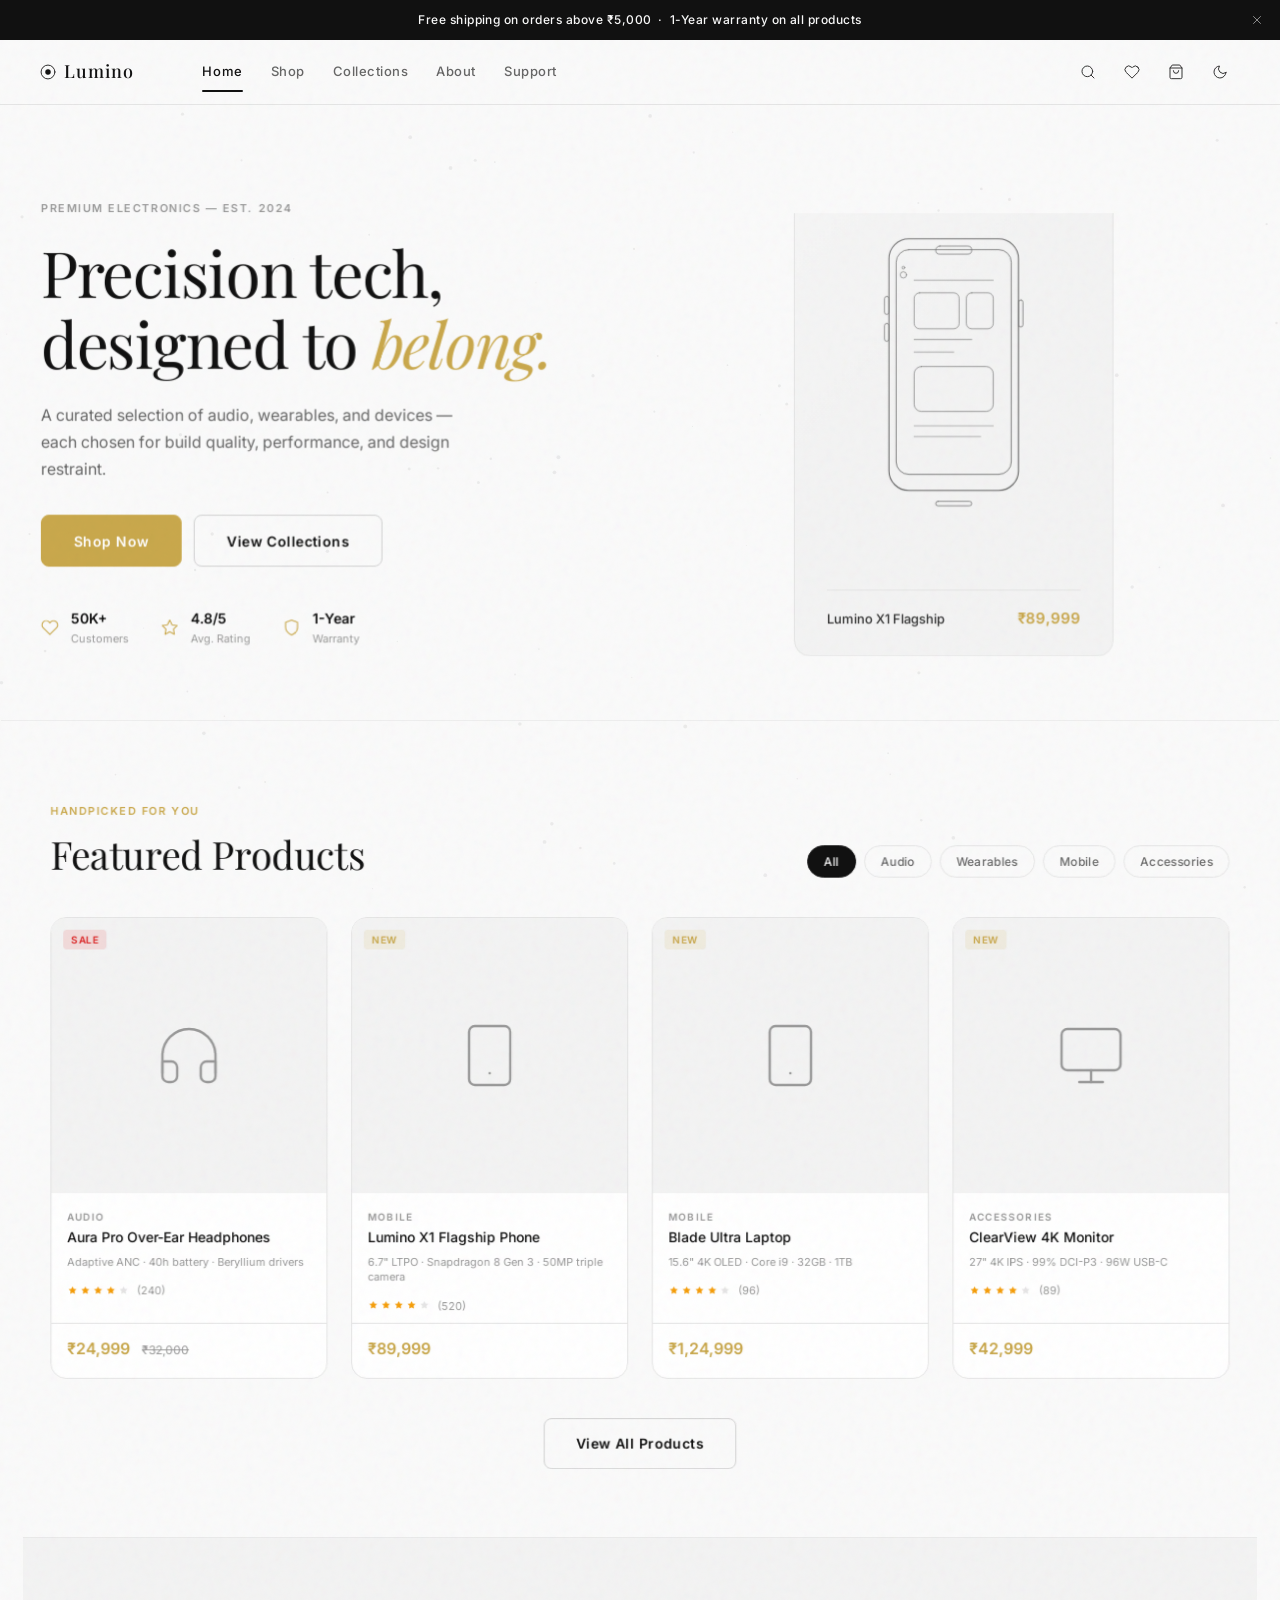
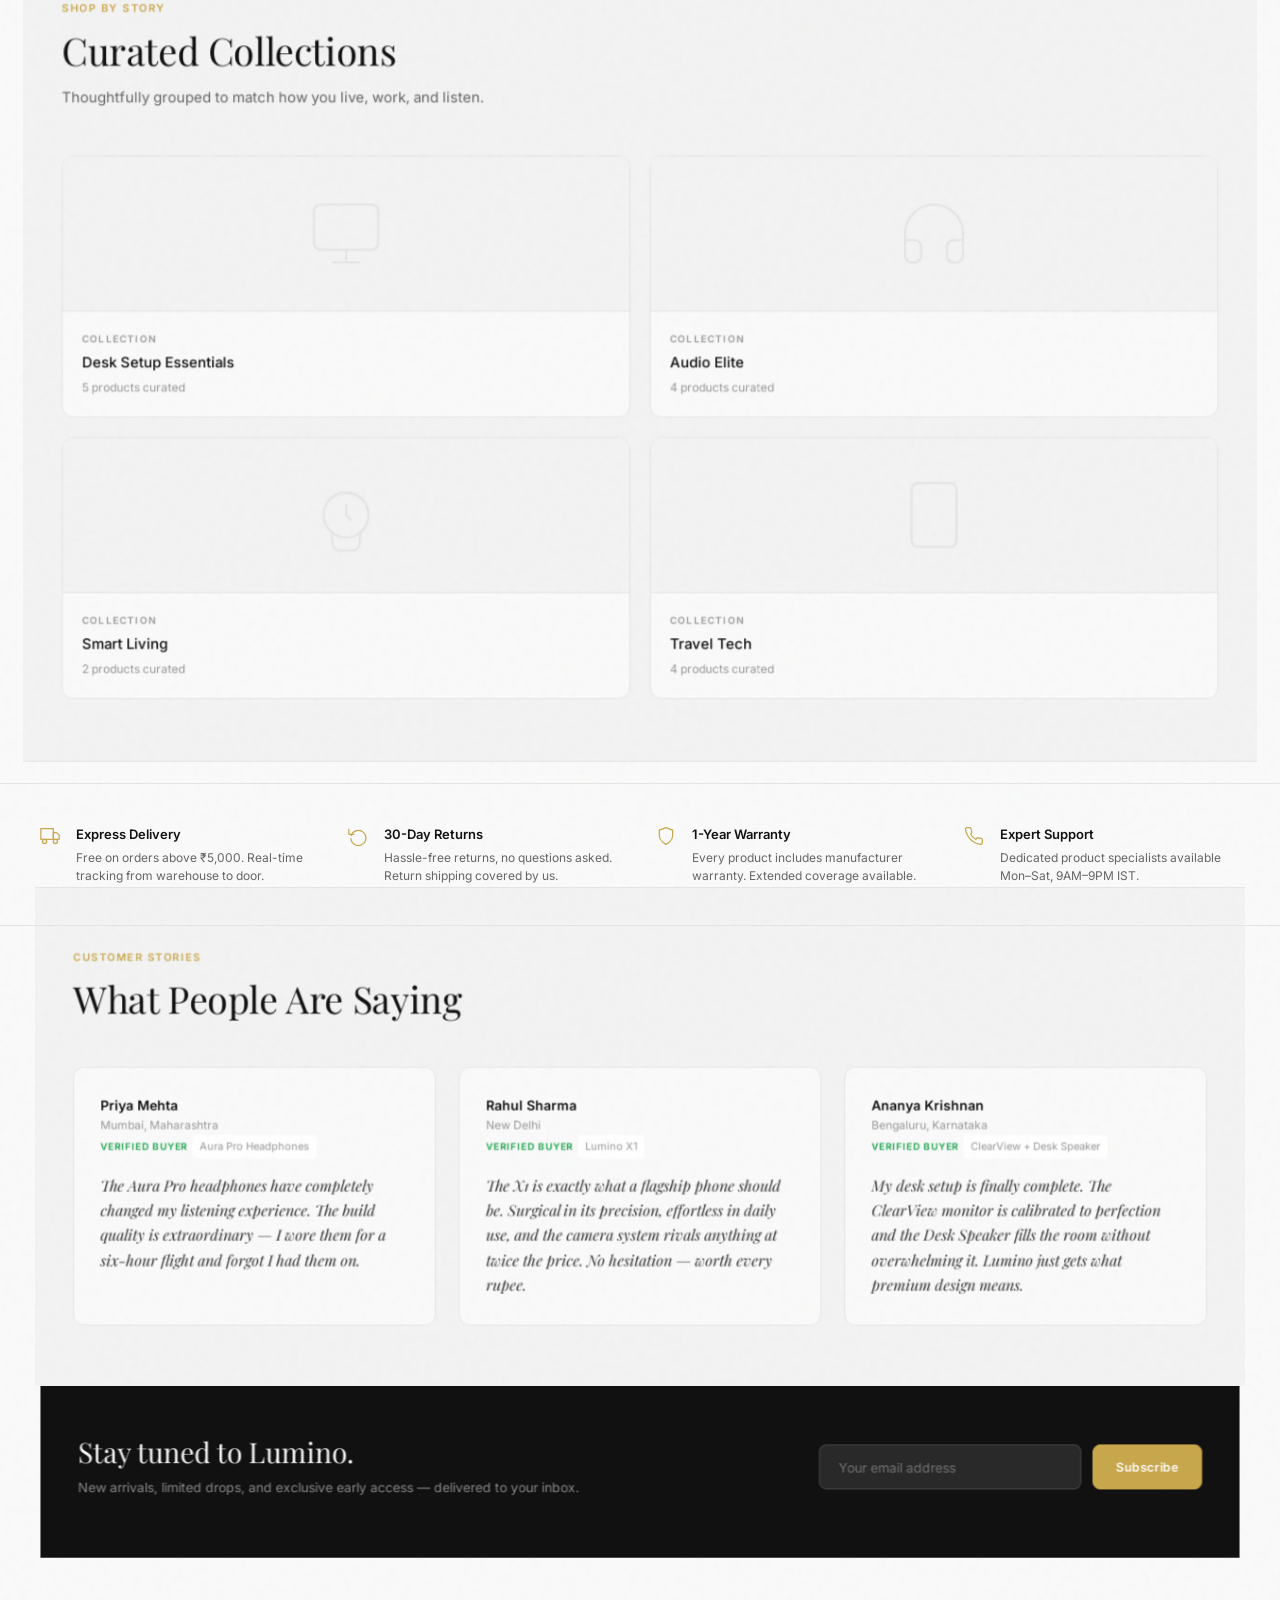
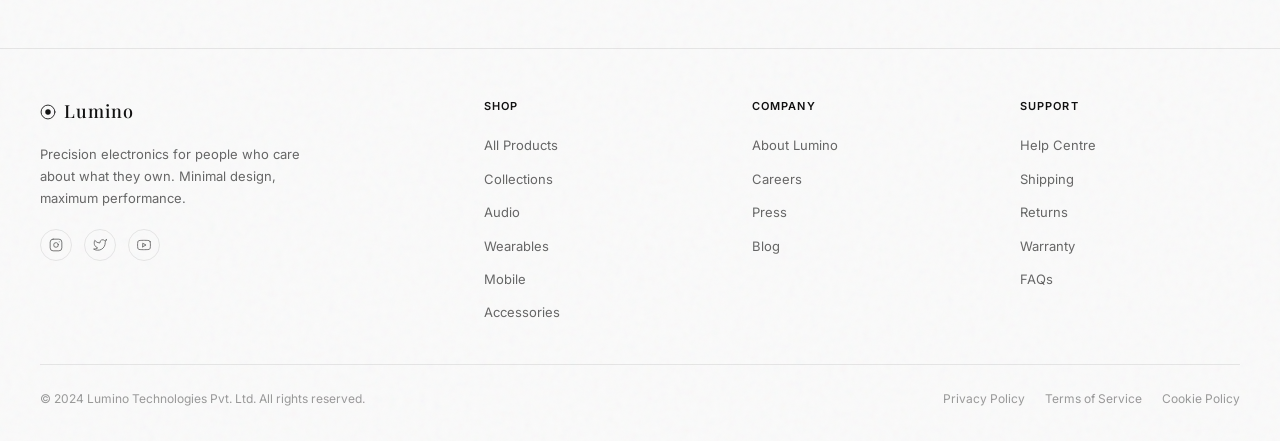
<file: index.html>
<!DOCTYPE html>
<html lang="en" data-theme="light">
<head>
  <meta charset="UTF-8">
  <meta name="viewport" content="width=device-width, initial-scale=1.0">
  <meta name="description" content="LUMINO — Premium electronics and gadgets. Precision tech, designed to belong. Shop audio, wearables, mobile, and desk accessories.">
  <title>LUMINO — Precision Tech, Designed to Belong</title>
  <link rel="preconnect" href="https://fonts.googleapis.com">
  <link rel="preconnect" href="https://fonts.gstatic.com" crossorigin>
  <link href="https://fonts.googleapis.com/css2?family=Playfair+Display:ital,wght@0,400;0,500;0,600;1,400;1,500&family=Inter:wght@300;400;500;600&display=swap" rel="stylesheet">
  <link rel="stylesheet" href="styles.css">
  <script>(function(){const t=localStorage.getItem('lumino-theme')||'light';document.documentElement.dataset.theme=t;})();</script>
</head>
<body>

  <!-- Announcement Bar -->
  <div class="announce-bar" id="announce-bar">
    <div class="announce-bar__content">
      Free shipping on orders above ₹5,000 &nbsp;·&nbsp; 1-Year warranty on all products
    </div>
    <button class="announce-bar__close" id="announce-close" aria-label="Dismiss">
      <svg viewBox="0 0 24 24"><line x1="18" y1="6" x2="6" y2="18"/><line x1="6" y1="6" x2="18" y2="18"/></svg>
    </button>
  </div>

  <!-- Site Header / Navbar -->
  <header class="site-header">
    <nav class="navbar" role="navigation" aria-label="Main navigation">
      <div class="navbar__inner">

        <!-- Logo -->
        <a href="index.html" class="logo" aria-label="Lumino home">
          <span class="logo__mark">
            <svg width="22" height="22" viewBox="0 0 22 22" fill="none">
              <circle cx="11" cy="11" r="9.5" stroke="currentColor" stroke-width="1.2"/>
              <circle cx="11" cy="11" r="3" fill="currentColor"/>
            </svg>
          </span>
          <span class="logo__name">Lumino</span>
        </a>

        <!-- Nav Links -->
        <div class="nav-links">
          <a href="index.html" class="nav-link active">Home</a>
          <a href="shop.html" class="nav-link">Shop</a>
          <a href="collections.html" class="nav-link">Collections</a>
          <a href="about.html" class="nav-link">About</a>
          <a href="support.html" class="nav-link">Support</a>
        </div>

        <!-- Actions -->
        <div class="nav-actions">
          <button class="nav-icon-btn" id="search-btn" aria-label="Search">
            <svg viewBox="0 0 24 24"><circle cx="11" cy="11" r="8"/><line x1="21" y1="21" x2="16.65" y2="16.65"/></svg>
          </button>
          <button class="nav-icon-btn" aria-label="Wishlist">
            <svg viewBox="0 0 24 24"><path d="M20.84 4.61a5.5 5.5 0 0 0-7.78 0L12 5.67l-1.06-1.06a5.5 5.5 0 0 0-7.78 7.78l1.06 1.06L12 21.23l7.78-7.78 1.06-1.06a5.5 5.5 0 0 0 0-7.78z"/></svg>
            <span class="nav-badge wishlist-badge"></span>
          </button>
          <button class="nav-icon-btn" id="cart-btn" aria-label="Shopping cart">
            <svg viewBox="0 0 24 24"><path d="M6 2L3 6v14a2 2 0 0 0 2 2h14a2 2 0 0 0 2-2V6l-3-4z"/><line x1="3" y1="6" x2="21" y2="6"/><path d="M16 10a4 4 0 0 1-8 0"/></svg>
            <span class="nav-badge cart-badge"></span>
          </button>
          <button class="nav-icon-btn" id="theme-toggle" aria-label="Toggle theme">
            <svg class="icon-sun" viewBox="0 0 24 24" style="display:none"><circle cx="12" cy="12" r="5"/><line x1="12" y1="1" x2="12" y2="3"/><line x1="12" y1="21" x2="12" y2="23"/><line x1="4.22" y1="4.22" x2="5.64" y2="5.64"/><line x1="18.36" y1="18.36" x2="19.78" y2="19.78"/><line x1="1" y1="12" x2="3" y2="12"/><line x1="21" y1="12" x2="23" y2="12"/><line x1="4.22" y1="19.78" x2="5.64" y2="18.36"/><line x1="18.36" y1="5.64" x2="19.78" y2="4.22"/></svg>
            <svg class="icon-moon" viewBox="0 0 24 24"><path d="M21 12.79A9 9 0 1 1 11.21 3 7 7 0 0 0 21 12.79z"/></svg>
          </button>
          <button class="nav-icon-btn nav-hamburger" id="nav-hamburger" aria-label="Open menu">
            <svg viewBox="0 0 24 24"><line x1="3" y1="6" x2="21" y2="6"/><line x1="3" y1="12" x2="21" y2="12"/><line x1="3" y1="18" x2="21" y2="18"/></svg>
          </button>
        </div>

      </div>
    </nav>
  </header>

  <!-- Mobile Nav -->
  <div class="mobile-nav" id="mobile-nav">
    <div class="mobile-nav__overlay" id="mobile-nav-overlay"></div>
    <div class="mobile-nav__panel">
      <div class="mobile-nav__header">
        <span class="logo__name">Lumino</span>
        <button class="nav-icon-btn" id="mobile-nav-close" aria-label="Close menu">
          <svg viewBox="0 0 24 24"><line x1="18" y1="6" x2="6" y2="18"/><line x1="6" y1="6" x2="18" y2="18"/></svg>
        </button>
      </div>
      <a href="index.html" class="mobile-nav__link active">Home</a>
      <a href="shop.html" class="mobile-nav__link">Shop</a>
      <a href="collections.html" class="mobile-nav__link">Collections</a>
      <a href="about.html" class="mobile-nav__link">About</a>
      <a href="support.html" class="mobile-nav__link">Support</a>
      <div class="mobile-nav__divider"></div>
      <a href="cart.html" class="mobile-nav__link">Cart</a>
    </div>
  </div>

  <!-- Search Overlay -->
  <div class="search-overlay" id="search-overlay" role="dialog" aria-label="Search">
    <div class="search-overlay__header">
      <span class="search-overlay__logo">Lumino</span>
      <div class="search-overlay__input-wrap">
        <svg class="search-overlay__icon" viewBox="0 0 24 24"><circle cx="11" cy="11" r="8"/><line x1="21" y1="21" x2="16.65" y2="16.65"/></svg>
        <input type="text" class="search-overlay__input" id="search-input" placeholder="Search products, categories..." autocomplete="off">
      </div>
      <button class="btn btn-ghost btn-sm" id="search-close">Close</button>
    </div>
    <div class="search-overlay__body" id="search-results"></div>
  </div>

  <!-- Cart Drawer -->
  <div class="cart-drawer" id="cart-drawer" role="dialog" aria-label="Shopping cart">
    <div class="cart-drawer__overlay" id="cart-drawer-overlay"></div>
    <div class="cart-drawer__panel">
      <div class="cart-drawer__header">
        <span class="cart-drawer__title">Cart <span class="cart-drawer__count" id="cart-drawer-count">(0)</span></span>
        <button class="nav-icon-btn" id="cart-drawer-close" aria-label="Close cart">
          <svg viewBox="0 0 24 24"><line x1="18" y1="6" x2="6" y2="18"/><line x1="6" y1="6" x2="18" y2="18"/></svg>
        </button>
      </div>
      <div class="cart-drawer__body" id="cart-drawer-body"></div>
      <div class="cart-drawer__footer" id="cart-drawer-footer" style="display:none;">
        <div class="cart-drawer__subtotal">
          <span class="cart-drawer__subtotal-label">Subtotal</span>
          <span class="cart-drawer__subtotal-value" id="cart-drawer-subtotal">₹0</span>
        </div>
        <div id="cart-drawer-ship-msg" class="cart-drawer__ship-msg"></div>
        <a href="cart.html" class="btn btn-outline btn-full">View Cart</a>
        <a href="checkout.html" class="btn btn-primary btn-full">Checkout</a>
      </div>
    </div>
  </div>

  <!-- ====================================================
       MAIN CONTENT
       ==================================================== -->
  <main>

    <!-- Hero -->
    <section class="hero">
      <div class="container">
        <div class="hero__inner">

          <!-- Text -->
          <div class="hero__text z-push" style="transform: translateZ(-80px)">
            <span class="hero__eyebrow">Premium Electronics — Est. 2024</span>
            <h1 class="hero__headline">
              Precision tech,<br>
              designed to <em>belong.</em>
            </h1>
            <p class="hero__desc">
              A curated selection of audio, wearables, and devices — each chosen for build quality, performance, and design restraint.
            </p>
            <div class="hero__actions">
              <a href="shop.html" class="btn btn-primary btn-lg">Shop Now</a>
              <a href="collections.html" class="btn btn-outline btn-lg">View Collections</a>
            </div>
            <!-- Stats -->
            <div class="hero__stats">
              <div class="hero__stat">
                <svg viewBox="0 0 24 24"><path d="M20.84 4.61a5.5 5.5 0 0 0-7.78 0L12 5.67l-1.06-1.06a5.5 5.5 0 0 0-7.78 7.78l1.06 1.06L12 21.23l7.78-7.78 1.06-1.06a5.5 5.5 0 0 0 0-7.78z"/></svg>
                <div class="hero__stat-text">
                  <strong>50K+</strong>
                  <span>Customers</span>
                </div>
              </div>
              <div class="hero__stat">
                <svg viewBox="0 0 24 24"><polygon points="12 2 15.09 8.26 22 9.27 17 14.14 18.18 21.02 12 17.77 5.82 21.02 7 14.14 2 9.27 8.91 8.26 12 2"/></svg>
                <div class="hero__stat-text">
                  <strong>4.8/5</strong>
                  <span>Avg. Rating</span>
                </div>
              </div>
              <div class="hero__stat">
                <svg viewBox="0 0 24 24"><path d="M12 22s8-4 8-10V5l-8-3-8 3v7c0 6 8 10 8 10z"/></svg>
                <div class="hero__stat-text">
                  <strong>1-Year</strong>
                  <span>Warranty</span>
                </div>
              </div>
            </div>
          </div>

          <!-- Product Visual -->
          <div class="hero__visual z-pop-3" style="transform: translateZ(120px)">
            <div class="hero__product-frame">
              <!-- Lumino X1 Hero Visual -->
              <svg class="hero-product-svg" viewBox="0 0 200 380" stroke-linecap="round" stroke-linejoin="round">
                <!-- Phone body -->
                <rect x="28" y="12" width="144" height="280" rx="22" ry="22" stroke-width="1.2"/>
                <!-- Screen -->
                <rect x="36" y="24" width="128" height="250" rx="14" ry="14" stroke-width="0.9"/>
                <!-- Pill camera -->
                <rect x="80" y="20" width="40" height="9" rx="4.5" stroke-width="0.8"/>
                <!-- Home indicator -->
                <rect x="80" y="304" width="40" height="5" rx="2.5" stroke-width="0.8"/>
                <!-- Buttons right -->
                <rect x="172" y="80" width="5" height="30" rx="2.5" stroke-width="0.8"/>
                <!-- Buttons left -->
                <rect x="23" y="76" width="5" height="20" rx="2.5" stroke-width="0.8"/>
                <rect x="23" y="106" width="5" height="20" rx="2.5" stroke-width="0.8"/>
                <!-- Screen UI lines -->
                <line x1="56" y1="58" x2="144" y2="58" stroke-width="0.6"/>
                <rect x="56" y="72" width="50" height="40" rx="6" stroke-width="0.7"/>
                <rect x="114" y="72" width="30" height="40" rx="6" stroke-width="0.7"/>
                <line x1="56" y1="124" x2="120" y2="124" stroke-width="0.7"/>
                <line x1="56" y1="138" x2="100" y2="138" stroke-width="0.6"/>
                <rect x="56" y="154" width="88" height="50" rx="8" stroke-width="0.7"/>
                <line x1="56" y1="220" x2="144" y2="220" stroke-width="0.5"/>
                <line x1="56" y1="232" x2="130" y2="232" stroke-width="0.5"/>
                <!-- Camera system -->
                <circle cx="44" cy="52" r="3.5" stroke-width="0.7"/>
                <circle cx="44" cy="44" r="1.5" stroke-width="0.7"/>
              </svg>
              <div class="hero__product-label">
                <span class="hero__product-label-name">Lumino X1 Flagship</span>
                <span class="hero__product-label-price">₹89,999</span>
              </div>
            </div>
          </div>

        </div>
      </div>
    </section>

    <!-- Featured Products -->
    <section class="section">
      <div class="container">
        <div class="section-header--split">
          <div>
            <span class="section-eyebrow">Handpicked for You</span>
            <h2 class="section-title">Featured Products</h2>
          </div>
          <div class="filter-pills" role="group" aria-label="Filter products">
            <button class="filter-pill active" data-cat="All">All</button>
            <button class="filter-pill" data-cat="Audio">Audio</button>
            <button class="filter-pill" data-cat="Wearables">Wearables</button>
            <button class="filter-pill" data-cat="Mobile">Mobile</button>
            <button class="filter-pill" data-cat="Accessories">Accessories</button>
          </div>
        </div>
        <div class="products-grid" id="featured-grid"></div>
        <div style="text-align:center;margin-top:var(--sp-10)">
          <a href="shop.html" class="btn btn-outline btn-lg">View All Products</a>
        </div>
      </div>
    </section>

    <!-- Collections -->
    <section class="section" style="background:var(--c-bg-alt);border-top:1px solid var(--c-border);border-bottom:1px solid var(--c-border)">
      <div class="container">
        <div class="section-header">
          <span class="section-eyebrow">Shop by Story</span>
          <h2 class="section-title">Curated Collections</h2>
          <p class="section-desc">Thoughtfully grouped to match how you live, work, and listen.</p>
        </div>
        <div class="collections-grid">
          <a href="collections.html" class="collection-card">
            <div class="collection-card__bg">
              <svg viewBox="0 0 24 24" fill="none" stroke-width="0.7" stroke-linecap="round" stroke-linejoin="round"><rect x="2" y="3" width="20" height="14" rx="2"/><line x1="8" y1="21" x2="16" y2="21"/><line x1="12" y1="17" x2="12" y2="21"/></svg>
            </div>
            <div class="collection-card__content">
              <div class="collection-card__label">Collection</div>
              <div class="collection-card__title">Desk Setup Essentials</div>
              <div class="collection-card__sub">5 products curated</div>
            </div>
          </a>
          <a href="collections.html" class="collection-card">
            <div class="collection-card__bg">
              <svg viewBox="0 0 24 24" fill="none" stroke-width="0.7" stroke-linecap="round" stroke-linejoin="round"><path d="M3 18v-6a9 9 0 0 1 18 0v6"/><path d="M21 19a2 2 0 0 1-2 2h-1a2 2 0 0 1-2-2v-3a2 2 0 0 1 2-2h3zM3 19a2 2 0 0 0 2 2h1a2 2 0 0 0 2-2v-3a2 2 0 0 0-2-2H3z"/></svg>
            </div>
            <div class="collection-card__content">
              <div class="collection-card__label">Collection</div>
              <div class="collection-card__title">Audio Elite</div>
              <div class="collection-card__sub">4 products curated</div>
            </div>
          </a>
          <a href="collections.html" class="collection-card">
            <div class="collection-card__bg">
              <svg viewBox="0 0 24 24" fill="none" stroke-width="0.7" stroke-linecap="round" stroke-linejoin="round"><circle cx="12" cy="12" r="7"/><polyline points="12 9 12 12 13.5 13.5"/><path d="M16.51 17.35l-.35 3.83a2 2 0 0 1-2 1.82H9.83a2 2 0 0 1-2-1.82l-.35-3.83"/></svg>
            </div>
            <div class="collection-card__content">
              <div class="collection-card__label">Collection</div>
              <div class="collection-card__title">Smart Living</div>
              <div class="collection-card__sub">2 products curated</div>
            </div>
          </a>
          <a href="collections.html" class="collection-card">
            <div class="collection-card__bg">
              <svg viewBox="0 0 24 24" fill="none" stroke-width="0.7" stroke-linecap="round" stroke-linejoin="round"><rect x="5" y="2" width="14" height="20" rx="2"/><line x1="12" y1="18" x2="12.01" y2="18"/></svg>
            </div>
            <div class="collection-card__content">
              <div class="collection-card__label">Collection</div>
              <div class="collection-card__title">Travel Tech</div>
              <div class="collection-card__sub">4 products curated</div>
            </div>
          </a>
        </div>
      </div>
    </section>

    <!-- Value Strip -->
    <div class="value-strip">
      <div class="container">
        <div class="value-strip__inner">
          <div class="value-item">
            <svg viewBox="0 0 24 24"><rect x="1" y="3" width="15" height="13"/><polygon points="16 8 20 8 23 11 23 16 16 16 16 8"/><circle cx="5.5" cy="18.5" r="2.5"/><circle cx="18.5" cy="18.5" r="2.5"/></svg>
            <div>
              <div class="value-item__label">Express Delivery</div>
              <div class="value-item__desc">Free on orders above ₹5,000. Real-time tracking from warehouse to door.</div>
            </div>
          </div>
          <div class="value-item">
            <svg viewBox="0 0 24 24"><polyline points="1 4 1 10 7 10"/><path d="M3.51 15a9 9 0 1 0 .49-3.6"/></svg>
            <div>
              <div class="value-item__label">30-Day Returns</div>
              <div class="value-item__desc">Hassle-free returns, no questions asked. Return shipping covered by us.</div>
            </div>
          </div>
          <div class="value-item">
            <svg viewBox="0 0 24 24"><path d="M12 22s8-4 8-10V5l-8-3-8 3v7c0 6 8 10 8 10z"/></svg>
            <div>
              <div class="value-item__label">1-Year Warranty</div>
              <div class="value-item__desc">Every product includes manufacturer warranty. Extended coverage available.</div>
            </div>
          </div>
          <div class="value-item">
            <svg viewBox="0 0 24 24"><path d="M22 16.92v3a2 2 0 0 1-2.18 2 19.79 19.79 0 0 1-8.63-3.07A19.5 19.5 0 0 1 4.69 12a19.79 19.79 0 0 1-3.07-8.67A2 2 0 0 1 3.6 2h3a2 2 0 0 1 2 1.72c.127.96.361 1.903.7 2.81a2 2 0 0 1-.45 2.11L8.09 9.91a16 16 0 0 0 6 6l1.27-1.27a2 2 0 0 1 2.11-.45c.907.339 1.85.573 2.81.7A2 2 0 0 1 22 16.92z"/></svg>
            <div>
              <div class="value-item__label">Expert Support</div>
              <div class="value-item__desc">Dedicated product specialists available Mon–Sat, 9AM–9PM IST.</div>
            </div>
          </div>
        </div>
      </div>
    </div>

    <!-- Testimonials -->
    <section class="section testimonials-section">
      <div class="container">
        <div class="section-header">
          <span class="section-eyebrow">Customer Stories</span>
          <h2 class="section-title">What People Are Saying</h2>
        </div>
        <div class="testimonial-list">
          <div class="testimonial-item">
            <div class="testimonial-meta">
              <div class="testimonial-name">Priya Mehta</div>
              <div class="testimonial-location">Mumbai, Maharashtra</div>
              <div class="testimonial-verified">Verified Buyer</div>
              <div class="testimonial-product">Aura Pro Headphones</div>
            </div>
            <blockquote class="testimonial-quote">The Aura Pro headphones have completely changed my listening experience. The build quality is extraordinary — I wore them for a six-hour flight and forgot I had them on.</blockquote>
          </div>
          <div class="testimonial-item">
            <div class="testimonial-meta">
              <div class="testimonial-name">Rahul Sharma</div>
              <div class="testimonial-location">New Delhi</div>
              <div class="testimonial-verified">Verified Buyer</div>
              <div class="testimonial-product">Lumino X1</div>
            </div>
            <blockquote class="testimonial-quote">The X1 is exactly what a flagship phone should be. Surgical in its precision, effortless in daily use, and the camera system rivals anything at twice the price. No hesitation — worth every rupee.</blockquote>
          </div>
          <div class="testimonial-item">
            <div class="testimonial-meta">
              <div class="testimonial-name">Ananya Krishnan</div>
              <div class="testimonial-location">Bengaluru, Karnataka</div>
              <div class="testimonial-verified">Verified Buyer</div>
              <div class="testimonial-product">ClearView + Desk Speaker</div>
            </div>
            <blockquote class="testimonial-quote">My desk setup is finally complete. The ClearView monitor is calibrated to perfection and the Desk Speaker fills the room without overwhelming it. Lumino just gets what premium design means.</blockquote>
          </div>
        </div>
      </div>
    </section>

    <!-- Newsletter -->
    <section class="section newsletter">
      <div class="container">
        <div class="newsletter__inner">
          <div class="newsletter__text">
            <h2 class="newsletter__title">Stay tuned to Lumino.</h2>
            <p class="newsletter__desc">New arrivals, limited drops, and exclusive early access — delivered to your inbox.</p>
          </div>
          <form class="newsletter__form" id="newsletter-form" novalidate>
            <input type="email" class="newsletter__input" placeholder="Your email address" required aria-label="Email for newsletter">
            <button type="submit" class="btn btn-primary" style="height:48px;border-radius:var(--r-md)">Subscribe</button>
          </form>
        </div>
      </div>
    </section>

  </main>

  <!-- Footer -->
  <footer class="footer">
    <div class="container">
      <div class="footer__main">
        <div class="footer__brand">
          <a href="index.html" class="logo">
            <span class="logo__mark">
              <svg width="20" height="20" viewBox="0 0 22 22" fill="none">
                <circle cx="11" cy="11" r="9.5" stroke="currentColor" stroke-width="1.2"/>
                <circle cx="11" cy="11" r="3" fill="currentColor"/>
              </svg>
            </span>
            <span class="logo__name">Lumino</span>
          </a>
          <p class="footer__brand-desc">Precision electronics for people who care about what they own. Minimal design, maximum performance.</p>
          <div class="footer__socials">
            <a href="#" class="footer__social" aria-label="Instagram">
              <svg viewBox="0 0 24 24"><rect x="2" y="2" width="20" height="20" rx="5" ry="5"/><path d="M16 11.37A4 4 0 1 1 12.63 8 4 4 0 0 1 16 11.37z"/><line x1="17.5" y1="6.5" x2="17.51" y2="6.5"/></svg>
            </a>
            <a href="#" class="footer__social" aria-label="Twitter">
              <svg viewBox="0 0 24 24"><path d="M23 3a10.9 10.9 0 0 1-3.14 1.53 4.48 4.48 0 0 0-7.86 3v1A10.66 10.66 0 0 1 3 4s-4 9 5 13a11.64 11.64 0 0 1-7 2c9 5 20 0 20-11.5a4.5 4.5 0 0 0-.08-.83A7.72 7.72 0 0 0 23 3z"/></svg>
            </a>
            <a href="#" class="footer__social" aria-label="YouTube">
              <svg viewBox="0 0 24 24"><path d="M22.54 6.42a2.78 2.78 0 0 0-1.95-1.96C18.88 4 12 4 12 4s-6.88 0-8.59.46a2.78 2.78 0 0 0-1.95 1.96A29 29 0 0 0 1 12a29 29 0 0 0 .46 5.58A2.78 2.78 0 0 0 3.41 19.6C5.12 20 12 20 12 20s6.88 0 8.59-.46a2.78 2.78 0 0 0 1.95-1.95A29 29 0 0 0 23 12a29 29 0 0 0-.46-5.58z"/><polygon points="9.75 15.02 15.5 12 9.75 8.98 9.75 15.02"/></svg>
            </a>
          </div>
        </div>
        <div>
          <div class="footer__col-title">Shop</div>
          <div class="footer__links">
            <a href="shop.html" class="footer__link">All Products</a>
            <a href="collections.html" class="footer__link">Collections</a>
            <a href="shop.html" class="footer__link">Audio</a>
            <a href="shop.html" class="footer__link">Wearables</a>
            <a href="shop.html" class="footer__link">Mobile</a>
            <a href="shop.html" class="footer__link">Accessories</a>
          </div>
        </div>
        <div>
          <div class="footer__col-title">Company</div>
          <div class="footer__links">
            <a href="about.html" class="footer__link">About Lumino</a>
            <a href="#" class="footer__link">Careers</a>
            <a href="#" class="footer__link">Press</a>
            <a href="#" class="footer__link">Blog</a>
          </div>
        </div>
        <div>
          <div class="footer__col-title">Support</div>
          <div class="footer__links">
            <a href="support.html" class="footer__link">Help Centre</a>
            <a href="support.html" class="footer__link">Shipping</a>
            <a href="support.html" class="footer__link">Returns</a>
            <a href="support.html" class="footer__link">Warranty</a>
            <a href="support.html" class="footer__link">FAQs</a>
          </div>
        </div>
      </div>
      <div class="footer__bottom">
        <div class="footer__copy">© 2024 Lumino Technologies Pvt. Ltd. All rights reserved.</div>
        <div class="footer__policy-links">
          <a href="#" class="footer__policy-link">Privacy Policy</a>
          <a href="#" class="footer__policy-link">Terms of Service</a>
          <a href="#" class="footer__policy-link">Cookie Policy</a>
        </div>
      </div>
    </div>
  </footer>

  <!-- Toast Container -->
  <div class="toast-container" id="toast-container"></div>

  <script src="app.js"></script>
</body>
</html>
</file>
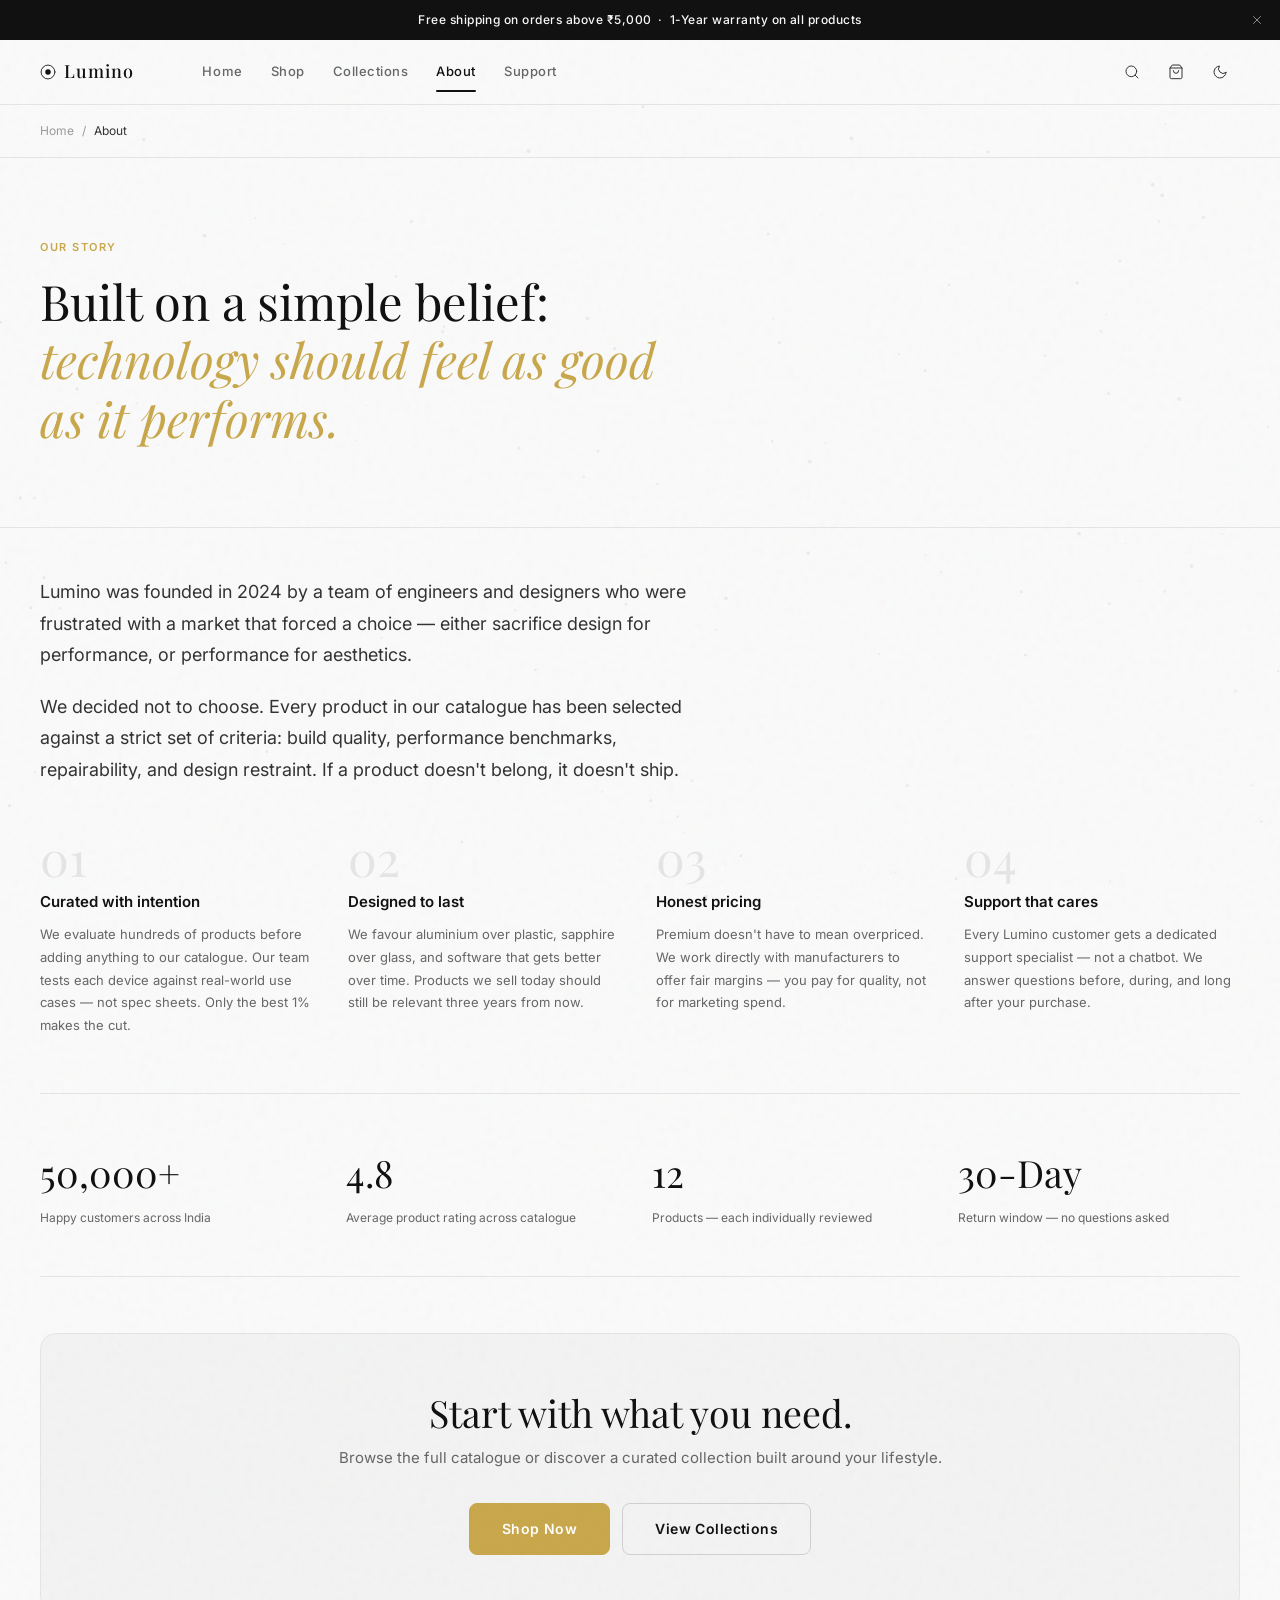
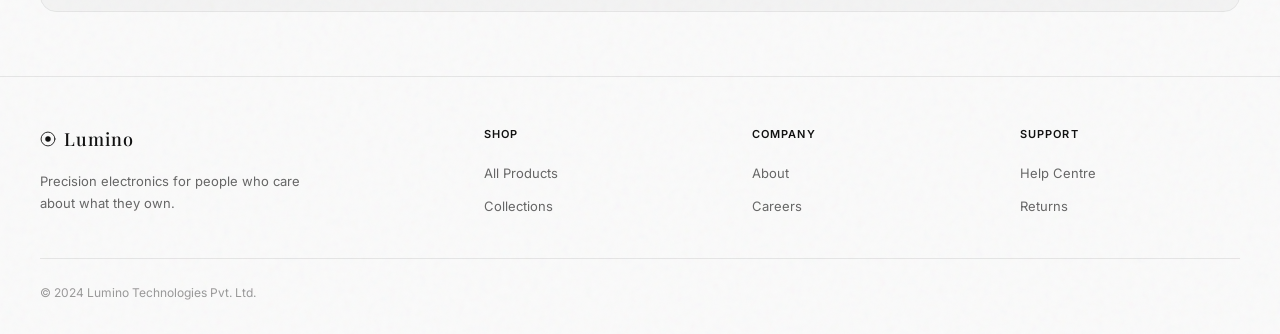
<file: about.html>
<!DOCTYPE html>
<html lang="en" data-theme="light">
<head>
  <meta charset="UTF-8">
  <meta name="viewport" content="width=device-width, initial-scale=1.0">
  <meta name="description" content="About LUMINO — our story, values, and the thinking behind our curated electronics brand.">
  <title>About — LUMINO</title>
  <link rel="preconnect" href="https://fonts.googleapis.com">
  <link rel="preconnect" href="https://fonts.gstatic.com" crossorigin>
  <link href="https://fonts.googleapis.com/css2?family=Playfair+Display:ital,wght@0,400;0,500;0,600;1,400;1,500&family=Inter:wght@300;400;500;600&display=swap" rel="stylesheet">
  <link rel="stylesheet" href="styles.css">
  <script>(function(){const t=localStorage.getItem('lumino-theme')||'light';document.documentElement.dataset.theme=t;})();</script>
</head>
<body>

  <!-- Announcement Bar -->
  <div class="announce-bar" id="announce-bar"><div class="announce-bar__content">Free shipping on orders above ₹5,000 &nbsp;·&nbsp; 1-Year warranty on all products</div><button class="announce-bar__close" id="announce-close"><svg viewBox="0 0 24 24"><line x1="18" y1="6" x2="6" y2="18"/><line x1="6" y1="6" x2="18" y2="18"/></svg></button></div>

  <!-- Navbar -->
  <header class="site-header">
    <nav class="navbar">
      <div class="navbar__inner">
        <a href="index.html" class="logo"><span class="logo__mark"><svg width="22" height="22" viewBox="0 0 22 22" fill="none"><circle cx="11" cy="11" r="9.5" stroke="currentColor" stroke-width="1.2"/><circle cx="11" cy="11" r="3" fill="currentColor"/></svg></span><span class="logo__name">Lumino</span></a>
        <div class="nav-links"><a href="index.html" class="nav-link">Home</a><a href="shop.html" class="nav-link">Shop</a><a href="collections.html" class="nav-link">Collections</a><a href="about.html" class="nav-link active">About</a><a href="support.html" class="nav-link">Support</a></div>
        <div class="nav-actions">
          <button class="nav-icon-btn" id="search-btn"><svg viewBox="0 0 24 24"><circle cx="11" cy="11" r="8"/><line x1="21" y1="21" x2="16.65" y2="16.65"/></svg></button>
          <button class="nav-icon-btn" id="cart-btn"><svg viewBox="0 0 24 24"><path d="M6 2L3 6v14a2 2 0 0 0 2 2h14a2 2 0 0 0 2-2V6l-3-4z"/><line x1="3" y1="6" x2="21" y2="6"/><path d="M16 10a4 4 0 0 1-8 0"/></svg><span class="nav-badge cart-badge"></span></button>
          <button class="nav-icon-btn" id="theme-toggle"><svg class="icon-sun" viewBox="0 0 24 24" style="display:none"><circle cx="12" cy="12" r="5"/><line x1="12" y1="1" x2="12" y2="3"/><line x1="12" y1="21" x2="12" y2="23"/></svg><svg class="icon-moon" viewBox="0 0 24 24"><path d="M21 12.79A9 9 0 1 1 11.21 3 7 7 0 0 0 21 12.79z"/></svg></button>
          <button class="nav-icon-btn nav-hamburger" id="nav-hamburger"><svg viewBox="0 0 24 24"><line x1="3" y1="6" x2="21" y2="6"/><line x1="3" y1="12" x2="21" y2="12"/><line x1="3" y1="18" x2="21" y2="18"/></svg></button>
        </div>
      </div>
    </nav>
  </header>

  <!-- Mobile Nav -->
  <div class="mobile-nav" id="mobile-nav"><div class="mobile-nav__overlay" id="mobile-nav-overlay"></div><div class="mobile-nav__panel"><div class="mobile-nav__header"><span class="logo__name">Lumino</span><button class="nav-icon-btn" id="mobile-nav-close"><svg viewBox="0 0 24 24"><line x1="18" y1="6" x2="6" y2="18"/><line x1="6" y1="6" x2="18" y2="18"/></svg></button></div><a href="index.html" class="mobile-nav__link">Home</a><a href="shop.html" class="mobile-nav__link">Shop</a><a href="collections.html" class="mobile-nav__link">Collections</a><a href="about.html" class="mobile-nav__link active">About</a><a href="support.html" class="mobile-nav__link">Support</a></div></div>

  <!-- Search Overlay -->
  <div class="search-overlay" id="search-overlay"><div class="search-overlay__header"><span class="search-overlay__logo">Lumino</span><div class="search-overlay__input-wrap"><svg class="search-overlay__icon" viewBox="0 0 24 24"><circle cx="11" cy="11" r="8"/><line x1="21" y1="21" x2="16.65" y2="16.65"/></svg><input type="text" class="search-overlay__input" id="search-input" placeholder="Search products..." autocomplete="off"></div><button class="btn btn-ghost btn-sm" id="search-close">Close</button></div><div class="search-overlay__body" id="search-results"></div></div>

  <!-- Cart Drawer -->
  <div class="cart-drawer" id="cart-drawer"><div class="cart-drawer__overlay" id="cart-drawer-overlay"></div><div class="cart-drawer__panel"><div class="cart-drawer__header"><span class="cart-drawer__title">Cart <span class="cart-drawer__count" id="cart-drawer-count">(0)</span></span><button class="nav-icon-btn" id="cart-drawer-close"><svg viewBox="0 0 24 24"><line x1="18" y1="6" x2="6" y2="18"/><line x1="6" y1="6" x2="18" y2="18"/></svg></button></div><div class="cart-drawer__body" id="cart-drawer-body"></div><div class="cart-drawer__footer" id="cart-drawer-footer" style="display:none"><div class="cart-drawer__subtotal"><span>Subtotal</span><span id="cart-drawer-subtotal">₹0</span></div><a href="cart.html" class="btn btn-outline btn-full">View Cart</a><a href="checkout.html" class="btn btn-primary btn-full">Checkout</a></div></div></div>

  <!-- Page Top -->
  <div class="page-top"><div class="container"><div class="breadcrumb"><a href="index.html" class="breadcrumb__item">Home</a><span class="breadcrumb__sep">/</span><span class="breadcrumb__item current">About</span></div></div></div>

  <main>

    <!-- About Hero -->
    <div class="about-hero">
      <div class="container">
        <span class="section-eyebrow">Our Story</span>
        <h1 class="about-hero__title">Built on a simple belief:<br><em>technology should feel as good as it performs.</em></h1>
      </div>
    </div>

    <!-- About Content -->
    <div class="container">
      <div class="about-content">

        <div class="about-block about-block--lead">
          <p class="about-lead">Lumino was founded in 2024 by a team of engineers and designers who were frustrated with a market that forced a choice — either sacrifice design for performance, or performance for aesthetics.</p>
          <p class="about-lead">We decided not to choose. Every product in our catalogue has been selected against a strict set of criteria: build quality, performance benchmarks, repairability, and design restraint. If a product doesn't belong, it doesn't ship.</p>
        </div>

        <div class="about-grid">
          <div class="about-grid__item">
            <div class="about-grid__num">01</div>
            <h2 class="about-grid__title">Curated with intention</h2>
            <p class="about-grid__text">We evaluate hundreds of products before adding anything to our catalogue. Our team tests each device against real-world use cases — not spec sheets. Only the best 1% makes the cut.</p>
          </div>
          <div class="about-grid__item">
            <div class="about-grid__num">02</div>
            <h2 class="about-grid__title">Designed to last</h2>
            <p class="about-grid__text">We favour aluminium over plastic, sapphire over glass, and software that gets better over time. Products we sell today should still be relevant three years from now.</p>
          </div>
          <div class="about-grid__item">
            <div class="about-grid__num">03</div>
            <h2 class="about-grid__title">Honest pricing</h2>
            <p class="about-grid__text">Premium doesn't have to mean overpriced. We work directly with manufacturers to offer fair margins — you pay for quality, not for marketing spend.</p>
          </div>
          <div class="about-grid__item">
            <div class="about-grid__num">04</div>
            <h2 class="about-grid__title">Support that cares</h2>
            <p class="about-grid__text">Every Lumino customer gets a dedicated support specialist — not a chatbot. We answer questions before, during, and long after your purchase.</p>
          </div>
        </div>

        <!-- Stats -->
        <div class="about-stats">
          <div class="about-stat">
            <div class="about-stat__num">50,000+</div>
            <div class="about-stat__label">Happy customers across India</div>
          </div>
          <div class="about-stat">
            <div class="about-stat__num">4.8</div>
            <div class="about-stat__label">Average product rating across catalogue</div>
          </div>
          <div class="about-stat">
            <div class="about-stat__num">12</div>
            <div class="about-stat__label">Products — each individually reviewed</div>
          </div>
          <div class="about-stat">
            <div class="about-stat__num">30-Day</div>
            <div class="about-stat__label">Return window — no questions asked</div>
          </div>
        </div>

        <!-- CTA -->
        <div class="about-cta">
          <h2 class="about-cta__title">Start with what you need.</h2>
          <p class="about-cta__sub">Browse the full catalogue or discover a curated collection built around your lifestyle.</p>
          <div class="about-cta__btns">
            <a href="shop.html" class="btn btn-primary btn-lg">Shop Now</a>
            <a href="collections.html" class="btn btn-outline btn-lg">View Collections</a>
          </div>
        </div>

      </div>
    </div>
  </main>

  <!-- Footer -->
  <footer class="footer">
    <div class="container">
      <div class="footer__main">
        <div class="footer__brand"><a href="index.html" class="logo"><span class="logo__mark"><svg width="20" height="20" viewBox="0 0 22 22" fill="none"><circle cx="11" cy="11" r="9.5" stroke="currentColor" stroke-width="1.2"/><circle cx="11" cy="11" r="3" fill="currentColor"/></svg></span><span class="logo__name">Lumino</span></a><p class="footer__brand-desc">Precision electronics for people who care about what they own.</p></div>
        <div><div class="footer__col-title">Shop</div><div class="footer__links"><a href="shop.html" class="footer__link">All Products</a><a href="collections.html" class="footer__link">Collections</a></div></div>
        <div><div class="footer__col-title">Company</div><div class="footer__links"><a href="about.html" class="footer__link">About</a><a href="#" class="footer__link">Careers</a></div></div>
        <div><div class="footer__col-title">Support</div><div class="footer__links"><a href="support.html" class="footer__link">Help Centre</a><a href="support.html" class="footer__link">Returns</a></div></div>
      </div>
      <div class="footer__bottom"><div class="footer__copy">© 2024 Lumino Technologies Pvt. Ltd.</div></div>
    </div>
  </footer>

  <div class="toast-container" id="toast-container"></div>
  <script src="app.js"></script>
</body>
</html>
</file>
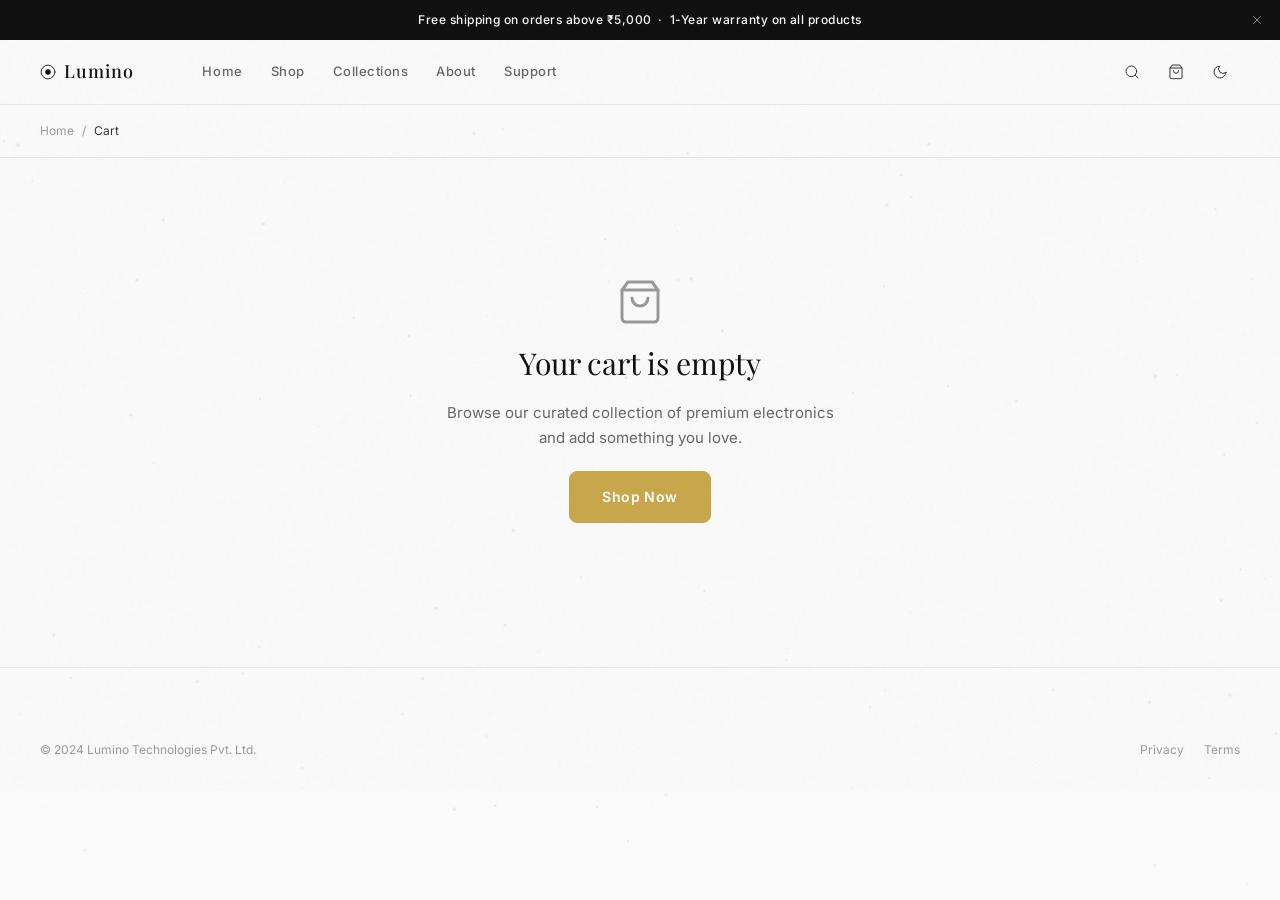
<file: cart.html>
<!DOCTYPE html>
<html lang="en" data-theme="light">
<head>
  <meta charset="UTF-8">
  <meta name="viewport" content="width=device-width, initial-scale=1.0">
  <meta name="description" content="Your LUMINO shopping cart — review items, update quantities, and proceed to secure checkout.">
  <title>Cart — LUMINO</title>
  <link rel="preconnect" href="https://fonts.googleapis.com">
  <link rel="preconnect" href="https://fonts.gstatic.com" crossorigin>
  <link href="https://fonts.googleapis.com/css2?family=Playfair+Display:ital,wght@0,400;0,500;0,600;1,400;1,500&family=Inter:wght@300;400;500;600&display=swap" rel="stylesheet">
  <link rel="stylesheet" href="styles.css">
  <script>(function(){const t=localStorage.getItem('lumino-theme')||'light';document.documentElement.dataset.theme=t;})();</script>
</head>
<body>

  <!-- Announcement Bar -->
  <div class="announce-bar" id="announce-bar">
    <div class="announce-bar__content">Free shipping on orders above ₹5,000 &nbsp;·&nbsp; 1-Year warranty on all products</div>
    <button class="announce-bar__close" id="announce-close" aria-label="Dismiss"><svg viewBox="0 0 24 24"><line x1="18" y1="6" x2="6" y2="18"/><line x1="6" y1="6" x2="18" y2="18"/></svg></button>
  </div>

  <!-- Navbar -->
  <header class="site-header">
    <nav class="navbar">
      <div class="navbar__inner">
        <a href="index.html" class="logo" aria-label="Lumino home"><span class="logo__mark"><svg width="22" height="22" viewBox="0 0 22 22" fill="none"><circle cx="11" cy="11" r="9.5" stroke="currentColor" stroke-width="1.2"/><circle cx="11" cy="11" r="3" fill="currentColor"/></svg></span><span class="logo__name">Lumino</span></a>
        <div class="nav-links"><a href="index.html" class="nav-link">Home</a><a href="shop.html" class="nav-link">Shop</a><a href="collections.html" class="nav-link">Collections</a><a href="about.html" class="nav-link">About</a><a href="support.html" class="nav-link">Support</a></div>
        <div class="nav-actions">
          <button class="nav-icon-btn" id="search-btn" aria-label="Search"><svg viewBox="0 0 24 24"><circle cx="11" cy="11" r="8"/><line x1="21" y1="21" x2="16.65" y2="16.65"/></svg></button>
          <button class="nav-icon-btn" id="cart-btn" aria-label="Cart"><svg viewBox="0 0 24 24"><path d="M6 2L3 6v14a2 2 0 0 0 2 2h14a2 2 0 0 0 2-2V6l-3-4z"/><line x1="3" y1="6" x2="21" y2="6"/><path d="M16 10a4 4 0 0 1-8 0"/></svg><span class="nav-badge cart-badge"></span></button>
          <button class="nav-icon-btn" id="theme-toggle"><svg class="icon-sun" viewBox="0 0 24 24" style="display:none"><circle cx="12" cy="12" r="5"/><line x1="12" y1="1" x2="12" y2="3"/><line x1="12" y1="21" x2="12" y2="23"/></svg><svg class="icon-moon" viewBox="0 0 24 24"><path d="M21 12.79A9 9 0 1 1 11.21 3 7 7 0 0 0 21 12.79z"/></svg></button>
          <button class="nav-icon-btn nav-hamburger" id="nav-hamburger"><svg viewBox="0 0 24 24"><line x1="3" y1="6" x2="21" y2="6"/><line x1="3" y1="12" x2="21" y2="12"/><line x1="3" y1="18" x2="21" y2="18"/></svg></button>
        </div>
      </div>
    </nav>
  </header>

  <!-- Mobile Nav -->
  <div class="mobile-nav" id="mobile-nav"><div class="mobile-nav__overlay" id="mobile-nav-overlay"></div><div class="mobile-nav__panel"><div class="mobile-nav__header"><span class="logo__name">Lumino</span><button class="nav-icon-btn" id="mobile-nav-close"><svg viewBox="0 0 24 24"><line x1="18" y1="6" x2="6" y2="18"/><line x1="6" y1="6" x2="18" y2="18"/></svg></button></div><a href="index.html" class="mobile-nav__link">Home</a><a href="shop.html" class="mobile-nav__link">Shop</a><a href="collections.html" class="mobile-nav__link">Collections</a></div></div>

  <!-- Search Overlay -->
  <div class="search-overlay" id="search-overlay"><div class="search-overlay__header"><span class="search-overlay__logo">Lumino</span><div class="search-overlay__input-wrap"><svg class="search-overlay__icon" viewBox="0 0 24 24"><circle cx="11" cy="11" r="8"/><line x1="21" y1="21" x2="16.65" y2="16.65"/></svg><input type="text" class="search-overlay__input" id="search-input" placeholder="Search products..." autocomplete="off"></div><button class="btn btn-ghost btn-sm" id="search-close">Close</button></div><div class="search-overlay__body" id="search-results"></div></div>

  <!-- Cart Drawer -->
  <div class="cart-drawer" id="cart-drawer"><div class="cart-drawer__overlay" id="cart-drawer-overlay"></div><div class="cart-drawer__panel"><div class="cart-drawer__header"><span class="cart-drawer__title">Cart <span class="cart-drawer__count" id="cart-drawer-count">(0)</span></span><button class="nav-icon-btn" id="cart-drawer-close"><svg viewBox="0 0 24 24"><line x1="18" y1="6" x2="6" y2="18"/><line x1="6" y1="6" x2="18" y2="18"/></svg></button></div><div class="cart-drawer__body" id="cart-drawer-body"></div><div class="cart-drawer__footer" id="cart-drawer-footer" style="display:none"><div class="cart-drawer__subtotal"><span>Subtotal</span><span id="cart-drawer-subtotal">₹0</span></div><a href="cart.html" class="btn btn-outline btn-full">View Cart</a><a href="checkout.html" class="btn btn-primary btn-full">Checkout</a></div></div></div>

  <!-- Page Top -->
  <div class="page-top">
    <div class="container">
      <div class="breadcrumb"><a href="index.html" class="breadcrumb__item">Home</a><span class="breadcrumb__sep">/</span><span class="breadcrumb__item current">Cart</span></div>
    </div>
  </div>

  <main>
    <div class="container" style="padding-top:var(--sp-10);padding-bottom:var(--sp-16)">

      <!-- Empty State -->
      <div id="cart-page-empty" class="cart-empty-page">
        <svg viewBox="0 0 24 24" class="cart-empty-page__icon"><path d="M6 2L3 6v14a2 2 0 0 0 2 2h14a2 2 0 0 0 2-2V6l-3-4z"/><line x1="3" y1="6" x2="21" y2="6"/><path d="M16 10a4 4 0 0 1-8 0"/></svg>
        <h1 class="cart-empty-page__title">Your cart is empty</h1>
        <p class="cart-empty-page__desc">Browse our curated collection of premium electronics and add something you love.</p>
        <a href="shop.html" class="btn btn-primary btn-lg">Shop Now</a>
      </div>

      <!-- Cart Content -->
      <div id="cart-page-filled" class="hidden">
        <h1 class="page-title" style="margin-bottom:var(--sp-8)">Shopping Cart</h1>
        <div class="cart-page-layout">
          <!-- Items -->
          <div class="cart-page-items" id="cart-page-items"></div>

          <!-- Summary -->
          <aside class="cart-page-summary">
            <div class="order-summary-box">
              <div class="order-summary-title">Order Summary</div>
              <div id="cart-summary-body"></div>
            </div>
            <div id="cart-summary-actions">
              <a href="checkout.html" class="btn btn-primary btn-full btn-lg" style="margin-top:var(--sp-4)">Proceed to Checkout</a>
              <a href="shop.html" class="btn btn-ghost btn-full" style="margin-top:var(--sp-2);font-size:13px">Continue Shopping</a>
            </div>
            <div class="order-summary-trust">
              <div class="order-summary-trust-item">
                <svg viewBox="0 0 24 24"><path d="M12 22s8-4 8-10V5l-8-3-8 3v7c0 6 8 10 8 10z"/></svg>
                Secure 256-bit SSL checkout
              </div>
              <div class="order-summary-trust-item">
                <svg viewBox="0 0 24 24"><polyline points="1 4 1 10 7 10"/><path d="M3.51 15a9 9 0 1 0 .49-3.6"/></svg>
                Free returns within 30 days
              </div>
            </div>
          </aside>
        </div>
      </div>

    </div>
  </main>

  <footer class="footer">
    <div class="container"><div class="footer__bottom"><div class="footer__copy">© 2024 Lumino Technologies Pvt. Ltd.</div><div class="footer__policy-links"><a href="#" class="footer__policy-link">Privacy</a><a href="#" class="footer__policy-link">Terms</a></div></div></div>
  </footer>

  <div class="toast-container" id="toast-container"></div>
  <script src="app.js"></script>
</body>
</html>
</file>
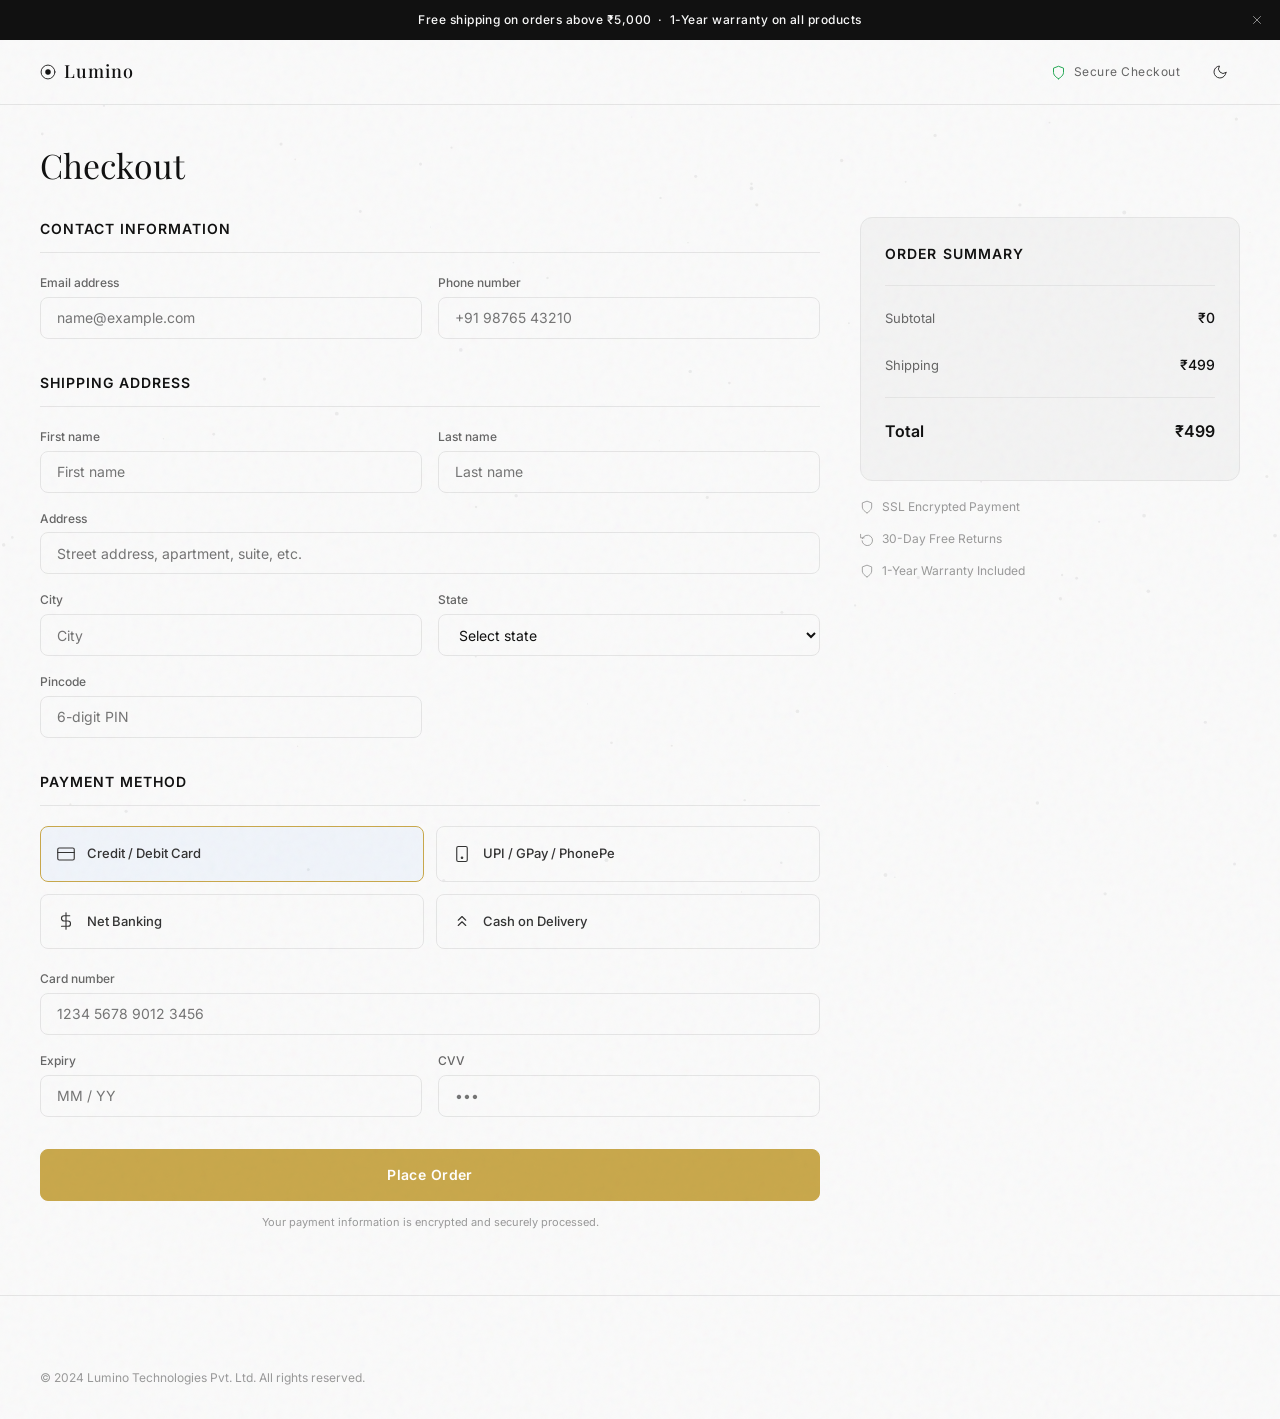
<file: checkout.html>
<!DOCTYPE html>
<html lang="en" data-theme="light">
<head>
  <meta charset="UTF-8">
  <meta name="viewport" content="width=device-width, initial-scale=1.0">
  <meta name="description" content="Secure checkout — LUMINO. Complete your order of premium electronics with safe payment.">
  <title>Checkout — LUMINO</title>
  <link rel="preconnect" href="https://fonts.googleapis.com">
  <link rel="preconnect" href="https://fonts.gstatic.com" crossorigin>
  <link href="https://fonts.googleapis.com/css2?family=Playfair+Display:ital,wght@0,400;0,500;0,600;1,400;1,500&family=Inter:wght@300;400;500;600&display=swap" rel="stylesheet">
  <link rel="stylesheet" href="styles.css">
  <script>(function(){const t=localStorage.getItem('lumino-theme')||'light';document.documentElement.dataset.theme=t;})();</script>
</head>
<body>

  <!-- Announcement Bar -->
  <div class="announce-bar" id="announce-bar"><div class="announce-bar__content">Free shipping on orders above ₹5,000 &nbsp;·&nbsp; 1-Year warranty on all products</div><button class="announce-bar__close" id="announce-close" aria-label="Dismiss"><svg viewBox="0 0 24 24"><line x1="18" y1="6" x2="6" y2="18"/><line x1="6" y1="6" x2="18" y2="18"/></svg></button></div>

  <!-- Navbar (minimal checkout) -->
  <header class="site-header">
    <nav class="navbar">
      <div class="navbar__inner">
        <a href="index.html" class="logo"><span class="logo__mark"><svg width="22" height="22" viewBox="0 0 22 22" fill="none"><circle cx="11" cy="11" r="9.5" stroke="currentColor" stroke-width="1.2"/><circle cx="11" cy="11" r="3" fill="currentColor"/></svg></span><span class="logo__name">Lumino</span></a>
        <div style="display:flex;align-items:center;gap:var(--sp-2);margin-left:auto;">
          <svg viewBox="0 0 24 24" style="width:15px;height:15px;stroke:var(--c-success);fill:none;stroke-width:1.5;stroke-linecap:round;stroke-linejoin:round"><path d="M12 22s8-4 8-10V5l-8-3-8 3v7c0 6 8 10 8 10z"/></svg>
          <span style="font-size:12px;color:var(--c-text-3);letter-spacing:0.04em">Secure Checkout</span>
          <button class="nav-icon-btn" id="theme-toggle" style="margin-left:var(--sp-3)"><svg class="icon-sun" viewBox="0 0 24 24" style="display:none"><circle cx="12" cy="12" r="5"/><line x1="12" y1="1" x2="12" y2="3"/><line x1="12" y1="21" x2="12" y2="23"/></svg><svg class="icon-moon" viewBox="0 0 24 24"><path d="M21 12.79A9 9 0 1 1 11.21 3 7 7 0 0 0 21 12.79z"/></svg></button>
        </div>
      </div>
    </nav>
  </header>

  <!-- Search / Cart drawers (needed by app.js globals) -->
  <div class="search-overlay" id="search-overlay" style="pointer-events:none;opacity:0"></div>
  <div class="cart-drawer" id="cart-drawer"><div class="cart-drawer__overlay" id="cart-drawer-overlay"></div><div class="cart-drawer__panel"><div class="cart-drawer__header"><span class="cart-drawer__title">Cart</span><button class="nav-icon-btn" id="cart-drawer-close"><svg viewBox="0 0 24 24"><line x1="18" y1="6" x2="6" y2="18"/><line x1="6" y1="6" x2="18" y2="18"/></svg></button></div><div class="cart-drawer__body" id="cart-drawer-body"></div><div class="cart-drawer__footer" id="cart-drawer-footer" style="display:none"></div></div></div>
  <input id="search-input" type="hidden"><div id="search-results"></div>

  <main>
    <div class="container" style="padding-top:var(--sp-10);padding-bottom:var(--sp-16)">

      <!-- Order Success State -->
      <div class="order-success" id="order-success">
        <div class="order-success__icon">
          <svg viewBox="0 0 24 24"><polyline points="20 6 9 17 4 12"/></svg>
        </div>
        <h1 class="order-success__title">Order Placed</h1>
        <p class="order-success__sub">Thank you for shopping with Lumino. Your order is confirmed and will be dispatched within 24 hours.</p>
        <p class="order-success__id"></p>
        <a href="index.html" class="btn btn-primary btn-lg">Back to Home</a>
      </div>

      <div id="checkout-form-wrapper">
        <h1 class="page-title" style="margin-bottom:var(--sp-8)">Checkout</h1>
        <div class="checkout-layout">

          <!-- Left: Form -->
          <div class="checkout-form-col">
            <form id="checkout-form" novalidate autocomplete="on">

              <!-- Contact -->
              <div class="form-section">
                <div class="form-section__title">Contact Information</div>
                <div class="form-grid">
                  <div class="form-field">
                    <label class="form-label" for="email">Email address</label>
                    <input type="email" class="form-input" id="email" name="email" placeholder="name@example.com" required autocomplete="email">
                  </div>
                  <div class="form-field">
                    <label class="form-label" for="phone">Phone number</label>
                    <input type="tel" class="form-input" id="phone" name="phone" placeholder="+91 98765 43210" required autocomplete="tel">
                  </div>
                </div>
              </div>

              <!-- Shipping -->
              <div class="form-section">
                <div class="form-section__title">Shipping Address</div>
                <div class="form-grid">
                  <div class="form-field">
                    <label class="form-label" for="fname">First name</label>
                    <input type="text" class="form-input" id="fname" name="fname" placeholder="First name" required autocomplete="given-name">
                  </div>
                  <div class="form-field">
                    <label class="form-label" for="lname">Last name</label>
                    <input type="text" class="form-input" id="lname" name="lname" placeholder="Last name" required autocomplete="family-name">
                  </div>
                  <div class="form-field form-field--full">
                    <label class="form-label" for="address">Address</label>
                    <input type="text" class="form-input" id="address" name="address" placeholder="Street address, apartment, suite, etc." required autocomplete="street-address">
                  </div>
                  <div class="form-field">
                    <label class="form-label" for="city">City</label>
                    <input type="text" class="form-input" id="city" name="city" placeholder="City" required autocomplete="address-level2">
                  </div>
                  <div class="form-field">
                    <label class="form-label" for="state">State</label>
                    <select class="form-input select" id="state" name="state" required autocomplete="address-level1">
                      <option value="">Select state</option>
                      <option>Andhra Pradesh</option>
                      <option>Karnataka</option>
                      <option>Kerala</option>
                      <option>Maharashtra</option>
                      <option>Tamil Nadu</option>
                      <option>Telangana</option>
                      <option>Delhi</option>
                      <option>Gujarat</option>
                      <option>Rajasthan</option>
                      <option>West Bengal</option>
                      <option>Other</option>
                    </select>
                  </div>
                  <div class="form-field">
                    <label class="form-label" for="pincode">Pincode</label>
                    <input type="text" class="form-input" id="pincode" name="pincode" placeholder="6-digit PIN" pattern="[0-9]{6}" required autocomplete="postal-code">
                  </div>
                </div>
              </div>

              <!-- Payment -->
              <div class="form-section">
                <div class="form-section__title">Payment Method</div>
                <div class="payment-options">
                  <label class="payment-option selected">
                    <input type="radio" name="payment" value="card" checked>
                    <div class="payment-option__inner">
                      <svg viewBox="0 0 24 24"><rect x="1" y="4" width="22" height="16" rx="2" ry="2"/><line x1="1" y1="10" x2="23" y2="10"/></svg>
                      <span>Credit / Debit Card</span>
                    </div>
                  </label>
                  <label class="payment-option">
                    <input type="radio" name="payment" value="upi">
                    <div class="payment-option__inner">
                      <svg viewBox="0 0 24 24"><rect x="5" y="2" width="14" height="20" rx="2"/><circle cx="12" cy="17" r="1"/></svg>
                      <span>UPI / GPay / PhonePe</span>
                    </div>
                  </label>
                  <label class="payment-option">
                    <input type="radio" name="payment" value="netbanking">
                    <div class="payment-option__inner">
                      <svg viewBox="0 0 24 24"><line x1="12" y1="1" x2="12" y2="23"/><path d="M17 5H9.5a3.5 3.5 0 0 0 0 7h5a3.5 3.5 0 0 1 0 7H6"/></svg>
                      <span>Net Banking</span>
                    </div>
                  </label>
                  <label class="payment-option">
                    <input type="radio" name="payment" value="cod">
                    <div class="payment-option__inner">
                      <svg viewBox="0 0 24 24"><path d="M17 11l-5-5-5 5M17 18l-5-5-5 5"/></svg>
                      <span>Cash on Delivery</span>
                    </div>
                  </label>
                </div>

                <!-- Card fields -->
                <div class="card-fields visible" id="card-fields">
                  <div class="form-grid" style="margin-top:var(--sp-4)">
                    <div class="form-field form-field--full">
                      <label class="form-label" for="card-num">Card number</label>
                      <input type="text" class="form-input" id="card-num" name="card-num" placeholder="1234 5678 9012 3456" maxlength="19">
                    </div>
                    <div class="form-field">
                      <label class="form-label" for="card-exp">Expiry</label>
                      <input type="text" class="form-input" id="card-exp" name="card-exp" placeholder="MM / YY" maxlength="7">
                    </div>
                    <div class="form-field">
                      <label class="form-label" for="card-cvv">CVV</label>
                      <input type="text" class="form-input" id="card-cvv" name="card-cvv" placeholder="•••" maxlength="4">
                    </div>
                  </div>
                </div>

              </div>

              <button type="submit" class="btn btn-primary btn-lg btn-full">Place Order</button>
              <p style="font-size:11px;color:var(--c-text-4);text-align:center;margin-top:var(--sp-3)">Your payment information is encrypted and securely processed.</p>

            </form>
          </div>

          <!-- Right: Summary -->
          <aside class="checkout-summary-col" id="checkout-summary-panel">
            <div class="order-summary-box">
              <div class="order-summary-title">Order Summary</div>
              <div id="checkout-summary-items"></div>
              <div class="order-summary-divider"></div>
              <div class="order-summary-row"><span class="order-summary-label">Subtotal</span><span class="order-summary-value" id="checkout-subtotal">₹0</span></div>
              <div class="order-summary-row"><span class="order-summary-label">Shipping</span><span class="order-summary-value" id="checkout-shipping">₹0</span></div>
              <div class="order-summary-divider"></div>
              <div class="order-summary-total"><span>Total</span><span id="checkout-total">₹0</span></div>
            </div>
            <div class="order-summary-trust" style="margin-top:var(--sp-4)">
              <div class="order-summary-trust-item"><svg viewBox="0 0 24 24"><path d="M12 22s8-4 8-10V5l-8-3-8 3v7c0 6 8 10 8 10z"/></svg>SSL Encrypted Payment</div>
              <div class="order-summary-trust-item"><svg viewBox="0 0 24 24"><polyline points="1 4 1 10 7 10"/><path d="M3.51 15a9 9 0 1 0 .49-3.6"/></svg>30-Day Free Returns</div>
              <div class="order-summary-trust-item"><svg viewBox="0 0 24 24"><path d="M12 22s8-4 8-10V5l-8-3-8 3v7c0 6 8 10 8 10z"/></svg>1-Year Warranty Included</div>
            </div>
          </aside>

        </div>
      </div>
    </div>
  </main>

  <footer class="footer">
    <div class="container"><div class="footer__bottom"><div class="footer__copy">© 2024 Lumino Technologies Pvt. Ltd. All rights reserved.</div></div></div>
  </footer>

  <div class="toast-container" id="toast-container"></div>
  <script src="app.js"></script>
</body>
</html>
</file>
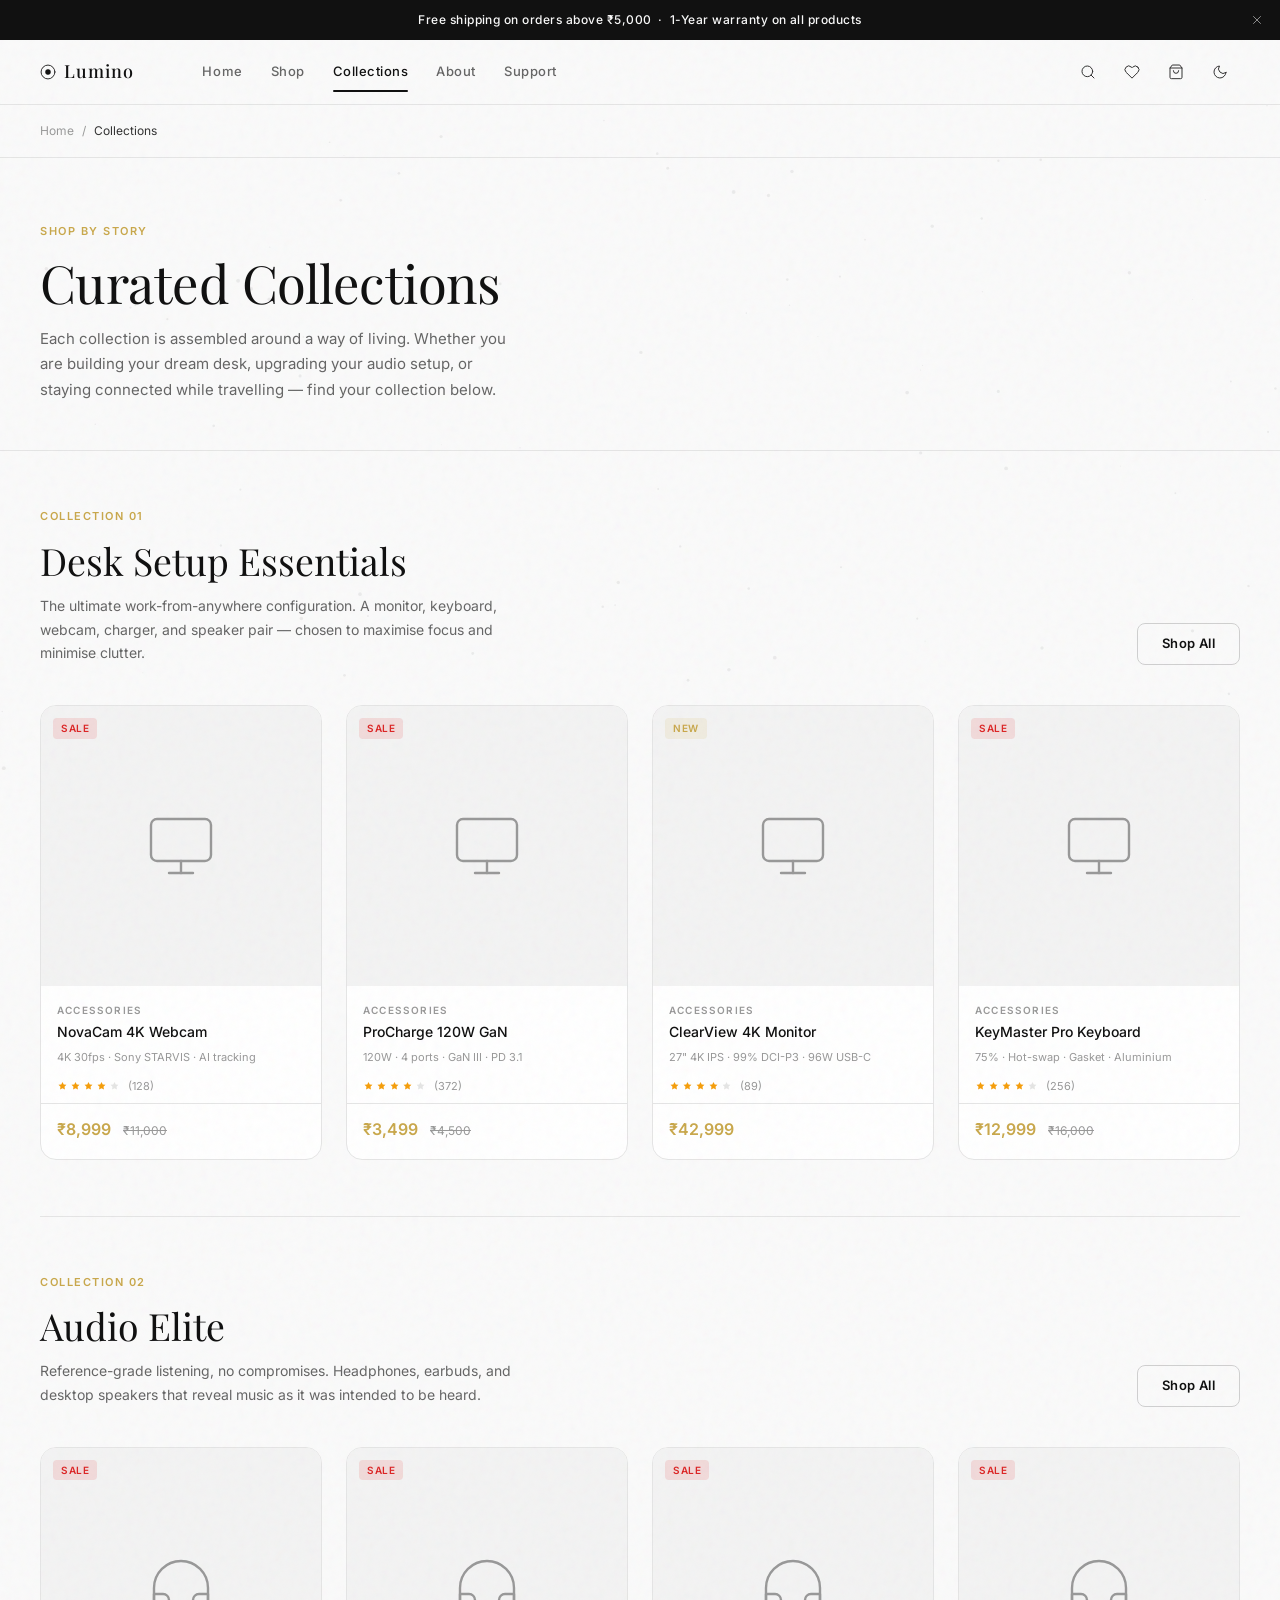
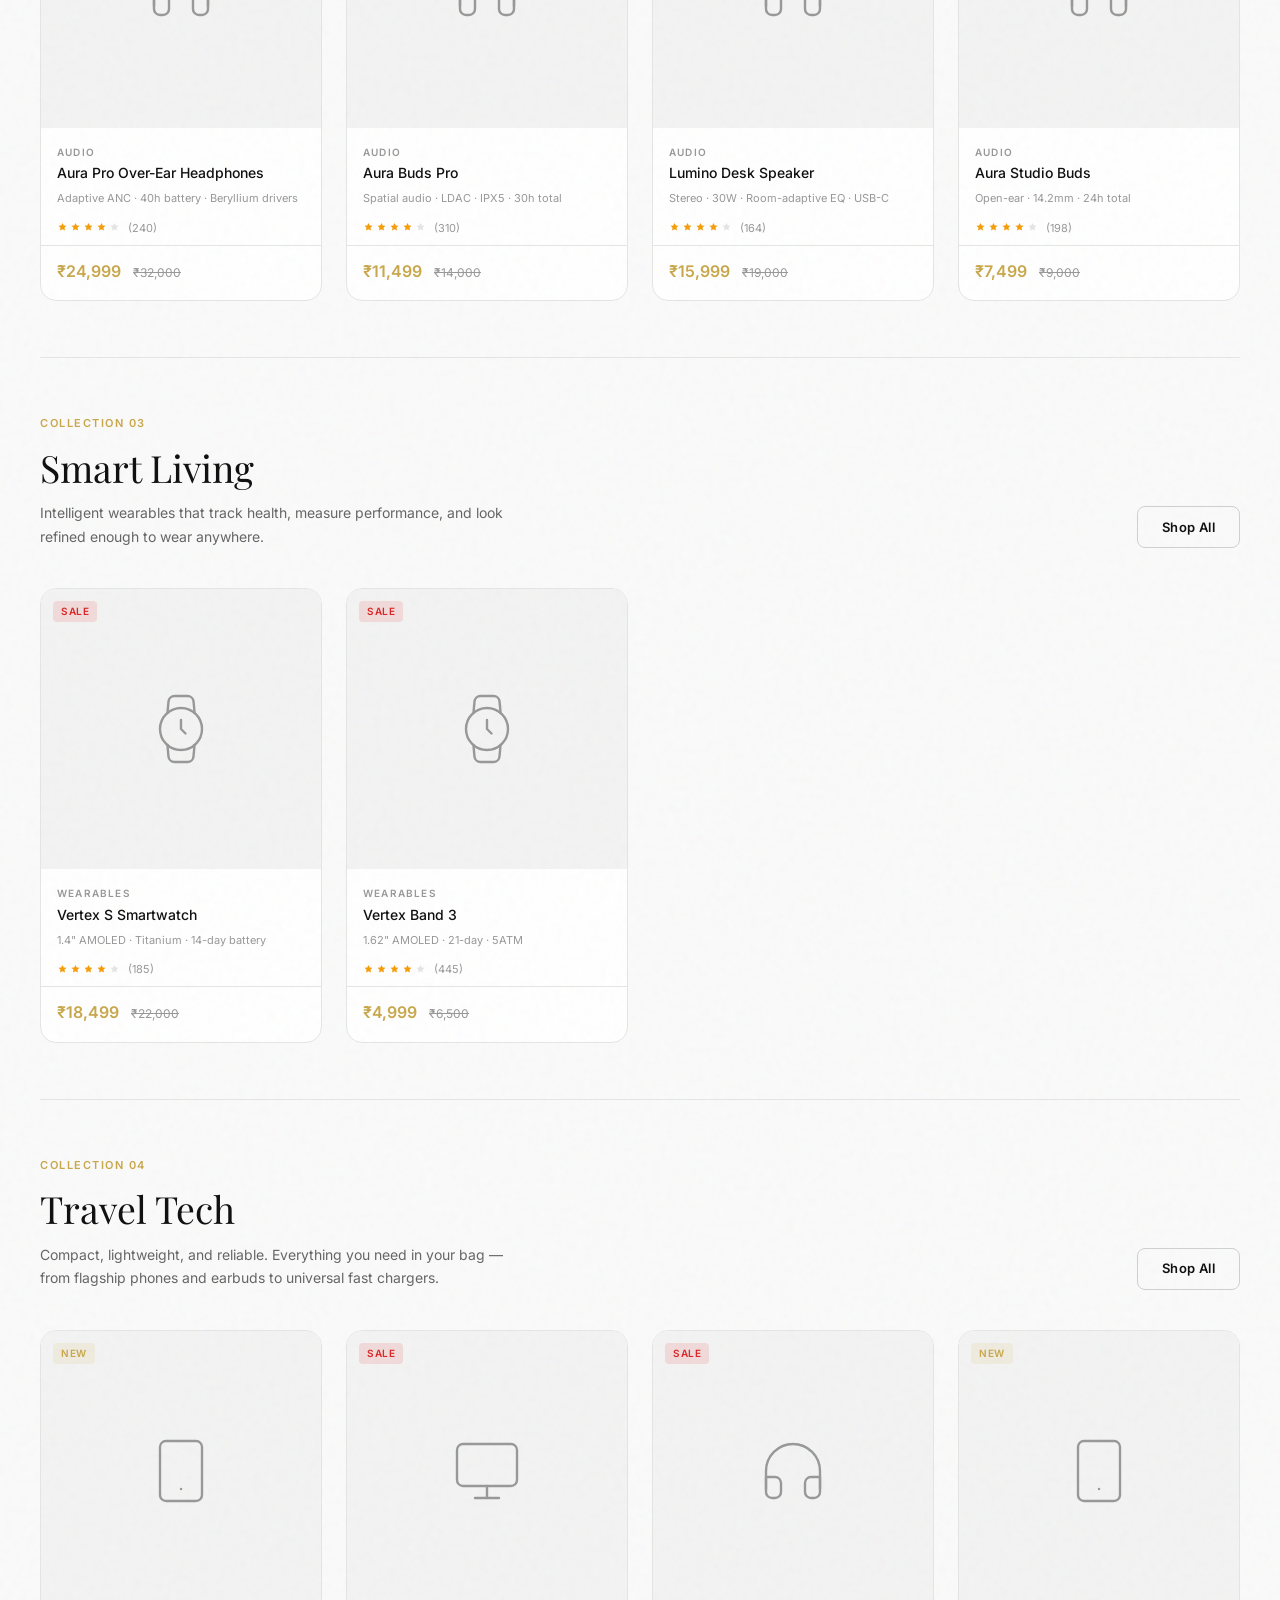
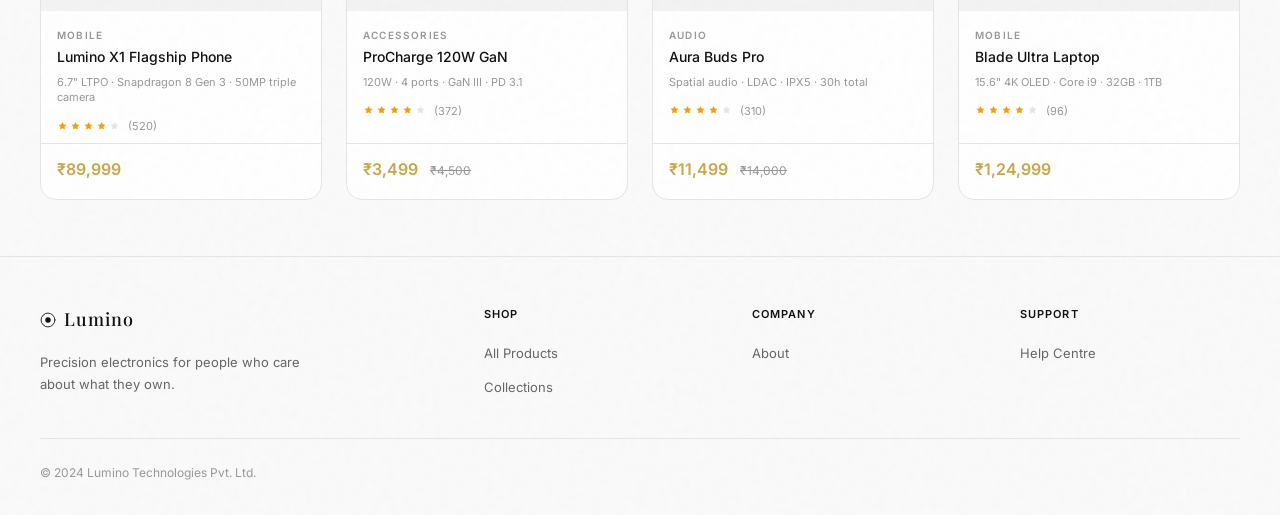
<file: collections.html>
<!DOCTYPE html>
<html lang="en" data-theme="light">
<head>
  <meta charset="UTF-8">
  <meta name="viewport" content="width=device-width, initial-scale=1.0">
  <meta name="description" content="Browse LUMINO collections — Desk Setup Essentials, Audio Elite, Smart Living, and Travel Tech.">
  <title>Collections — LUMINO</title>
  <link rel="preconnect" href="https://fonts.googleapis.com">
  <link rel="preconnect" href="https://fonts.gstatic.com" crossorigin>
  <link href="https://fonts.googleapis.com/css2?family=Playfair+Display:ital,wght@0,400;0,500;0,600;1,400;1,500&family=Inter:wght@300;400;500;600&display=swap" rel="stylesheet">
  <link rel="stylesheet" href="styles.css">
  <script>(function(){const t=localStorage.getItem('lumino-theme')||'light';document.documentElement.dataset.theme=t;})();</script>
</head>
<body>

  <!-- Announcement Bar -->
  <div class="announce-bar" id="announce-bar"><div class="announce-bar__content">Free shipping on orders above ₹5,000 &nbsp;·&nbsp; 1-Year warranty on all products</div><button class="announce-bar__close" id="announce-close"><svg viewBox="0 0 24 24"><line x1="18" y1="6" x2="6" y2="18"/><line x1="6" y1="6" x2="18" y2="18"/></svg></button></div>

  <!-- Navbar -->
  <header class="site-header">
    <nav class="navbar">
      <div class="navbar__inner">
        <a href="index.html" class="logo"><span class="logo__mark"><svg width="22" height="22" viewBox="0 0 22 22" fill="none"><circle cx="11" cy="11" r="9.5" stroke="currentColor" stroke-width="1.2"/><circle cx="11" cy="11" r="3" fill="currentColor"/></svg></span><span class="logo__name">Lumino</span></a>
        <div class="nav-links"><a href="index.html" class="nav-link">Home</a><a href="shop.html" class="nav-link">Shop</a><a href="collections.html" class="nav-link active">Collections</a><a href="about.html" class="nav-link">About</a><a href="support.html" class="nav-link">Support</a></div>
        <div class="nav-actions">
          <button class="nav-icon-btn" id="search-btn"><svg viewBox="0 0 24 24"><circle cx="11" cy="11" r="8"/><line x1="21" y1="21" x2="16.65" y2="16.65"/></svg></button>
          <button class="nav-icon-btn" aria-label="Wishlist"><svg viewBox="0 0 24 24"><path d="M20.84 4.61a5.5 5.5 0 0 0-7.78 0L12 5.67l-1.06-1.06a5.5 5.5 0 0 0-7.78 7.78l1.06 1.06L12 21.23l7.78-7.78 1.06-1.06a5.5 5.5 0 0 0 0-7.78z"/></svg><span class="nav-badge wishlist-badge"></span></button>
          <button class="nav-icon-btn" id="cart-btn"><svg viewBox="0 0 24 24"><path d="M6 2L3 6v14a2 2 0 0 0 2 2h14a2 2 0 0 0 2-2V6l-3-4z"/><line x1="3" y1="6" x2="21" y2="6"/><path d="M16 10a4 4 0 0 1-8 0"/></svg><span class="nav-badge cart-badge"></span></button>
          <button class="nav-icon-btn" id="theme-toggle"><svg class="icon-sun" viewBox="0 0 24 24" style="display:none"><circle cx="12" cy="12" r="5"/><line x1="12" y1="1" x2="12" y2="3"/><line x1="12" y1="21" x2="12" y2="23"/></svg><svg class="icon-moon" viewBox="0 0 24 24"><path d="M21 12.79A9 9 0 1 1 11.21 3 7 7 0 0 0 21 12.79z"/></svg></button>
          <button class="nav-icon-btn nav-hamburger" id="nav-hamburger"><svg viewBox="0 0 24 24"><line x1="3" y1="6" x2="21" y2="6"/><line x1="3" y1="12" x2="21" y2="12"/><line x1="3" y1="18" x2="21" y2="18"/></svg></button>
        </div>
      </div>
    </nav>
  </header>

  <!-- Mobile Nav -->
  <div class="mobile-nav" id="mobile-nav"><div class="mobile-nav__overlay" id="mobile-nav-overlay"></div><div class="mobile-nav__panel"><div class="mobile-nav__header"><span class="logo__name">Lumino</span><button class="nav-icon-btn" id="mobile-nav-close"><svg viewBox="0 0 24 24"><line x1="18" y1="6" x2="6" y2="18"/><line x1="6" y1="6" x2="18" y2="18"/></svg></button></div><a href="index.html" class="mobile-nav__link">Home</a><a href="shop.html" class="mobile-nav__link">Shop</a><a href="collections.html" class="mobile-nav__link active">Collections</a><a href="about.html" class="mobile-nav__link">About</a><a href="support.html" class="mobile-nav__link">Support</a></div></div>

  <!-- Search Overlay -->
  <div class="search-overlay" id="search-overlay"><div class="search-overlay__header"><span class="search-overlay__logo">Lumino</span><div class="search-overlay__input-wrap"><svg class="search-overlay__icon" viewBox="0 0 24 24"><circle cx="11" cy="11" r="8"/><line x1="21" y1="21" x2="16.65" y2="16.65"/></svg><input type="text" class="search-overlay__input" id="search-input" placeholder="Search products..." autocomplete="off"></div><button class="btn btn-ghost btn-sm" id="search-close">Close</button></div><div class="search-overlay__body" id="search-results"></div></div>

  <!-- Cart Drawer -->
  <div class="cart-drawer" id="cart-drawer"><div class="cart-drawer__overlay" id="cart-drawer-overlay"></div><div class="cart-drawer__panel"><div class="cart-drawer__header"><span class="cart-drawer__title">Cart <span class="cart-drawer__count" id="cart-drawer-count">(0)</span></span><button class="nav-icon-btn" id="cart-drawer-close"><svg viewBox="0 0 24 24"><line x1="18" y1="6" x2="6" y2="18"/><line x1="6" y1="6" x2="18" y2="18"/></svg></button></div><div class="cart-drawer__body" id="cart-drawer-body"></div><div class="cart-drawer__footer" id="cart-drawer-footer" style="display:none"><div class="cart-drawer__subtotal"><span>Subtotal</span><span id="cart-drawer-subtotal">₹0</span></div><a href="cart.html" class="btn btn-outline btn-full">View Cart</a><a href="checkout.html" class="btn btn-primary btn-full">Checkout</a></div></div></div>

  <!-- Page Top -->
  <div class="page-top">
    <div class="container"><div class="breadcrumb"><a href="index.html" class="breadcrumb__item">Home</a><span class="breadcrumb__sep">/</span><span class="breadcrumb__item current">Collections</span></div></div>
  </div>

  <main>
    <!-- Page Header -->
    <div class="section" style="border-bottom:1px solid var(--c-border);padding-bottom:var(--sp-12)">
      <div class="container">
        <span class="section-eyebrow">Shop by Story</span>
        <h1 class="section-title" style="font-size:clamp(2rem,5vw,3.5rem);max-width:500px">Curated Collections</h1>
        <p class="section-desc" style="max-width:480px">Each collection is assembled around a way of living. Whether you are building your dream desk, upgrading your audio setup, or staying connected while travelling — find your collection below.</p>
      </div>
    </div>

    <!-- Collection Strips -->
    <div class="container">

      <!-- Desk Setup -->
      <div class="collection-strip" id="coll-desk">
        <div class="collection-strip__header">
          <div class="collection-strip__info">
            <span class="section-eyebrow">Collection 01</span>
            <h2 class="collection-strip__title">Desk Setup Essentials</h2>
            <p class="collection-strip__desc">The ultimate work-from-anywhere configuration. A monitor, keyboard, webcam, charger, and speaker pair — chosen to maximise focus and minimise clutter.</p>
          </div>
          <a href="shop.html" class="btn btn-outline">Shop All</a>
        </div>
        <div class="products-grid" id="coll-desk-grid">
          <!-- filled by JS -->
        </div>
      </div>

      <!-- Audio Elite -->
      <div class="collection-strip" id="coll-audio">
        <div class="collection-strip__header">
          <div class="collection-strip__info">
            <span class="section-eyebrow">Collection 02</span>
            <h2 class="collection-strip__title">Audio Elite</h2>
            <p class="collection-strip__desc">Reference-grade listening, no compromises. Headphones, earbuds, and desktop speakers that reveal music as it was intended to be heard.</p>
          </div>
          <a href="shop.html" class="btn btn-outline">Shop All</a>
        </div>
        <div class="products-grid" id="coll-audio-grid"></div>
      </div>

      <!-- Smart Living -->
      <div class="collection-strip" id="coll-smart">
        <div class="collection-strip__header">
          <div class="collection-strip__info">
            <span class="section-eyebrow">Collection 03</span>
            <h2 class="collection-strip__title">Smart Living</h2>
            <p class="collection-strip__desc">Intelligent wearables that track health, measure performance, and look refined enough to wear anywhere.</p>
          </div>
          <a href="shop.html" class="btn btn-outline">Shop All</a>
        </div>
        <div class="products-grid" id="coll-smart-grid"></div>
      </div>

      <!-- Travel Tech -->
      <div class="collection-strip" id="coll-travel">
        <div class="collection-strip__header">
          <div class="collection-strip__info">
            <span class="section-eyebrow">Collection 04</span>
            <h2 class="collection-strip__title">Travel Tech</h2>
            <p class="collection-strip__desc">Compact, lightweight, and reliable. Everything you need in your bag — from flagship phones and earbuds to universal fast chargers.</p>
          </div>
          <a href="shop.html" class="btn btn-outline">Shop All</a>
        </div>
        <div class="products-grid" id="coll-travel-grid"></div>
      </div>

    </div>
  </main>

  <!-- Footer -->
  <footer class="footer">
    <div class="container">
      <div class="footer__main">
        <div class="footer__brand"><a href="index.html" class="logo"><span class="logo__mark"><svg width="20" height="20" viewBox="0 0 22 22" fill="none"><circle cx="11" cy="11" r="9.5" stroke="currentColor" stroke-width="1.2"/><circle cx="11" cy="11" r="3" fill="currentColor"/></svg></span><span class="logo__name">Lumino</span></a><p class="footer__brand-desc">Precision electronics for people who care about what they own.</p></div>
        <div><div class="footer__col-title">Shop</div><div class="footer__links"><a href="shop.html" class="footer__link">All Products</a><a href="collections.html" class="footer__link">Collections</a></div></div>
        <div><div class="footer__col-title">Company</div><div class="footer__links"><a href="about.html" class="footer__link">About</a></div></div>
        <div><div class="footer__col-title">Support</div><div class="footer__links"><a href="support.html" class="footer__link">Help Centre</a></div></div>
      </div>
      <div class="footer__bottom"><div class="footer__copy">© 2024 Lumino Technologies Pvt. Ltd.</div></div>
    </div>
  </footer>

  <div class="toast-container" id="toast-container"></div>
  <script src="app.js"></script>
  <script>
    document.addEventListener('DOMContentLoaded', () => {
      const deskIds = [5, 9, 10, 12];
      const audioIds = [1, 4, 8, 11];
      const smartIds = [2, 7];
      const travelIds = [3, 9, 4, 6];

      function renderCollectionGrid(gridId, ids) {
        const grid = document.getElementById(gridId);
        if (!grid) return;
        const products = ids.map(id => PRODUCTS.find(p => p.id === id)).filter(Boolean);
        grid.innerHTML = products.map(renderProductCard).join('');
        attachCardListeners(grid);
      }

      renderCollectionGrid('coll-desk-grid', deskIds);
      renderCollectionGrid('coll-audio-grid', audioIds);
      renderCollectionGrid('coll-smart-grid', smartIds);
      renderCollectionGrid('coll-travel-grid', travelIds);
    });
  </script>
</body>
</html>
</file>
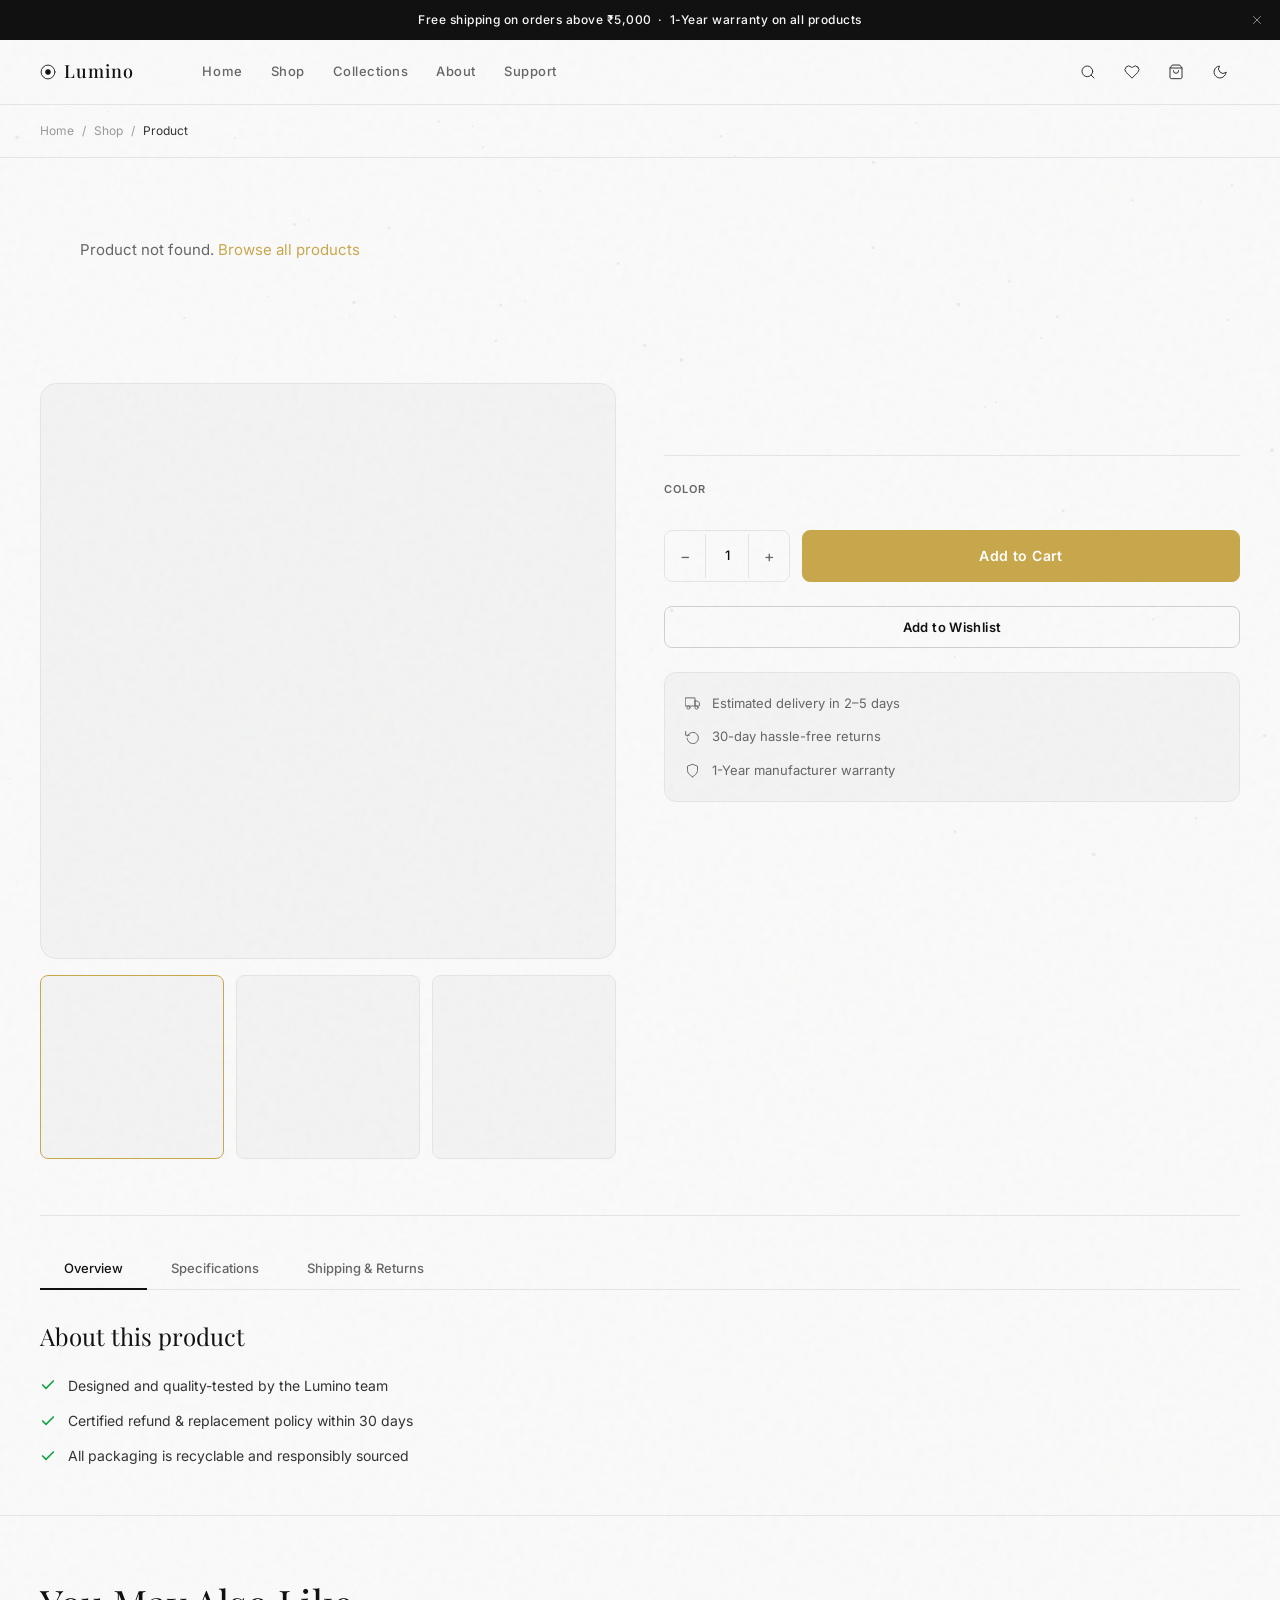
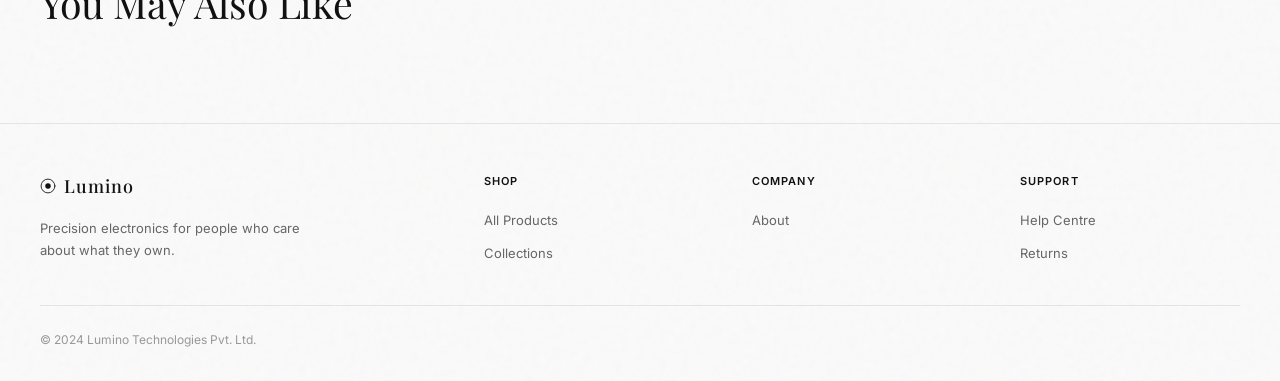
<file: product.html>
<!DOCTYPE html>
<html lang="en" data-theme="light">
<head>
  <meta charset="UTF-8">
  <meta name="viewport" content="width=device-width, initial-scale=1.0">
  <meta name="description" content="Product details — LUMINO premium electronics. Specs, warranty, delivery, and purchase options.">
  <title>Product — LUMINO</title>
  <link rel="preconnect" href="https://fonts.googleapis.com">
  <link rel="preconnect" href="https://fonts.gstatic.com" crossorigin>
  <link href="https://fonts.googleapis.com/css2?family=Playfair+Display:ital,wght@0,400;0,500;0,600;1,400;1,500&family=Inter:wght@300;400;500;600&display=swap" rel="stylesheet">
  <link rel="stylesheet" href="styles.css">
  <script>(function(){const t=localStorage.getItem('lumino-theme')||'light';document.documentElement.dataset.theme=t;})();</script>
</head>
<body>

  <!-- Announcement Bar -->
  <div class="announce-bar" id="announce-bar">
    <div class="announce-bar__content">Free shipping on orders above ₹5,000 &nbsp;·&nbsp; 1-Year warranty on all products</div>
    <button class="announce-bar__close" id="announce-close" aria-label="Dismiss"><svg viewBox="0 0 24 24"><line x1="18" y1="6" x2="6" y2="18"/><line x1="6" y1="6" x2="18" y2="18"/></svg></button>
  </div>

  <!-- Navbar -->
  <header class="site-header">
    <nav class="navbar">
      <div class="navbar__inner">
        <a href="index.html" class="logo" aria-label="Lumino home"><span class="logo__mark"><svg width="22" height="22" viewBox="0 0 22 22" fill="none"><circle cx="11" cy="11" r="9.5" stroke="currentColor" stroke-width="1.2"/><circle cx="11" cy="11" r="3" fill="currentColor"/></svg></span><span class="logo__name">Lumino</span></a>
        <div class="nav-links"><a href="index.html" class="nav-link">Home</a><a href="shop.html" class="nav-link">Shop</a><a href="collections.html" class="nav-link">Collections</a><a href="about.html" class="nav-link">About</a><a href="support.html" class="nav-link">Support</a></div>
        <div class="nav-actions">
          <button class="nav-icon-btn" id="search-btn" aria-label="Search"><svg viewBox="0 0 24 24"><circle cx="11" cy="11" r="8"/><line x1="21" y1="21" x2="16.65" y2="16.65"/></svg></button>
          <button class="nav-icon-btn" aria-label="Wishlist"><svg viewBox="0 0 24 24"><path d="M20.84 4.61a5.5 5.5 0 0 0-7.78 0L12 5.67l-1.06-1.06a5.5 5.5 0 0 0-7.78 7.78l1.06 1.06L12 21.23l7.78-7.78 1.06-1.06a5.5 5.5 0 0 0 0-7.78z"/></svg><span class="nav-badge wishlist-badge"></span></button>
          <button class="nav-icon-btn" id="cart-btn" aria-label="Cart"><svg viewBox="0 0 24 24"><path d="M6 2L3 6v14a2 2 0 0 0 2 2h14a2 2 0 0 0 2-2V6l-3-4z"/><line x1="3" y1="6" x2="21" y2="6"/><path d="M16 10a4 4 0 0 1-8 0"/></svg><span class="nav-badge cart-badge"></span></button>
          <button class="nav-icon-btn" id="theme-toggle"><svg class="icon-sun" viewBox="0 0 24 24" style="display:none"><circle cx="12" cy="12" r="5"/><line x1="12" y1="1" x2="12" y2="3"/><line x1="12" y1="21" x2="12" y2="23"/><line x1="4.22" y1="4.22" x2="5.64" y2="5.64"/><line x1="18.36" y1="18.36" x2="19.78" y2="19.78"/><line x1="1" y1="12" x2="3" y2="12"/><line x1="21" y1="12" x2="23" y2="12"/><line x1="4.22" y1="19.78" x2="5.64" y2="18.36"/><line x1="18.36" y1="5.64" x2="19.78" y2="4.22"/></svg><svg class="icon-moon" viewBox="0 0 24 24"><path d="M21 12.79A9 9 0 1 1 11.21 3 7 7 0 0 0 21 12.79z"/></svg></button>
          <button class="nav-icon-btn nav-hamburger" id="nav-hamburger"><svg viewBox="0 0 24 24"><line x1="3" y1="6" x2="21" y2="6"/><line x1="3" y1="12" x2="21" y2="12"/><line x1="3" y1="18" x2="21" y2="18"/></svg></button>
        </div>
      </div>
    </nav>
  </header>

  <!-- Mobile Nav -->
  <div class="mobile-nav" id="mobile-nav"><div class="mobile-nav__overlay" id="mobile-nav-overlay"></div><div class="mobile-nav__panel"><div class="mobile-nav__header"><span class="logo__name">Lumino</span><button class="nav-icon-btn" id="mobile-nav-close"><svg viewBox="0 0 24 24"><line x1="18" y1="6" x2="6" y2="18"/><line x1="6" y1="6" x2="18" y2="18"/></svg></button></div><a href="index.html" class="mobile-nav__link">Home</a><a href="shop.html" class="mobile-nav__link">Shop</a><a href="collections.html" class="mobile-nav__link">Collections</a><a href="about.html" class="mobile-nav__link">About</a><a href="support.html" class="mobile-nav__link">Support</a></div></div>

  <!-- Search Overlay -->
  <div class="search-overlay" id="search-overlay"><div class="search-overlay__header"><span class="search-overlay__logo">Lumino</span><div class="search-overlay__input-wrap"><svg class="search-overlay__icon" viewBox="0 0 24 24"><circle cx="11" cy="11" r="8"/><line x1="21" y1="21" x2="16.65" y2="16.65"/></svg><input type="text" class="search-overlay__input" id="search-input" placeholder="Search products..." autocomplete="off"></div><button class="btn btn-ghost btn-sm" id="search-close">Close</button></div><div class="search-overlay__body" id="search-results"></div></div>

  <!-- Cart Drawer -->
  <div class="cart-drawer" id="cart-drawer"><div class="cart-drawer__overlay" id="cart-drawer-overlay"></div><div class="cart-drawer__panel"><div class="cart-drawer__header"><span class="cart-drawer__title">Cart <span class="cart-drawer__count" id="cart-drawer-count">(0)</span></span><button class="nav-icon-btn" id="cart-drawer-close"><svg viewBox="0 0 24 24"><line x1="18" y1="6" x2="6" y2="18"/><line x1="6" y1="6" x2="18" y2="18"/></svg></button></div><div class="cart-drawer__body" id="cart-drawer-body"></div><div class="cart-drawer__footer" id="cart-drawer-footer" style="display:none"><div class="cart-drawer__subtotal"><span class="cart-drawer__subtotal-label">Subtotal</span><span class="cart-drawer__subtotal-value" id="cart-drawer-subtotal">₹0</span></div><div id="cart-drawer-ship-msg" class="cart-drawer__ship-msg"></div><a href="cart.html" class="btn btn-outline btn-full">View Cart</a><a href="checkout.html" class="btn btn-primary btn-full">Checkout</a></div></div></div>

  <!-- Breadcrumb -->
  <div class="page-top">
    <div class="container">
      <div class="breadcrumb">
        <a href="index.html" class="breadcrumb__item">Home</a>
        <span class="breadcrumb__sep">/</span>
        <a href="shop.html" class="breadcrumb__item">Shop</a>
        <span class="breadcrumb__sep">/</span>
        <span class="breadcrumb__item current" id="bc-product">Product</span>
      </div>
    </div>
  </div>

  <!-- Sticky ATC -->
  <div class="sticky-atc" id="sticky-atc" style="display:none;">
    <div class="container">
      <div class="sticky-atc__inner">
        <div class="sticky-atc__info">
          <span class="sticky-atc__name" id="sticky-name"></span>
          <span class="sticky-atc__price" id="sticky-price"></span>
        </div>
        <button class="btn btn-primary" id="sticky-atc-btn">Add to Cart</button>
      </div>
    </div>
  </div>

  <main id="product-detail-main">
    <div class="container">
      <div class="product-detail-layout">

        <!-- Gallery -->
        <div class="product-gallery">
          <div class="product-gallery__main">
            <div class="product-gallery__main-icon" id="gallery-main-icon"></div>
          </div>
          <div class="product-gallery__thumbs">
            <div class="gallery-thumb active" id="thumb-1"></div>
            <div class="gallery-thumb" id="thumb-2"></div>
            <div class="gallery-thumb" id="thumb-3"></div>
          </div>
        </div>

        <!-- Product Info -->
        <div class="product-info">
          <div class="product-info__cat" id="product-cat"></div>
          <h1 class="product-info__name" id="product-name"></h1>

          <div class="product-info__rating">
            <div id="product-rating"></div>
            <span class="product-info__reviews" id="product-review-count"></span>
          </div>

          <div class="product-info__pricing">
            <span class="product-info__price" id="product-price"></span>
            <span class="product-info__orig-price" id="product-orig-price" style="display:none"></span>
            <span class="product-info__savings badge badge-sale" id="product-savings" style="display:none"></span>
          </div>

          <div class="product-info__desc" id="product-desc"></div>

          <!-- Variants -->
          <div class="product-info__variants" id="product-variants">
            <div class="product-info__section-label">Color</div>
            <div class="variant-options" id="variant-colors"></div>
          </div>

          <!-- Quantity + ATC -->
          <div class="product-info__atc">
            <div class="qty-stepper qty-stepper--lg">
              <button class="qty-stepper__btn" id="qty-minus">−</button>
              <div class="qty-stepper__val" id="qty-val">1</div>
              <button class="qty-stepper__btn" id="qty-plus">+</button>
            </div>
            <button class="btn btn-primary btn-lg" id="atc-btn" style="flex:1">Add to Cart</button>
          </div>
          <button class="btn btn-outline btn-full" id="wish-btn" style="margin-top:var(--sp-3)">Add to Wishlist</button>

          <!-- Trust signals -->
          <div class="product-trust">
            <div class="product-trust__item">
              <svg viewBox="0 0 24 24"><rect x="1" y="3" width="15" height="13"/><polygon points="16 8 20 8 23 11 23 16 16 16 16 8"/><circle cx="5.5" cy="18.5" r="2.5"/><circle cx="18.5" cy="18.5" r="2.5"/></svg>
              <span id="product-delivery">Estimated delivery in 2–5 days</span>
            </div>
            <div class="product-trust__item">
              <svg viewBox="0 0 24 24"><polyline points="1 4 1 10 7 10"/><path d="M3.51 15a9 9 0 1 0 .49-3.6"/></svg>
              <span>30-day hassle-free returns</span>
            </div>
            <div class="product-trust__item">
              <svg viewBox="0 0 24 24"><path d="M12 22s8-4 8-10V5l-8-3-8 3v7c0 6 8 10 8 10z"/></svg>
              <span>1-Year manufacturer warranty</span>
            </div>
          </div>
        </div>

      </div>

      <!-- Tabs: Description / Specs -->
      <div class="product-tabs">
        <div class="tab-nav">
          <button class="tab-btn active" data-tab="overview">Overview</button>
          <button class="tab-btn" data-tab="specs">Specifications</button>
          <button class="tab-btn" data-tab="shipping">Shipping & Returns</button>
        </div>

        <div class="tab-content active" id="tab-overview">
          <div class="product-overview">
            <h2>About this product</h2>
            <p id="tab-desc"></p>
            <div class="product-features">
              <div class="product-feature">
                <svg viewBox="0 0 24 24"><polyline points="20 6 9 17 4 12"/></svg>
                <span>Designed and quality-tested by the Lumino team</span>
              </div>
              <div class="product-feature">
                <svg viewBox="0 0 24 24"><polyline points="20 6 9 17 4 12"/></svg>
                <span>Certified refund & replacement policy within 30 days</span>
              </div>
              <div class="product-feature">
                <svg viewBox="0 0 24 24"><polyline points="20 6 9 17 4 12"/></svg>
                <span>All packaging is recyclable and responsibly sourced</span>
              </div>
            </div>
          </div>
        </div>

        <div class="tab-content" id="tab-specs">
          <table class="specs-table">
            <tbody id="specs-body"></tbody>
          </table>
        </div>

        <div class="tab-content" id="tab-shipping">
          <div class="product-overview">
            <h2>Shipping</h2>
            <p>Standard delivery in 3–5 business days. Free shipping on orders above ₹5,000. Express delivery available at checkout for ₹299 — delivers in 1–2 business days.</p>
            <h2 style="margin-top:var(--sp-8)">Returns</h2>
            <p>Returns are accepted within 30 days of delivery. Products must be returned in original packaging. Contact our support team to initiate a return — return shipping is covered by Lumino for defective products.</p>
            <h2 style="margin-top:var(--sp-8)">Warranty</h2>
            <p>All Lumino products come with a 1-year manufacturer warranty against defects in materials and workmanship. Extended 2-year coverage is available at checkout.</p>
          </div>
        </div>
      </div>

    </div>

    <!-- Related Products -->
    <div class="section" style="border-top:1px solid var(--c-border)">
      <div class="container">
        <h2 class="section-title" style="margin-bottom:var(--sp-8)">You May Also Like</h2>
        <div class="products-grid" id="related-grid"></div>
      </div>
    </div>
  </main>

  <!-- Footer -->
  <footer class="footer">
    <div class="container">
      <div class="footer__main">
        <div class="footer__brand"><a href="index.html" class="logo"><span class="logo__mark"><svg width="20" height="20" viewBox="0 0 22 22" fill="none"><circle cx="11" cy="11" r="9.5" stroke="currentColor" stroke-width="1.2"/><circle cx="11" cy="11" r="3" fill="currentColor"/></svg></span><span class="logo__name">Lumino</span></a><p class="footer__brand-desc">Precision electronics for people who care about what they own.</p></div>
        <div><div class="footer__col-title">Shop</div><div class="footer__links"><a href="shop.html" class="footer__link">All Products</a><a href="collections.html" class="footer__link">Collections</a></div></div>
        <div><div class="footer__col-title">Company</div><div class="footer__links"><a href="about.html" class="footer__link">About</a></div></div>
        <div><div class="footer__col-title">Support</div><div class="footer__links"><a href="support.html" class="footer__link">Help Centre</a><a href="support.html" class="footer__link">Returns</a></div></div>
      </div>
      <div class="footer__bottom"><div class="footer__copy">© 2024 Lumino Technologies Pvt. Ltd.</div></div>
    </div>
  </footer>

  <div class="toast-container" id="toast-container"></div>
  <script src="app.js"></script>
  <script>
    // Sync tab description
    document.addEventListener('DOMContentLoaded', () => {
      const tabDesc = document.getElementById('tab-desc');
      const productDesc = document.getElementById('product-desc');
      if (tabDesc && productDesc) {
        setTimeout(() => { tabDesc.textContent = productDesc.textContent; }, 100);
      }
    });
  </script>
</body>
</html>
</file>
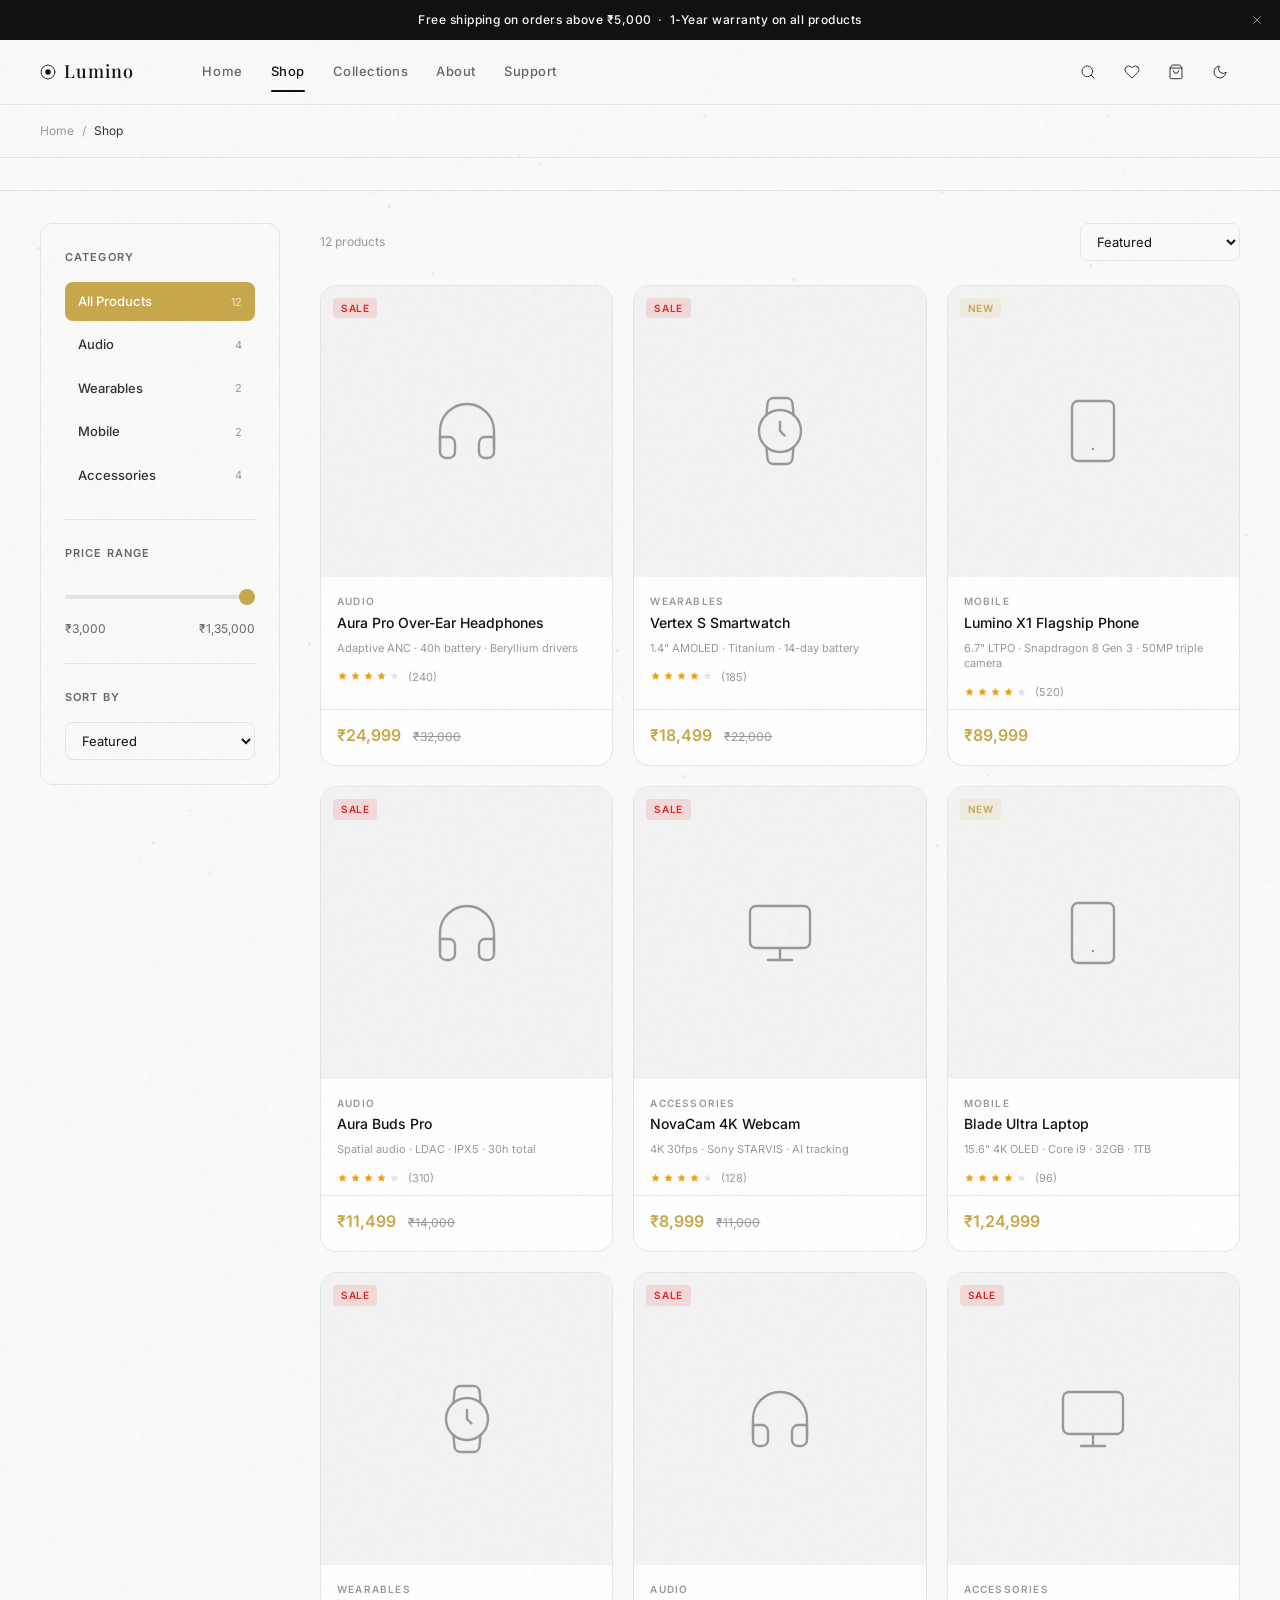
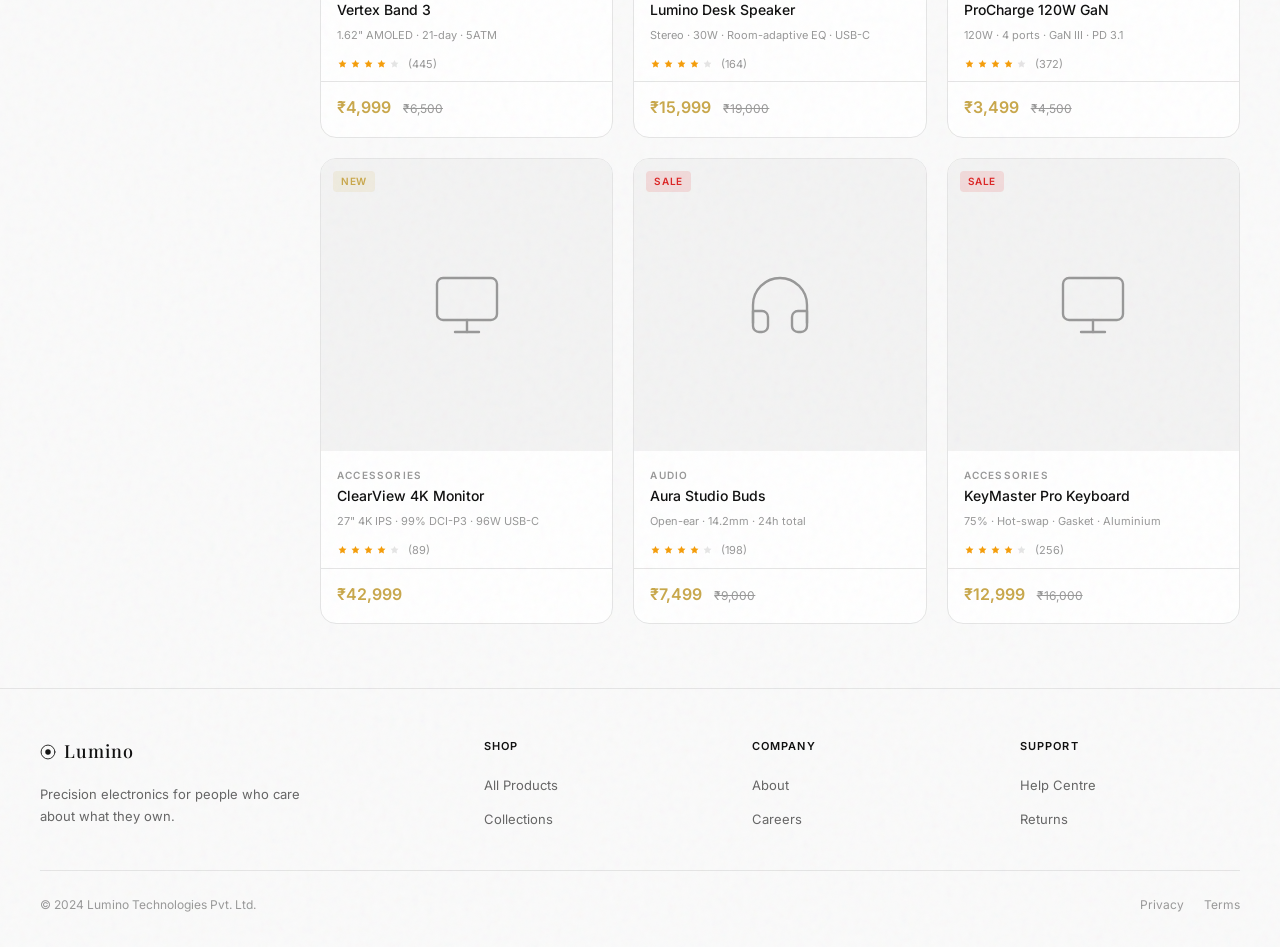
<file: shop.html>
<!DOCTYPE html>
<html lang="en" data-theme="light">
<head>
  <meta charset="UTF-8">
  <meta name="viewport" content="width=device-width, initial-scale=1.0">
  <meta name="description" content="Shop premium electronics at LUMINO — audio, wearables, mobile, and accessories. Filter by category, price, and rating.">
  <title>Shop — LUMINO</title>
  <link rel="preconnect" href="https://fonts.googleapis.com">
  <link rel="preconnect" href="https://fonts.gstatic.com" crossorigin>
  <link href="https://fonts.googleapis.com/css2?family=Playfair+Display:ital,wght@0,400;0,500;0,600;1,400;1,500&family=Inter:wght@300;400;500;600&display=swap" rel="stylesheet">
  <link rel="stylesheet" href="styles.css">
  <script>(function(){const t=localStorage.getItem('lumino-theme')||'light';document.documentElement.dataset.theme=t;})();</script>
</head>
<body>

  <!-- Announcement Bar -->
  <div class="announce-bar" id="announce-bar">
    <div class="announce-bar__content">Free shipping on orders above ₹5,000 &nbsp;·&nbsp; 1-Year warranty on all products</div>
    <button class="announce-bar__close" id="announce-close" aria-label="Dismiss"><svg viewBox="0 0 24 24"><line x1="18" y1="6" x2="6" y2="18"/><line x1="6" y1="6" x2="18" y2="18"/></svg></button>
  </div>

  <!-- Navbar -->
  <header class="site-header">
    <nav class="navbar">
      <div class="navbar__inner">
        <a href="index.html" class="logo" aria-label="Lumino home">
          <span class="logo__mark"><svg width="22" height="22" viewBox="0 0 22 22" fill="none"><circle cx="11" cy="11" r="9.5" stroke="currentColor" stroke-width="1.2"/><circle cx="11" cy="11" r="3" fill="currentColor"/></svg></span>
          <span class="logo__name">Lumino</span>
        </a>
        <div class="nav-links">
          <a href="index.html" class="nav-link">Home</a>
          <a href="shop.html" class="nav-link active">Shop</a>
          <a href="collections.html" class="nav-link">Collections</a>
          <a href="about.html" class="nav-link">About</a>
          <a href="support.html" class="nav-link">Support</a>
        </div>
        <div class="nav-actions">
          <button class="nav-icon-btn" id="search-btn" aria-label="Search"><svg viewBox="0 0 24 24"><circle cx="11" cy="11" r="8"/><line x1="21" y1="21" x2="16.65" y2="16.65"/></svg></button>
          <button class="nav-icon-btn" aria-label="Wishlist"><svg viewBox="0 0 24 24"><path d="M20.84 4.61a5.5 5.5 0 0 0-7.78 0L12 5.67l-1.06-1.06a5.5 5.5 0 0 0-7.78 7.78l1.06 1.06L12 21.23l7.78-7.78 1.06-1.06a5.5 5.5 0 0 0 0-7.78z"/></svg><span class="nav-badge wishlist-badge"></span></button>
          <button class="nav-icon-btn" id="cart-btn" aria-label="Cart"><svg viewBox="0 0 24 24"><path d="M6 2L3 6v14a2 2 0 0 0 2 2h14a2 2 0 0 0 2-2V6l-3-4z"/><line x1="3" y1="6" x2="21" y2="6"/><path d="M16 10a4 4 0 0 1-8 0"/></svg><span class="nav-badge cart-badge"></span></button>
          <button class="nav-icon-btn" id="theme-toggle" aria-label="Toggle theme"><svg class="icon-sun" viewBox="0 0 24 24" style="display:none"><circle cx="12" cy="12" r="5"/><line x1="12" y1="1" x2="12" y2="3"/><line x1="12" y1="21" x2="12" y2="23"/><line x1="4.22" y1="4.22" x2="5.64" y2="5.64"/><line x1="18.36" y1="18.36" x2="19.78" y2="19.78"/><line x1="1" y1="12" x2="3" y2="12"/><line x1="21" y1="12" x2="23" y2="12"/><line x1="4.22" y1="19.78" x2="5.64" y2="18.36"/><line x1="18.36" y1="5.64" x2="19.78" y2="4.22"/></svg><svg class="icon-moon" viewBox="0 0 24 24"><path d="M21 12.79A9 9 0 1 1 11.21 3 7 7 0 0 0 21 12.79z"/></svg></button>
          <button class="nav-icon-btn nav-hamburger" id="nav-hamburger" aria-label="Open menu"><svg viewBox="0 0 24 24"><line x1="3" y1="6" x2="21" y2="6"/><line x1="3" y1="12" x2="21" y2="12"/><line x1="3" y1="18" x2="21" y2="18"/></svg></button>
        </div>
      </div>
    </nav>
  </header>

  <!-- Mobile Nav -->
  <div class="mobile-nav" id="mobile-nav">
    <div class="mobile-nav__overlay" id="mobile-nav-overlay"></div>
    <div class="mobile-nav__panel">
      <div class="mobile-nav__header"><span class="logo__name">Lumino</span><button class="nav-icon-btn" id="mobile-nav-close"><svg viewBox="0 0 24 24"><line x1="18" y1="6" x2="6" y2="18"/><line x1="6" y1="6" x2="18" y2="18"/></svg></button></div>
      <a href="index.html" class="mobile-nav__link">Home</a>
      <a href="shop.html" class="mobile-nav__link active">Shop</a>
      <a href="collections.html" class="mobile-nav__link">Collections</a>
      <a href="about.html" class="mobile-nav__link">About</a>
      <a href="support.html" class="mobile-nav__link">Support</a>
      <div class="mobile-nav__divider"></div>
      <a href="cart.html" class="mobile-nav__link">Cart</a>
    </div>
  </div>

  <!-- Search Overlay -->
  <div class="search-overlay" id="search-overlay"><div class="search-overlay__header"><span class="search-overlay__logo">Lumino</span><div class="search-overlay__input-wrap"><svg class="search-overlay__icon" viewBox="0 0 24 24"><circle cx="11" cy="11" r="8"/><line x1="21" y1="21" x2="16.65" y2="16.65"/></svg><input type="text" class="search-overlay__input" id="search-input" placeholder="Search products..." autocomplete="off"></div><button class="btn btn-ghost btn-sm" id="search-close">Close</button></div><div class="search-overlay__body" id="search-results"></div></div>

  <!-- Cart Drawer -->
  <div class="cart-drawer" id="cart-drawer"><div class="cart-drawer__overlay" id="cart-drawer-overlay"></div><div class="cart-drawer__panel"><div class="cart-drawer__header"><span class="cart-drawer__title">Cart <span class="cart-drawer__count" id="cart-drawer-count">(0)</span></span><button class="nav-icon-btn" id="cart-drawer-close"><svg viewBox="0 0 24 24"><line x1="18" y1="6" x2="6" y2="18"/><line x1="6" y1="6" x2="18" y2="18"/></svg></button></div><div class="cart-drawer__body" id="cart-drawer-body"></div><div class="cart-drawer__footer" id="cart-drawer-footer" style="display:none"><div class="cart-drawer__subtotal"><span class="cart-drawer__subtotal-label">Subtotal</span><span class="cart-drawer__subtotal-value" id="cart-drawer-subtotal">₹0</span></div><div id="cart-drawer-ship-msg" class="cart-drawer__ship-msg"></div><a href="cart.html" class="btn btn-outline btn-full">View Cart</a><a href="checkout.html" class="btn btn-primary btn-full">Checkout</a></div></div></div>

  <!-- Page Header -->
  <div class="page-top">
    <div class="container">
      <div class="breadcrumb">
        <span class="breadcrumb__item"><a href="index.html">Home</a></span>
        <span class="breadcrumb__sep">/</span>
        <span class="breadcrumb__item current">Shop</span>
      </div>
    </div>
  </div>

  <main>
    <!-- Mobile filter button -->
    <div class="container" style="padding-top:var(--sp-4);padding-bottom:var(--sp-4);">
      <button class="btn btn-secondary btn-sm" id="mobile-filter-btn" style="display:none">
        <svg viewBox="0 0 24 24" style="width:14px;height:14px;stroke:currentColor;fill:none;stroke-width:2"><line x1="4" y1="6" x2="20" y2="6"/><line x1="8" y1="12" x2="16" y2="12"/><line x1="11" y1="18" x2="13" y2="18"/></svg>
        Filters
      </button>
    </div>

    <div class="shop-layout" style="border-top:1px solid var(--c-border);">

      <!-- Sidebar -->
      <aside class="shop-sidebar" id="shop-sidebar" aria-label="Product filters">

        <div class="shop-sidebar__section">
          <div class="shop-sidebar__title">Category</div>
          <div class="shop-sidebar__options">
            <div class="sidebar-option active" data-cat="All">
              <span class="sidebar-option__label">All Products</span>
              <span class="sidebar-option__count">12</span>
            </div>
            <div class="sidebar-option" data-cat="Audio">
              <span class="sidebar-option__label">Audio</span>
              <span class="sidebar-option__count">4</span>
            </div>
            <div class="sidebar-option" data-cat="Wearables">
              <span class="sidebar-option__label">Wearables</span>
              <span class="sidebar-option__count">2</span>
            </div>
            <div class="sidebar-option" data-cat="Mobile">
              <span class="sidebar-option__label">Mobile</span>
              <span class="sidebar-option__count">2</span>
            </div>
            <div class="sidebar-option" data-cat="Accessories">
              <span class="sidebar-option__label">Accessories</span>
              <span class="sidebar-option__count">4</span>
            </div>
          </div>
        </div>

        <div class="shop-sidebar__section">
          <div class="shop-sidebar__title">Price Range</div>
          <div class="sidebar-price">
            <input type="range" id="price-slider" min="3000" max="135000" value="135000" step="1000">
            <div class="sidebar-price__labels">
              <span>₹3,000</span>
              <span id="price-max-label">₹1,35,000</span>
            </div>
          </div>
        </div>

        <div class="shop-sidebar__section">
          <div class="shop-sidebar__title">Sort By</div>
          <select class="select" id="sort-select">
            <option value="default">Featured</option>
            <option value="price-asc">Price: Low to High</option>
            <option value="price-desc">Price: High to Low</option>
            <option value="rating">Top Rated</option>
            <option value="name">Name: A–Z</option>
          </select>
        </div>

      </aside>

      <!-- Main Grid -->
      <div class="shop-main">
        <div class="shop-toolbar">
          <span class="shop-results-count" id="shop-count">12 products</span>
          <div class="shop-toolbar-right">
            <select class="select" id="sort-select" style="width:auto;min-width:160px;" aria-label="Sort products">
              <option value="default">Featured</option>
              <option value="price-asc">Price: Low to High</option>
              <option value="price-desc">Price: High to Low</option>
              <option value="rating">Top Rated</option>
              <option value="name">Name: A–Z</option>
            </select>
          </div>
        </div>
        <div class="shop-grid" id="shop-grid"></div>
      </div>

    </div>
  </main>

  <!-- Footer -->
  <footer class="footer">
    <div class="container">
      <div class="footer__main">
        <div class="footer__brand">
          <a href="index.html" class="logo"><span class="logo__mark"><svg width="20" height="20" viewBox="0 0 22 22" fill="none"><circle cx="11" cy="11" r="9.5" stroke="currentColor" stroke-width="1.2"/><circle cx="11" cy="11" r="3" fill="currentColor"/></svg></span><span class="logo__name">Lumino</span></a>
          <p class="footer__brand-desc">Precision electronics for people who care about what they own.</p>
        </div>
        <div><div class="footer__col-title">Shop</div><div class="footer__links"><a href="shop.html" class="footer__link">All Products</a><a href="collections.html" class="footer__link">Collections</a></div></div>
        <div><div class="footer__col-title">Company</div><div class="footer__links"><a href="about.html" class="footer__link">About</a><a href="#" class="footer__link">Careers</a></div></div>
        <div><div class="footer__col-title">Support</div><div class="footer__links"><a href="support.html" class="footer__link">Help Centre</a><a href="support.html" class="footer__link">Returns</a></div></div>
      </div>
      <div class="footer__bottom"><div class="footer__copy">© 2024 Lumino Technologies Pvt. Ltd.</div><div class="footer__policy-links"><a href="#" class="footer__policy-link">Privacy</a><a href="#" class="footer__policy-link">Terms</a></div></div>
    </div>
  </footer>

  <div class="toast-container" id="toast-container"></div>
  <script src="app.js"></script>
  <script>
    // Show mobile filter button on small screens
    if (window.innerWidth <= 768) {
      document.getElementById('mobile-filter-btn').style.display = 'flex';
    }
  </script>
</body>
</html>
</file>
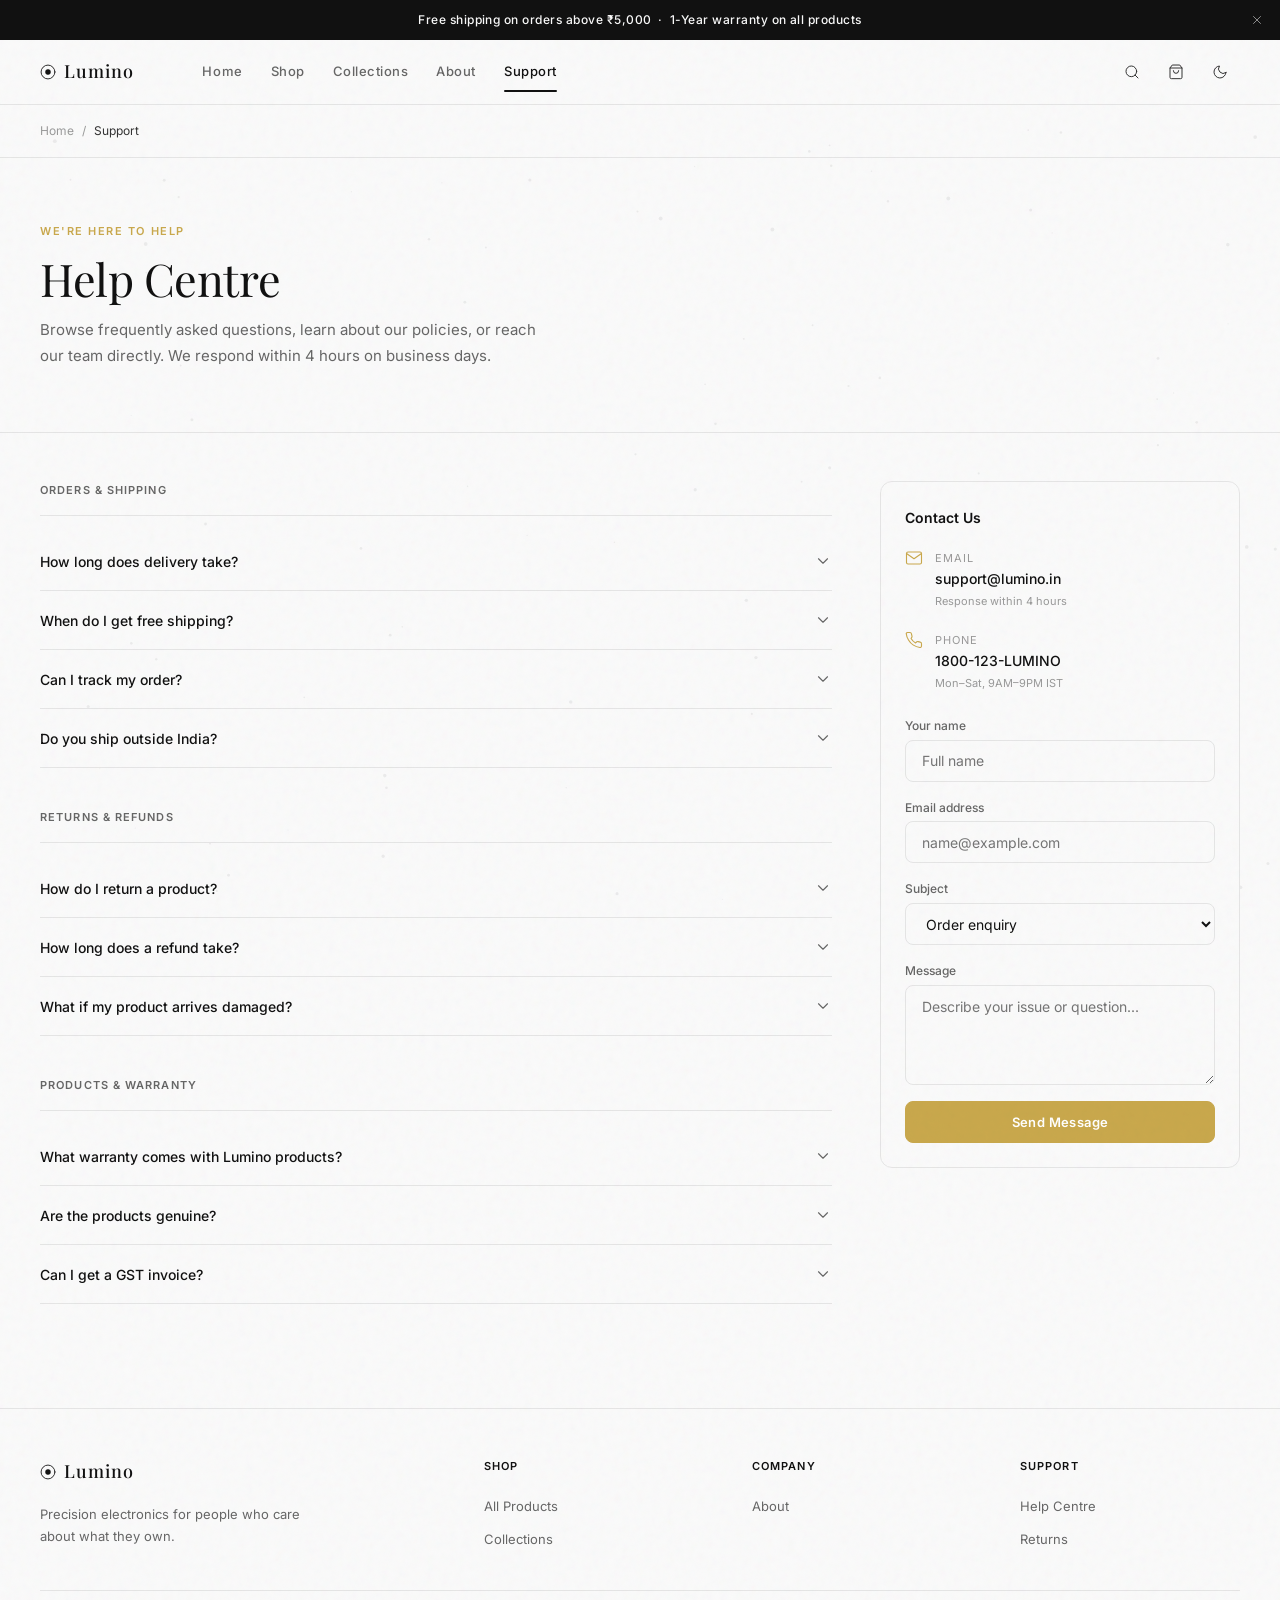
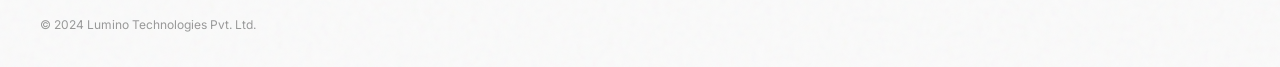
<file: support.html>
<!DOCTYPE html>
<html lang="en" data-theme="light">
<head>
  <meta charset="UTF-8">
  <meta name="viewport" content="width=device-width, initial-scale=1.0">
  <meta name="description" content="LUMINO Support — FAQs, shipping information, returns, warranty, and contact options.">
  <title>Support — LUMINO</title>
  <link rel="preconnect" href="https://fonts.googleapis.com">
  <link rel="preconnect" href="https://fonts.gstatic.com" crossorigin>
  <link href="https://fonts.googleapis.com/css2?family=Playfair+Display:ital,wght@0,400;0,500;0,600;1,400;1,500&family=Inter:wght@300;400;500;600&display=swap" rel="stylesheet">
  <link rel="stylesheet" href="styles.css">
  <script>(function(){const t=localStorage.getItem('lumino-theme')||'light';document.documentElement.dataset.theme=t;})();</script>
</head>
<body>

  <!-- Announcement Bar -->
  <div class="announce-bar" id="announce-bar"><div class="announce-bar__content">Free shipping on orders above ₹5,000 &nbsp;·&nbsp; 1-Year warranty on all products</div><button class="announce-bar__close" id="announce-close"><svg viewBox="0 0 24 24"><line x1="18" y1="6" x2="6" y2="18"/><line x1="6" y1="6" x2="18" y2="18"/></svg></button></div>

  <!-- Navbar -->
  <header class="site-header">
    <nav class="navbar">
      <div class="navbar__inner">
        <a href="index.html" class="logo"><span class="logo__mark"><svg width="22" height="22" viewBox="0 0 22 22" fill="none"><circle cx="11" cy="11" r="9.5" stroke="currentColor" stroke-width="1.2"/><circle cx="11" cy="11" r="3" fill="currentColor"/></svg></span><span class="logo__name">Lumino</span></a>
        <div class="nav-links"><a href="index.html" class="nav-link">Home</a><a href="shop.html" class="nav-link">Shop</a><a href="collections.html" class="nav-link">Collections</a><a href="about.html" class="nav-link">About</a><a href="support.html" class="nav-link active">Support</a></div>
        <div class="nav-actions">
          <button class="nav-icon-btn" id="search-btn"><svg viewBox="0 0 24 24"><circle cx="11" cy="11" r="8"/><line x1="21" y1="21" x2="16.65" y2="16.65"/></svg></button>
          <button class="nav-icon-btn" id="cart-btn"><svg viewBox="0 0 24 24"><path d="M6 2L3 6v14a2 2 0 0 0 2 2h14a2 2 0 0 0 2-2V6l-3-4z"/><line x1="3" y1="6" x2="21" y2="6"/><path d="M16 10a4 4 0 0 1-8 0"/></svg><span class="nav-badge cart-badge"></span></button>
          <button class="nav-icon-btn" id="theme-toggle"><svg class="icon-sun" viewBox="0 0 24 24" style="display:none"><circle cx="12" cy="12" r="5"/><line x1="12" y1="1" x2="12" y2="3"/><line x1="12" y1="21" x2="12" y2="23"/></svg><svg class="icon-moon" viewBox="0 0 24 24"><path d="M21 12.79A9 9 0 1 1 11.21 3 7 7 0 0 0 21 12.79z"/></svg></button>
          <button class="nav-icon-btn nav-hamburger" id="nav-hamburger"><svg viewBox="0 0 24 24"><line x1="3" y1="6" x2="21" y2="6"/><line x1="3" y1="12" x2="21" y2="12"/><line x1="3" y1="18" x2="21" y2="18"/></svg></button>
        </div>
      </div>
    </nav>
  </header>

  <!-- Mobile Nav -->
  <div class="mobile-nav" id="mobile-nav"><div class="mobile-nav__overlay" id="mobile-nav-overlay"></div><div class="mobile-nav__panel"><div class="mobile-nav__header"><span class="logo__name">Lumino</span><button class="nav-icon-btn" id="mobile-nav-close"><svg viewBox="0 0 24 24"><line x1="18" y1="6" x2="6" y2="18"/><line x1="6" y1="6" x2="18" y2="18"/></svg></button></div><a href="index.html" class="mobile-nav__link">Home</a><a href="shop.html" class="mobile-nav__link">Shop</a><a href="collections.html" class="mobile-nav__link">Collections</a><a href="about.html" class="mobile-nav__link">About</a><a href="support.html" class="mobile-nav__link active">Support</a></div></div>

  <!-- Search Overlay -->
  <div class="search-overlay" id="search-overlay"><div class="search-overlay__header"><span class="search-overlay__logo">Lumino</span><div class="search-overlay__input-wrap"><svg class="search-overlay__icon" viewBox="0 0 24 24"><circle cx="11" cy="11" r="8"/><line x1="21" y1="21" x2="16.65" y2="16.65"/></svg><input type="text" class="search-overlay__input" id="search-input" placeholder="Search products..." autocomplete="off"></div><button class="btn btn-ghost btn-sm" id="search-close">Close</button></div><div class="search-overlay__body" id="search-results"></div></div>

  <!-- Cart Drawer -->
  <div class="cart-drawer" id="cart-drawer"><div class="cart-drawer__overlay" id="cart-drawer-overlay"></div><div class="cart-drawer__panel"><div class="cart-drawer__header"><span class="cart-drawer__title">Cart <span class="cart-drawer__count" id="cart-drawer-count">(0)</span></span><button class="nav-icon-btn" id="cart-drawer-close"><svg viewBox="0 0 24 24"><line x1="18" y1="6" x2="6" y2="18"/><line x1="6" y1="6" x2="18" y2="18"/></svg></button></div><div class="cart-drawer__body" id="cart-drawer-body"></div><div class="cart-drawer__footer" id="cart-drawer-footer" style="display:none"><div class="cart-drawer__subtotal"><span>Subtotal</span><span id="cart-drawer-subtotal">₹0</span></div><a href="cart.html" class="btn btn-outline btn-full">View Cart</a><a href="checkout.html" class="btn btn-primary btn-full">Checkout</a></div></div></div>

  <!-- Page Top -->
  <div class="page-top"><div class="container"><div class="breadcrumb"><a href="index.html" class="breadcrumb__item">Home</a><span class="breadcrumb__sep">/</span><span class="breadcrumb__item current">Support</span></div></div></div>

  <main>
    <!-- Support Hero -->
    <div class="section" style="border-bottom:1px solid var(--c-border)">
      <div class="container">
        <span class="section-eyebrow">We're Here to Help</span>
        <h1 class="section-title" style="font-size:clamp(2rem,5vw,3rem);max-width:480px">Help Centre</h1>
        <p class="section-desc" style="max-width:500px">Browse frequently asked questions, learn about our policies, or reach our team directly. We respond within 4 hours on business days.</p>
      </div>
    </div>

    <div class="container" style="padding-top:var(--sp-12);padding-bottom:var(--sp-16)">
      <div class="support-layout">

        <!-- FAQs -->
        <div class="support-main">
          <div class="faq-group">
            <div class="faq-group__title">Orders & Shipping</div>

            <div class="faq-item">
              <button class="faq-trigger">How long does delivery take?<svg viewBox="0 0 24 24"><polyline points="6 9 12 15 18 9"/></svg></button>
              <div class="faq-body">
                <p>Standard delivery takes 3–5 business days. Express delivery (1–2 business days) is available for ₹299 at checkout. Metro cities (Mumbai, Delhi, Bengaluru, Chennai, Hyderabad) typically receive orders within 2 days on standard shipping.</p>
              </div>
            </div>

            <div class="faq-item">
              <button class="faq-trigger">When do I get free shipping?<svg viewBox="0 0 24 24"><polyline points="6 9 12 15 18 9"/></svg></button>
              <div class="faq-body">
                <p>Free standard shipping applies automatically on all orders above ₹5,000. There's no coupon needed — it's calculated at checkout.</p>
              </div>
            </div>

            <div class="faq-item">
              <button class="faq-trigger">Can I track my order?<svg viewBox="0 0 24 24"><polyline points="6 9 12 15 18 9"/></svg></button>
              <div class="faq-body">
                <p>Yes. Once your order is dispatched, you'll receive an SMS and email with a tracking link. You can track your shipment in real time from our warehouse to your door.</p>
              </div>
            </div>

            <div class="faq-item">
              <button class="faq-trigger">Do you ship outside India?<svg viewBox="0 0 24 24"><polyline points="6 9 12 15 18 9"/></svg></button>
              <div class="faq-body">
                <p>At this time we ship within India only. International shipping is on our roadmap and we expect to launch it in early 2025. Sign up to our newsletter to be notified.</p>
              </div>
            </div>
          </div>

          <div class="faq-group">
            <div class="faq-group__title">Returns & Refunds</div>

            <div class="faq-item">
              <button class="faq-trigger">How do I return a product?<svg viewBox="0 0 24 24"><polyline points="6 9 12 15 18 9"/></svg></button>
              <div class="faq-body">
                <p>Contact our support team at support@lumino.in or use the contact form below within 30 days of delivery. We will arrange a free pickup for defective products. For change-of-mind returns, you will be responsible for return shipping costs (₹149 flat).</p>
              </div>
            </div>

            <div class="faq-item">
              <button class="faq-trigger">How long does a refund take?<svg viewBox="0 0 24 24"><polyline points="6 9 12 15 18 9"/></svg></button>
              <div class="faq-body">
                <p>Once we receive and inspect the returned item (1–2 business days), your refund will be processed within 5–7 business days to your original payment method. UPI refunds typically arrive within 24 hours.</p>
              </div>
            </div>

            <div class="faq-item">
              <button class="faq-trigger">What if my product arrives damaged?<svg viewBox="0 0 24 24"><polyline points="6 9 12 15 18 9"/></svg></button>
              <div class="faq-body">
                <p>We're sorry to hear that. Take a photo of the damaged packaging and product and email it to us within 48 hours of delivery. We will dispatch a replacement or issue a full refund — your choice.</p>
              </div>
            </div>
          </div>

          <div class="faq-group">
            <div class="faq-group__title">Products & Warranty</div>

            <div class="faq-item">
              <button class="faq-trigger">What warranty comes with Lumino products?<svg viewBox="0 0 24 24"><polyline points="6 9 12 15 18 9"/></svg></button>
              <div class="faq-body">
                <p>Every product includes a 1-year manufacturer warranty against defects in materials and workmanship. Extended 2-year coverage is available for purchase at checkout for an additional fee.</p>
              </div>
            </div>

            <div class="faq-item">
              <button class="faq-trigger">Are the products genuine?<svg viewBox="0 0 24 24"><polyline points="6 9 12 15 18 9"/></svg></button>
              <div class="faq-body">
                <p>Absolutely. We source all products directly from authorised manufacturers or their official distribution channels. Every product passes through our quality verification process before being listed.</p>
              </div>
            </div>

            <div class="faq-item">
              <button class="faq-trigger">Can I get a GST invoice?<svg viewBox="0 0 24 24"><polyline points="6 9 12 15 18 9"/></svg></button>
              <div class="faq-body">
                <p>Yes. Select the GST Invoice option at checkout and enter your GSTIN. We will email a proper tax invoice within 24 hours of order confirmation.</p>
              </div>
            </div>
          </div>
        </div>

        <!-- Contact Sidebar -->
        <aside class="support-sidebar">
          <div class="contact-card">
            <div class="contact-card__title">Contact Us</div>
            <div class="contact-card__methods">
              <div class="contact-card__method">
                <svg viewBox="0 0 24 24"><path d="M4 4h16c1.1 0 2 .9 2 2v12c0 1.1-.9 2-2 2H4c-1.1 0-2-.9-2-2V6c0-1.1.9-2 2-2z"/><polyline points="22,6 12,13 2,6"/></svg>
                <div>
                  <div class="contact-card__method-label">Email</div>
                  <div class="contact-card__method-value">support@lumino.in</div>
                  <div class="contact-card__method-note">Response within 4 hours</div>
                </div>
              </div>
              <div class="contact-card__method">
                <svg viewBox="0 0 24 24"><path d="M22 16.92v3a2 2 0 0 1-2.18 2 19.79 19.79 0 0 1-8.63-3.07A19.5 19.5 0 0 1 4.69 12a19.79 19.79 0 0 1-3.07-8.67A2 2 0 0 1 3.6 2h3a2 2 0 0 1 2 1.72c.127.96.361 1.903.7 2.81a2 2 0 0 1-.45 2.11L8.09 9.91a16 16 0 0 0 6 6l1.27-1.27a2 2 0 0 1 2.11-.45c.907.339 1.85.573 2.81.7A2 2 0 0 1 22 16.92z"/></svg>
                <div>
                  <div class="contact-card__method-label">Phone</div>
                  <div class="contact-card__method-value">1800-123-LUMINO</div>
                  <div class="contact-card__method-note">Mon–Sat, 9AM–9PM IST</div>
                </div>
              </div>
            </div>

            <form class="contact-form" id="contact-form" novalidate>
              <div class="form-field">
                <label class="form-label" for="cf-name">Your name</label>
                <input type="text" class="form-input" id="cf-name" placeholder="Full name" required>
              </div>
              <div class="form-field">
                <label class="form-label" for="cf-email">Email address</label>
                <input type="email" class="form-input" id="cf-email" placeholder="name@example.com" required>
              </div>
              <div class="form-field">
                <label class="form-label" for="cf-subject">Subject</label>
                <select class="form-input select" id="cf-subject">
                  <option>Order enquiry</option>
                  <option>Return request</option>
                  <option>Warranty claim</option>
                  <option>Product question</option>
                  <option>Other</option>
                </select>
              </div>
              <div class="form-field">
                <label class="form-label" for="cf-msg">Message</label>
                <textarea class="form-input form-textarea" id="cf-msg" placeholder="Describe your issue or question..." required></textarea>
              </div>
              <button type="submit" class="btn btn-primary btn-full">Send Message</button>
            </form>
          </div>
        </aside>

      </div>
    </div>
  </main>

  <!-- Footer -->
  <footer class="footer">
    <div class="container">
      <div class="footer__main">
        <div class="footer__brand"><a href="index.html" class="logo"><span class="logo__mark"><svg width="20" height="20" viewBox="0 0 22 22" fill="none"><circle cx="11" cy="11" r="9.5" stroke="currentColor" stroke-width="1.2"/><circle cx="11" cy="11" r="3" fill="currentColor"/></svg></span><span class="logo__name">Lumino</span></a><p class="footer__brand-desc">Precision electronics for people who care about what they own.</p></div>
        <div><div class="footer__col-title">Shop</div><div class="footer__links"><a href="shop.html" class="footer__link">All Products</a><a href="collections.html" class="footer__link">Collections</a></div></div>
        <div><div class="footer__col-title">Company</div><div class="footer__links"><a href="about.html" class="footer__link">About</a></div></div>
        <div><div class="footer__col-title">Support</div><div class="footer__links"><a href="support.html" class="footer__link">Help Centre</a><a href="support.html" class="footer__link">Returns</a></div></div>
      </div>
      <div class="footer__bottom"><div class="footer__copy">© 2024 Lumino Technologies Pvt. Ltd.</div></div>
    </div>
  </footer>

  <div class="toast-container" id="toast-container"></div>
  <script src="app.js"></script>
  <script>
    // Contact form handler
    document.getElementById('contact-form')?.addEventListener('submit', e => {
      e.preventDefault();
      const btn = e.target.querySelector('[type="submit"]');
      btn.textContent = 'Message Sent';
      btn.disabled = true;
      showToast('We received your message and will respond shortly.');
    });
  </script>
</body>
</html>
</file>
<file: styles.css>
/* ================================================================
   LUMINO — Design System v2
   Premium Electronics E-Commerce
   Fonts: Cormorant Garamond (display) + Inter (body)
   ================================================================ */

/* ----------------------------------------------------------------
   GOOGLE FONTS IMPORT
   ---------------------------------------------------------------- */
@import url('https://fonts.googleapis.com/css2?family=Playfair+Display:ital,wght@0,400;0,500;0,600;1,400;1,500&family=Inter:wght@300;400;500;600&display=swap');

/* ----------------------------------------------------------------
   CSS CUSTOM PROPERTIES — LIGHT THEME (default)
   ---------------------------------------------------------------- */
:root {
  /* Colors */
  --c-bg:        #FAFAFA;
  --c-bg-alt:    #F3F3F3;
  --c-surface:   #FFFFFF;
  --c-border:    #E5E5E5;
  --c-border-2:  #D0D0D0;

  --c-text-1:    #111111;
  --c-text-2:    #333333;
  --c-text-3:    #666666;
  --c-text-4:    #999999;

  --c-accent:    #C9A84C;
  --c-accent-h:  #B3923A;

  --c-success:   #16a34a;
  --c-danger:    #dc2626;
  --c-warn:      #d97706;

  /* Typography */
  --ff-display: 'Playfair Display', Georgia, 'Times New Roman', serif;
  --ff-body:    'Inter', -apple-system, BlinkMacSystemFont, 'Helvetica Neue', Arial, sans-serif;

  --fw-light:   300;
  --fw-regular: 400;
  --fw-medium:  500;
  --fw-semibold:600;

  /* Spacing */
  --sp-1:  4px;
  --sp-2:  8px;
  --sp-3:  12px;
  --sp-4:  16px;
  --sp-5:  20px;
  --sp-6:  24px;
  --sp-7:  28px;
  --sp-8:  32px;
  --sp-9:  36px;
  --sp-10: 40px;
  --sp-12: 48px;
  --sp-14: 56px;
  --sp-16: 64px;
  --sp-20: 80px;
  --sp-24: 96px;

  /* Radii */
  --r-sm:  4px;
  --r-md:  8px;
  --r-lg:  12px;
  --r-xl:  16px;
  --r-full:9999px;

  /* Shadows */
  --shadow-sm:  0 1px 3px rgba(0,0,0,.06);
  --shadow-md:  0 4px 12px rgba(0,0,0,.08);
  --shadow-lg:  0 8px 32px rgba(0,0,0,.10);
  --shadow-xl:  0 16px 56px rgba(0,0,0,.14);

  /* Transitions */
  --t-fast:   .15s ease;
  --t-base:   .25s ease;
  --t-slow:   .4s ease;

  /* Layout */
  --container-width: 1280px;
  --container-pad:   clamp(var(--sp-5), 5vw, var(--sp-10));

  /* Header */
  --header-h: 64px;
  --announce-h: 40px;
}

/* ----------------------------------------------------------------
   DARK THEME
   ---------------------------------------------------------------- */
[data-theme="dark"] {
  --c-bg:        #0A0A0A;
  --c-bg-alt:    #121212;
  --c-surface:   #1A1A1A;
  --c-border:    #2A2A2A;
  --c-border-2:  #3A3A3A;

  --c-text-1:    #F5F5F5;
  --c-text-2:    #E0E0E0;
  --c-text-3:    #A0A0A0;
  --c-text-4:    #707070;

  --c-accent:    #D4AF37;
  --c-accent-h:  #E6C353;

  --shadow-sm:  0 1px 3px rgba(0,0,0,.3);
  --shadow-md:  0 4px 16px rgba(0,0,0,.4);
  --shadow-lg:  0 8px 40px rgba(0,0,0,.5);
  --shadow-xl:  0 16px 64px rgba(0,0,0,.6);
}

/* ----------------------------------------------------------------
   RESET
   ---------------------------------------------------------------- */
*, *::before, *::after { box-sizing: border-box; margin: 0; padding: 0; }

html {
  font-size: 15px;
  -webkit-font-smoothing: antialiased;
  text-rendering: optimizeLegibility;
  scroll-behavior: smooth;
}

body {
  background-color: var(--c-bg);
  color: var(--c-text-2);
  font-family: var(--ff-body);
  font-weight: var(--fw-regular);
  line-height: 1.65;
  transition: background-color var(--t-base), color var(--t-base);
  position: relative;
  overflow-x: hidden;
  perspective: 2000px; /* Global 3D Perspective */
}

/* Main container is the 3D stage */
main {
  transform-style: preserve-3d;
  transition: transform 0.1s ease-out;
  transform-origin: center center;
}

/* 3D Z-Depth Utilities */
.z-push { transform: translateZ(-100px); }
.z-pop-1 { transform: translateZ(50px); }
.z-pop-2 { transform: translateZ(100px); }
.z-pop-3 { transform: translateZ(150px); }

/* Premium Noise Texture Overlay */
body::after {
  content: "";
  position: fixed;
  inset: 0;
  z-index: 9999;
  pointer-events: none;
  background-image: url('data:image/svg+xml;utf8,%3Csvg viewBox="0 0 200 200" xmlns="http://www.w3.org/2000/svg"%3E%3Cfilter id="noiseFilter"%3E%3CfeTurbulence type="fractalNoise" baseFrequency="0.85" numOctaves="3" stitchTiles="stitch"/%3E%3C/filter%3E%3Crect width="100%25" height="100%25" filter="url(%23noiseFilter)"/%3E%3C/svg%3E');
  opacity: 0.04;
  mix-blend-mode: multiply;
}

[data-theme="dark"] body::after {
  opacity: 0.06;
  mix-blend-mode: overlay;
}

img { display: block; max-width: 100%; }
a { text-decoration: none; color: inherit; }
button { cursor: pointer; border: none; background: none; font-family: inherit; }
input, select, textarea { font-family: inherit; }
ul, ol { list-style: none; }
svg { display: block; width: 16px; height: 16px; fill: none; stroke: currentColor; stroke-width: 1.5; stroke-linecap: round; stroke-linejoin: round; }
h1,h2,h3,h4,h5 { line-height: 1.18; font-weight: var(--fw-regular); }

/* ----------------------------------------------------------------
   UTILITIES
   ---------------------------------------------------------------- */
.container {
  width: 100%;
  max-width: var(--container-width);
  margin-inline: auto;
  padding-inline: var(--container-pad);
}

.hidden { display: none !important; }

/* ----------------------------------------------------------------
   TYPOGRAPHY
   ---------------------------------------------------------------- */
.display { font-family: var(--ff-display); font-weight: var(--fw-light); }

.section-eyebrow {
  display: block;
  font-size: 11px;
  font-weight: var(--fw-semibold);
  letter-spacing: .14em;
  text-transform: uppercase;
  color: var(--c-accent);
  margin-bottom: var(--sp-3);
}

.section-title {
  font-family: var(--ff-display);
  font-size: clamp(1.75rem, 3.5vw, 2.625rem);
  font-weight: var(--fw-light);
  color: var(--c-text-1);
  letter-spacing: -.01em;
}

.section-desc {
  font-size: 15px;
  color: var(--c-text-3);
  line-height: 1.7;
  max-width: 540px;
  margin-top: var(--sp-3);
}

.section-header {
  margin-bottom: var(--sp-12);
}

.section-header--split {
  display: flex;
  align-items: flex-end;
  justify-content: space-between;
  gap: var(--sp-6);
  margin-bottom: var(--sp-10);
  flex-wrap: wrap;
}

.page-title {
  font-family: var(--ff-display);
  font-size: clamp(1.5rem, 3vw, 2.25rem);
  font-weight: var(--fw-light);
  color: var(--c-text-1);
}

/* ----------------------------------------------------------------
   SECTION
   ---------------------------------------------------------------- */
.section {
  padding-block: var(--sp-16);
}

/* ----------------------------------------------------------------
   ANNOUNCE BAR
   ---------------------------------------------------------------- */
.announce-bar {
  background-color: var(--c-text-1);
  color: var(--c-bg);
  height: var(--announce-h);
  display: flex;
  align-items: center;
  justify-content: center;
  gap: var(--sp-4);
  font-size: 12px;
  font-weight: var(--fw-medium);
  letter-spacing: .04em;
  position: relative;
  transition: height var(--t-base), opacity var(--t-base);
  overflow: hidden;
}

.announce-bar.dismissed {
  height: 0;
  opacity: 0;
  pointer-events: none;
}

.announce-bar__content { text-align: center; }

.announce-bar__close {
  position: absolute;
  right: var(--sp-4);
  color: rgba(255,255,255,.6);
  transition: color var(--t-fast);
}
.announce-bar__close:hover { color: #fff; }
.announce-bar__close svg { width: 14px; height: 14px; }

/* ----------------------------------------------------------------
   SITE HEADER / NAVBAR
   ---------------------------------------------------------------- */
.site-header {
  position: sticky;
  top: 0;
  z-index: 1000;
  background-color: var(--c-bg);
  border-bottom: 1px solid var(--c-border);
  transition: background-color var(--t-base);
}

.navbar { height: var(--header-h); }

.navbar__inner {
  height: 100%;
  max-width: var(--container-width);
  margin-inline: auto;
  padding-inline: var(--container-pad);
  display: flex;
  align-items: center;
  gap: var(--sp-8);
}

/* Logo */
.logo {
  display: flex;
  align-items: center;
  gap: var(--sp-2);
  flex-shrink: 0;
  color: var(--c-text-1);
  transition: opacity var(--t-fast);
}
.logo:hover { opacity: .7; }
.logo__mark { color: var(--c-text-1); }
.logo__name {
  font-family: var(--ff-display);
  font-size: 18px;
  font-weight: var(--fw-medium);
  letter-spacing: .06em;
  color: var(--c-text-1);
}

/* Nav Links */
.nav-links {
  display: flex;
  align-items: center;
  gap: var(--sp-1);
  flex: 1;
  margin-left: var(--sp-6);
}

.nav-link {
  font-size: 13px;
  font-weight: var(--fw-medium);
  letter-spacing: .04em;
  color: var(--c-text-3);
  padding: var(--sp-2) var(--sp-3);
  border-radius: var(--r-sm);
  transition: color var(--t-fast), background-color var(--t-fast);
  position: relative;
}
.nav-link:hover { color: var(--c-text-1); }
.nav-link.active { color: var(--c-text-1); }
.nav-link.active::after {
  content: '';
  display: block;
  position: absolute;
  bottom: -1px;
  left: var(--sp-3);
  right: var(--sp-3);
  height: 1.5px;
  background-color: var(--c-text-1);
  border-radius: var(--r-full);
}

/* Nav Actions */
.nav-actions { display: flex; align-items: center; gap: var(--sp-1); margin-left: auto; }

.nav-icon-btn {
  width: 40px;
  height: 40px;
  display: flex;
  align-items: center;
  justify-content: center;
  border-radius: var(--r-md);
  color: var(--c-text-2);
  transition: color var(--t-fast), background-color var(--t-fast);
  position: relative;
  flex-shrink: 0;
}
.nav-icon-btn:hover { background-color: var(--c-surface); color: var(--c-text-1); }

.nav-badge {
  position: absolute;
  top: 5px;
  right: 5px;
  background-color: var(--c-accent);
  color: #fff;
  font-size: 9px;
  font-weight: var(--fw-semibold);
  width: 15px;
  height: 15px;
  border-radius: var(--r-full);
  display: flex;
  align-items: center;
  justify-content: center;
  pointer-events: none;
}
.nav-badge:empty { display: none; }

.nav-hamburger { display: none; }

/* ----------------------------------------------------------------
   MOBILE NAV
   ---------------------------------------------------------------- */
.mobile-nav { position: fixed; inset: 0; z-index: 2000; pointer-events: none; }
.mobile-nav.open { pointer-events: all; }

.mobile-nav__overlay {
  position: absolute;
  inset: 0;
  background: rgba(0,0,0,.5);
  opacity: 0;
  transition: opacity var(--t-base);
  backdrop-filter: blur(2px);
}
.mobile-nav.open .mobile-nav__overlay { opacity: 1; }

.mobile-nav__panel {
  position: absolute;
  top: 0;
  right: 0;
  bottom: 0;
  width: min(80vw, 320px);
  background: var(--c-bg);
  border-left: 1px solid var(--c-border);
  padding: var(--sp-6);
  transform: translateX(100%);
  transition: transform var(--t-slow);
  overflow-y: auto;
}
.mobile-nav.open .mobile-nav__panel { transform: translateX(0); }

.mobile-nav__header {
  display: flex;
  align-items: center;
  justify-content: space-between;
  margin-bottom: var(--sp-8);
}

.mobile-nav__link {
  display: block;
  padding: var(--sp-3) var(--sp-2);
  font-size: 16px;
  font-weight: var(--fw-medium);
  color: var(--c-text-2);
  border-bottom: 1px solid var(--c-border);
  transition: color var(--t-fast);
}
.mobile-nav__link:hover, .mobile-nav__link.active { color: var(--c-accent); }

.mobile-nav__divider {
  height: 1px;
  background: var(--c-border);
  margin-block: var(--sp-4);
}

/* ----------------------------------------------------------------
   SEARCH OVERLAY
   ---------------------------------------------------------------- */
.search-overlay {
  position: fixed;
  inset: 0;
  z-index: 1500;
  background: var(--c-bg);
  display: flex;
  flex-direction: column;
  opacity: 0;
  pointer-events: none;
  transition: opacity var(--t-base);
}
.search-overlay.open { opacity: 1; pointer-events: all; }

.search-overlay__header {
  display: flex;
  align-items: center;
  gap: var(--sp-6);
  padding: var(--sp-6) var(--container-pad);
  border-bottom: 1px solid var(--c-border);
}

.search-overlay__logo {
  font-family: var(--ff-display);
  font-size: 18px;
  letter-spacing: .06em;
  color: var(--c-text-1);
  flex-shrink: 0;
}

.search-overlay__input-wrap {
  flex: 1;
  display: flex;
  align-items: center;
  gap: var(--sp-3);
  border: 1px solid var(--c-border);
  border-radius: var(--r-lg);
  padding: 0 var(--sp-4);
  background: var(--c-surface);
}

.search-overlay__icon { flex-shrink: 0; color: var(--c-text-4); width: 16px; height: 16px; }

.search-overlay__input {
  flex: 1;
  height: 48px;
  border: none;
  background: transparent;
  font-size: 15px;
  color: var(--c-text-1);
  outline: none;
}
.search-overlay__input::placeholder { color: var(--c-text-4); }

.search-overlay__body {
  flex: 1;
  overflow-y: auto;
  padding: var(--sp-6) var(--container-pad);
}

.search-section-label {
  font-size: 11px;
  font-weight: var(--fw-semibold);
  letter-spacing: .1em;
  text-transform: uppercase;
  color: var(--c-text-4);
  margin-bottom: var(--sp-4);
}

.search-result-item {
  display: flex;
  align-items: center;
  gap: var(--sp-4);
  padding: var(--sp-3) var(--sp-4);
  border-radius: var(--r-md);
  margin-bottom: var(--sp-1);
  transition: background-color var(--t-fast);
}
.search-result-item:hover { background-color: var(--c-surface); }

.search-result-item__img {
  width: 40px;
  height: 40px;
  background: var(--c-bg-alt);
  border-radius: var(--r-md);
  display: flex;
  align-items: center;
  justify-content: center;
  flex-shrink: 0;
  color: var(--c-text-3);
}
.search-result-item__img svg { width: 18px; height: 18px; }

.search-result-item__info { flex: 1; }
.search-result-item__name { font-size: 14px; font-weight: var(--fw-medium); color: var(--c-text-1); }
.search-result-item__cat { font-size: 12px; color: var(--c-text-4); margin-top: 2px; }
.search-result-item__price { font-size: 14px; font-weight: var(--fw-semibold); color: var(--c-accent); }

.search-empty {
  text-align: center;
  padding: var(--sp-12);
  color: var(--c-text-4);
  display: flex;
  flex-direction: column;
  align-items: center;
  gap: var(--sp-3);
}
.search-empty svg { width: 32px; height: 32px; }

/* ----------------------------------------------------------------
   CART DRAWER
   ---------------------------------------------------------------- */
.cart-drawer {
  position: fixed;
  inset: 0;
  z-index: 1500;
  pointer-events: none;
}
.cart-drawer.open { pointer-events: all; }

.cart-drawer__overlay {
  position: absolute;
  inset: 0;
  background: rgba(0,0,0,.5);
  opacity: 0;
  transition: opacity var(--t-base);
  backdrop-filter: blur(2px);
}
.cart-drawer.open .cart-drawer__overlay { opacity: 1; }

.cart-drawer__panel {
  position: absolute;
  top: 0;
  right: 0;
  bottom: 0;
  width: min(90vw, 400px);
  background: var(--c-bg);
  border-left: 1px solid var(--c-border);
  display: flex;
  flex-direction: column;
  transform: translateX(100%);
  transition: transform var(--t-slow);
}
.cart-drawer.open .cart-drawer__panel { transform: translateX(0); }

.cart-drawer__header {
  display: flex;
  align-items: center;
  justify-content: space-between;
  padding: var(--sp-5) var(--sp-6);
  border-bottom: 1px solid var(--c-border);
  flex-shrink: 0;
}

.cart-drawer__title {
  font-family: var(--ff-display);
  font-size: 18px;
  font-weight: var(--fw-medium);
  color: var(--c-text-1);
}
.cart-drawer__count { color: var(--c-text-4); font-size: 14px; font-family: var(--ff-body); }

.cart-drawer__body {
  flex: 1;
  overflow-y: auto;
  padding: var(--sp-5) var(--sp-6);
}

.cart-drawer__footer {
  padding: var(--sp-5) var(--sp-6);
  border-top: 1px solid var(--c-border);
  flex-shrink: 0;
  display: flex;
  flex-direction: column;
  gap: var(--sp-3);
}

.cart-drawer__subtotal {
  display: flex;
  justify-content: space-between;
  align-items: center;
}

.cart-drawer__subtotal-label { font-size: 12px; text-transform: uppercase; letter-spacing: .08em; color: var(--c-text-3); }
.cart-drawer__subtotal-value { font-size: 17px; font-weight: var(--fw-semibold); color: var(--c-text-1); }

.cart-drawer__ship-msg {
  font-size: 12px;
  color: var(--c-text-4);
  padding: var(--sp-2) var(--sp-3);
  background: var(--c-surface);
  border-radius: var(--r-sm);
}
.cart-drawer__ship-msg.ok { color: var(--c-success); background: rgba(22,163,74,.08); }

/* Cart Items */
.cart-item {
  display: flex;
  gap: var(--sp-4);
  padding-block: var(--sp-4);
  border-bottom: 1px solid var(--c-border);
}
.cart-item:last-child { border-bottom: none; }

.cart-item__img {
  width: 52px;
  height: 52px;
  background: var(--c-surface);
  border-radius: var(--r-md);
  display: flex;
  align-items: center;
  justify-content: center;
  flex-shrink: 0;
  color: var(--c-text-3);
}
.cart-item__img svg { width: 22px; height: 22px; }

.cart-item__info { flex: 1; min-width: 0; }
.cart-item__name { font-size: 13px; font-weight: var(--fw-medium); color: var(--c-text-1); white-space: nowrap; overflow: hidden; text-overflow: ellipsis; }
.cart-item__cat { font-size: 11px; color: var(--c-text-4); margin-top: 2px; }
.cart-item__price { font-size: 13px; font-weight: var(--fw-semibold); color: var(--c-accent); margin-top: var(--sp-1); }

.cart-item__controls { display: flex; flex-direction: column; align-items: flex-end; gap: var(--sp-2); flex-shrink: 0; }
.cart-item__remove { font-size: 11px; color: var(--c-text-4); text-decoration: underline; transition: color var(--t-fast); }
.cart-item__remove:hover { color: var(--c-danger); }

/* Cart Empty */
.cart-empty {
  display: flex;
  flex-direction: column;
  align-items: center;
  text-align: center;
  gap: var(--sp-3);
  padding: var(--sp-12) var(--sp-6);
  color: var(--c-text-4);
}
.cart-empty svg { width: 36px; height: 36px; }
.cart-empty__title { font-size: 15px; font-weight: var(--fw-medium); color: var(--c-text-2); }
.cart-empty__desc { font-size: 13px; }

/* ----------------------------------------------------------------
   BUTTONS
   ---------------------------------------------------------------- */
.btn {
  display: inline-flex;
  align-items: center;
  justify-content: center;
  gap: var(--sp-2);
  padding: 0 var(--sp-6);
  height: 42px;
  border-radius: var(--r-md);
  font-size: 13px;
  font-weight: var(--fw-semibold);
  letter-spacing: .03em;
  transition: background-color var(--t-fast), color var(--t-fast), border-color var(--t-fast), opacity var(--t-fast), transform var(--t-fast);
  white-space: nowrap;
  cursor: pointer;
  text-decoration: none;
  border: 1.5px solid transparent;
  flex-shrink: 0;
}
.btn:hover { transform: translateY(-1px) translateZ(10px); box-shadow: var(--shadow-sm); }
.btn:active { transform: translateY(1px) translateZ(-5px); box-shadow: none; transition: transform 0.05s ease; }
.btn:disabled { opacity: .5; pointer-events: none; }

.btn-primary {
  background-color: var(--c-accent);
  color: #fff;
  border-color: var(--c-accent);
}
.btn-primary:hover { background-color: var(--c-accent-h); border-color: var(--c-accent-h); }

.btn-secondary {
  background-color: var(--c-surface);
  color: var(--c-text-1);
  border-color: var(--c-border);
}
.btn-secondary:hover { background-color: var(--c-border); }

.btn-outline {
  background-color: transparent;
  color: var(--c-text-1);
  border-color: var(--c-border-2);
}
.btn-outline:hover { border-color: var(--c-text-1); }

.btn-ghost {
  background-color: transparent;
  color: var(--c-text-3);
  border-color: transparent;
}
.btn-ghost:hover { color: var(--c-text-1); background-color: var(--c-surface); }

.btn-sm { height: 34px; padding: 0 var(--sp-4); font-size: 12px; }
.btn-lg { height: 52px; padding: 0 var(--sp-8); font-size: 14px; }
.btn-full { width: 100%; }

/* ----------------------------------------------------------------
   PAGE TOP / BREADCRUMB
   ---------------------------------------------------------------- */
.page-top {
  border-bottom: 1px solid var(--c-border);
  padding-block: var(--sp-4);
}

.breadcrumb {
  display: flex;
  align-items: center;
  gap: var(--sp-2);
  flex-wrap: wrap;
}

.breadcrumb__item {
  font-size: 12px;
  color: var(--c-text-4);
  transition: color var(--t-fast);
}
.breadcrumb__item a { color: var(--c-text-4); }
.breadcrumb__item a:hover { color: var(--c-text-2); }
.breadcrumb__item.current { color: var(--c-text-2); }
.breadcrumb__sep { font-size: 12px; color: var(--c-text-4); }

/* ----------------------------------------------------------------
   HERO
   ---------------------------------------------------------------- */
.hero {
  padding-block: var(--sp-20) var(--sp-16);
  border-bottom: 1px solid var(--c-border);
}

.hero__inner {
  display: grid;
  grid-template-columns: 1fr 1fr;
  gap: var(--sp-14);
  align-items: center;
}

.hero__eyebrow {
  display: inline-block;
  font-size: 11px;
  font-weight: var(--fw-semibold);
  letter-spacing: .14em;
  text-transform: uppercase;
  color: var(--c-text-4);
  margin-bottom: var(--sp-5);
}

.hero__headline {
  font-family: var(--ff-display);
  font-size: clamp(2.5rem, 5.5vw, 4.25rem);
  font-weight: var(--fw-light);
  color: var(--c-text-1);
  letter-spacing: -.02em;
  line-height: 1.1;
  margin-bottom: var(--sp-6);
}
.hero__headline em { font-style: italic; color: var(--c-accent); }

.hero__desc {
  font-size: 16px;
  color: var(--c-text-3);
  line-height: 1.7;
  max-width: 440px;
  margin-bottom: var(--sp-8);
}

.hero__actions { display: flex; gap: var(--sp-3); flex-wrap: wrap; margin-bottom: var(--sp-10); }

/* Stats */
.hero__stats { display: flex; gap: var(--sp-8); flex-wrap: wrap; }
.hero__stat { display: flex; align-items: center; gap: var(--sp-3); }
.hero__stat > svg { width: 18px; height: 18px; color: var(--c-accent); flex-shrink: 0; }
.hero__stat-text { display: flex; flex-direction: column; }
.hero__stat-text strong { font-size: 14px; font-weight: var(--fw-semibold); color: var(--c-text-1); }
.hero__stat-text span { font-size: 11px; color: var(--c-text-4); }

/* Hero Visual */
.hero__visual { display: flex; justify-content: center; perspective: 1200px; }

@keyframes float3d {
  0% { transform: translateY(0) rotateX(5deg) rotateY(-5deg); box-shadow: 0 10px 30px rgba(0,0,0,0.05); }
  50% { transform: translateY(-15px) rotateX(-2deg) rotateY(8deg); box-shadow: 0 25px 50px rgba(0,0,0,0.1); }
  100% { transform: translateY(0) rotateX(5deg) rotateY(-5deg); box-shadow: 0 10px 30px rgba(0,0,0,0.05); }
}

[data-theme="dark"] @keyframes float3d {
  0% { transform: translateY(0) rotateX(5deg) rotateY(-5deg); box-shadow: 0 10px 30px rgba(0,0,0,0.4); }
  50% { transform: translateY(-15px) rotateX(-2deg) rotateY(8deg); box-shadow: 0 25px 50px rgba(0,0,0,0.6); }
  100% { transform: translateY(0) rotateX(5deg) rotateY(-5deg); box-shadow: 0 10px 30px rgba(0,0,0,0.4); }
}

.hero__product-frame {
  width: 100%;
  max-width: 320px;
  background: var(--c-bg-alt);
  border: 1px solid var(--c-border);
  border-radius: var(--r-xl);
  padding: var(--sp-10) var(--sp-8) var(--sp-6);
  display: flex;
  flex-direction: column;
  align-items: center;
  gap: var(--sp-5);
  position: relative;
  overflow: hidden;
  animation: float3d 8s ease-in-out infinite;
  transform-style: preserve-3d;
}

.hero__product-frame::before {
  content: "";
  position: absolute;
  inset: 0;
  background: linear-gradient(135deg, rgba(255,255,255,0.4) 0%, transparent 50%);
  opacity: 0.5;
  pointer-events: none;
}
[data-theme="dark"] .hero__product-frame::before {
  background: linear-gradient(135deg, rgba(255,255,255,0.1) 0%, transparent 50%);
}

.hero-product-svg {
  width: 180px;
  height: auto;
  stroke: var(--c-text-3);
}

.hero__product-label {
  width: 100%;
  display: flex;
  justify-content: space-between;
  align-items: center;
  padding-top: var(--sp-4);
  border-top: 1px solid var(--c-border);
}
.hero__product-label-name { font-size: 13px; font-weight: var(--fw-medium); color: var(--c-text-2); }
.hero__product-label-price { font-size: 15px; font-weight: var(--fw-semibold); color: var(--c-accent); }

/* ----------------------------------------------------------------
   FILTER PILLS
   ---------------------------------------------------------------- */
.filter-pills { display: flex; gap: var(--sp-2); flex-wrap: wrap; }

.filter-pill {
  padding: var(--sp-2) var(--sp-4);
  border-radius: var(--r-full);
  font-size: 12px;
  font-weight: var(--fw-medium);
  letter-spacing: .03em;
  border: 1.5px solid var(--c-border);
  color: var(--c-text-3);
  transition: all var(--t-fast);
}
.filter-pill:hover { border-color: var(--c-text-2); color: var(--c-text-1); }
.filter-pill.active { background-color: var(--c-text-1); color: var(--c-bg); border-color: var(--c-text-1); }

/* ----------------------------------------------------------------
   PRODUCT CARDS
   ---------------------------------------------------------------- */
.products-grid {
  display: grid;
  grid-template-columns: repeat(auto-fill, minmax(240px, 1fr));
  gap: var(--sp-6);
}

.product-card {
  background: var(--c-surface);
  border: 1px solid var(--c-border);
  border-radius: var(--r-xl);
  overflow: hidden;
  display: flex;
  flex-direction: column;
  transition: transform 0.4s cubic-bezier(0.2, 0.8, 0.2, 1), box-shadow 0.4s ease;
  position: relative;
  transform-style: preserve-3d;
}

.product-card:hover {
  box-shadow: var(--shadow-xl);
}

.product-card__img-wrap, .product-card__body, .product-card__footer {
  transition: transform 0.4s cubic-bezier(0.2, 0.8, 0.2, 1);
}

.product-card:hover .product-card__img-wrap { transform: translateZ(30px); }
.product-card:hover .product-card__body { transform: translateZ(50px); }
.product-card:hover .product-card__footer { transform: translateZ(20px); }

.product-card__img-wrap {
  position: relative;
  background: var(--c-bg-alt);
  aspect-ratio: 1;
  display: flex;
  align-items: center;
  justify-content: center;
  overflow: hidden;
}

.product-card__img {
  width: 100%;
  height: 100%;
  display: flex;
  align-items: center;
  justify-content: center;
  color: var(--c-text-4);
  transition: transform var(--t-slow);
}
.product-card:hover .product-card__img { transform: scale(1.04); }
.product-card__img svg { width: 72px; height: 72px; stroke-width: 0.8; }

.product-card__badges {
  position: absolute;
  top: var(--sp-3);
  left: var(--sp-3);
  display: flex;
  flex-direction: column;
  gap: var(--sp-1);
  z-index: 1;
}

.product-card__wish {
  position: absolute;
  top: var(--sp-3);
  right: var(--sp-3);
  width: 32px;
  height: 32px;
  border-radius: var(--r-full);
  background: var(--c-bg);
  display: flex;
  align-items: center;
  justify-content: center;
  opacity: 0;
  transition: opacity var(--t-fast), background-color var(--t-fast);
  box-shadow: var(--shadow-sm);
  z-index: 1;
}
.product-card:hover .product-card__wish { opacity: 1; }
.product-card__wish svg { width: 14px; height: 14px; color: var(--c-text-3); }
.product-card__wish:hover svg, .product-card__wish.active svg { color: var(--c-danger); fill: var(--c-danger); }
.product-card__wish.active { opacity: 1; }

.product-card__quick-add {
  position: absolute;
  bottom: 0;
  left: 0;
  right: 0;
  padding: var(--sp-3);
  background: linear-gradient(to top, rgba(0,0,0,.08) 0%, transparent 100%);
  opacity: 0;
  transform: translateY(4px);
  transition: opacity var(--t-fast), transform var(--t-fast);
}
.product-card:hover .product-card__quick-add { opacity: 1; transform: translateY(0); }

.product-card__body {
  padding: var(--sp-4) var(--sp-4) var(--sp-2);
  flex: 1;
}

.product-card__category {
  font-size: 10px;
  font-weight: var(--fw-semibold);
  letter-spacing: .12em;
  text-transform: uppercase;
  color: var(--c-text-4);
  margin-bottom: var(--sp-1);
}

.product-card__name {
  font-size: 14px;
  font-weight: var(--fw-medium);
  color: var(--c-text-1);
  line-height: 1.35;
  margin-bottom: var(--sp-2);
}
.product-card__name a { color: inherit; transition: color var(--t-fast); }
.product-card__name a:hover { color: var(--c-accent); }

.product-card__spec {
  font-size: 11px;
  color: var(--c-text-4);
  line-height: 1.4;
  margin-bottom: var(--sp-3);
}

.product-card__footer {
  padding: var(--sp-3) var(--sp-4) var(--sp-4);
  display: flex;
  align-items: center;
  justify-content: space-between;
  border-top: 1px solid var(--c-border);
}

.product-card__price {
  font-size: 16px;
  font-weight: var(--fw-semibold);
  color: var(--c-accent);
}
.product-card__price-original {
  font-size: 12px;
  color: var(--c-text-4);
  text-decoration: line-through;
  margin-left: var(--sp-2);
}

/* ----------------------------------------------------------------
   BADGES
   ---------------------------------------------------------------- */
.badge {
  display: inline-block;
  padding: 2px var(--sp-2);
  border-radius: var(--r-sm);
  font-size: 10px;
  font-weight: var(--fw-semibold);
  letter-spacing: .06em;
  text-transform: uppercase;
}
.badge-sale { background: rgba(220,38,38,.12); color: var(--c-danger); }
.badge-new { background: rgba(201,168,76,.12); color: var(--c-accent); }

/* ----------------------------------------------------------------
   RATING
   ---------------------------------------------------------------- */
.rating { display: flex; align-items: center; gap: var(--sp-2); }
.rating__stars { display: flex; gap: 2px; }
.rating__star { width: 11px; height: 11px; fill: #f59e0b; stroke: none; }
.rating__star.empty { fill: var(--c-border); }
.rating__count { font-size: 11px; color: var(--c-text-4); }

/* ----------------------------------------------------------------
   QTY STEPPER
   ---------------------------------------------------------------- */
.qty-stepper {
  display: flex;
  align-items: center;
  gap: 0;
  border: 1px solid var(--c-border);
  border-radius: var(--r-md);
  overflow: hidden;
}

.qty-stepper__btn {
  width: 32px;
  height: 32px;
  display: flex;
  align-items: center;
  justify-content: center;
  font-size: 16px;
  color: var(--c-text-3);
  background: transparent;
  transition: background-color var(--t-fast), color var(--t-fast);
}
.qty-stepper__btn:hover { background-color: var(--c-surface); color: var(--c-text-1); }

.qty-stepper__val {
  width: 36px;
  height: 32px;
  display: flex;
  align-items: center;
  justify-content: center;
  font-size: 13px;
  font-weight: var(--fw-medium);
  color: var(--c-text-1);
  border-inline: 1px solid var(--c-border);
}

.qty-stepper--lg .qty-stepper__btn { width: 40px; height: 44px; }
.qty-stepper--lg .qty-stepper__val { width: 44px; height: 44px; }

/* ----------------------------------------------------------------
   COLLECTIONS GRID (Homepage)
   ---------------------------------------------------------------- */
.collections-grid {
  display: grid;
  grid-template-columns: repeat(2, 1fr);
  gap: var(--sp-5);
}

.collection-card {
  background: var(--c-bg);
  border: 1px solid var(--c-border);
  border-radius: var(--r-lg);
  overflow: hidden;
  display: flex;
  flex-direction: column;
  position: relative;
  min-height: 200px;
  transition: transform var(--t-base), box-shadow var(--t-base), border-color var(--t-base);
}
.collection-card:hover { transform: translateY(-2px); box-shadow: var(--shadow-lg); border-color: var(--c-border-2); }

.collection-card__bg {
  flex: 1;
  display: flex;
  align-items: center;
  justify-content: center;
  background: var(--c-bg-alt);
  padding: var(--sp-10);
  color: var(--c-border);
}
.collection-card__bg svg { width: 80px; height: 80px; stroke-width: 0.6; }

.collection-card__content {
  padding: var(--sp-5);
  border-top: 1px solid var(--c-border);
}
.collection-card__label {
  font-size: 10px;
  font-weight: var(--fw-semibold);
  letter-spacing: .12em;
  text-transform: uppercase;
  color: var(--c-text-4);
  margin-bottom: var(--sp-1);
}
.collection-card__title {
  font-size: 15px;
  font-weight: var(--fw-medium);
  color: var(--c-text-1);
}
.collection-card__sub { font-size: 12px; color: var(--c-text-4); margin-top: var(--sp-1); }

/* ----------------------------------------------------------------
   VALUE STRIP
   ---------------------------------------------------------------- */
.value-strip {
  border-top: 1px solid var(--c-border);
  border-bottom: 1px solid var(--c-border);
  padding-block: var(--sp-10);
}

.value-strip__inner {
  display: grid;
  grid-template-columns: repeat(4, 1fr);
  gap: var(--sp-8);
}

.value-item {
  display: flex;
  align-items: flex-start;
  gap: var(--sp-4);
}
.value-item > svg { width: 20px; height: 20px; color: var(--c-accent); flex-shrink: 0; margin-top: 2px; }
.value-item__label { font-size: 13px; font-weight: var(--fw-semibold); color: var(--c-text-1); margin-bottom: var(--sp-1); }
.value-item__desc { font-size: 12px; color: var(--c-text-3); line-height: 1.5; }

/* ----------------------------------------------------------------
   TESTIMONIALS
   ---------------------------------------------------------------- */
.testimonials-section { background: var(--c-bg-alt); border-top: 1px solid var(--c-border); }

.testimonial-list {
  display: grid;
  grid-template-columns: repeat(3, 1fr);
  gap: var(--sp-6);
}

.testimonial-item {
  background: var(--c-bg);
  border: 1px solid var(--c-border);
  border-radius: var(--r-lg);
  padding: var(--sp-7);
  display: flex;
  flex-direction: column;
  gap: var(--sp-4);
}

.testimonial-name { font-size: 14px; font-weight: var(--fw-semibold); color: var(--c-text-1); }
.testimonial-location { font-size: 12px; color: var(--c-text-4); }
.testimonial-verified {
  display: inline-block;
  font-size: 10px;
  font-weight: var(--fw-semibold);
  letter-spacing: .08em;
  text-transform: uppercase;
  color: var(--c-success);
  margin-top: var(--sp-1);
}
.testimonial-product {
  font-size: 11px;
  color: var(--c-text-4);
  background: var(--c-surface);
  padding: 3px var(--sp-2);
  border-radius: var(--r-sm);
  display: inline-block;
}

.testimonial-quote {
  font-family: var(--ff-display);
  font-size: 16px;
  font-weight: var(--fw-light);
  font-style: italic;
  color: var(--c-text-2);
  line-height: 1.65;
  border: none;
  padding: 0;
}

/* ----------------------------------------------------------------
   NEWSLETTER
   ---------------------------------------------------------------- */
.newsletter { background: var(--c-text-1); }
.newsletter__inner {
  display: flex;
  align-items: center;
  justify-content: space-between;
  gap: var(--sp-8);
  flex-wrap: wrap;
}
.newsletter__title {
  font-family: var(--ff-display);
  font-size: clamp(1.5rem, 3vw, 2rem);
  font-weight: var(--fw-light);
  color: var(--c-bg);
}
.newsletter__desc { font-size: 14px; color: rgba(255,255,255,.5); margin-top: var(--sp-2); }
.newsletter__form { display: flex; gap: var(--sp-3); }
.newsletter__input {
  height: 48px;
  padding: 0 var(--sp-5);
  background: rgba(255,255,255,.1);
  border: 1px solid rgba(255,255,255,.15);
  border-radius: var(--r-md);
  color: #fff;
  font-size: 14px;
  font-family: var(--ff-body);
  outline: none;
  width: 280px;
  transition: border-color var(--t-fast);
}
.newsletter__input::placeholder { color: rgba(255,255,255,.35); }
.newsletter__input:focus { border-color: rgba(255,255,255,.4); }

/* ----------------------------------------------------------------
   FOOTER
   ---------------------------------------------------------------- */
.footer {
  border-top: 1px solid var(--c-border);
  padding-top: var(--sp-12);
  padding-bottom: var(--sp-8);
}

.footer__main {
  display: grid;
  grid-template-columns: 1.8fr repeat(3, 1fr);
  gap: var(--sp-12);
  padding-bottom: var(--sp-10);
  border-bottom: 1px solid var(--c-border);
}

.footer__brand-desc {
  font-size: 13px;
  color: var(--c-text-3);
  line-height: 1.7;
  margin-top: var(--sp-4);
  max-width: 280px;
}

.footer__socials { display: flex; gap: var(--sp-3); margin-top: var(--sp-5); }
.footer__social {
  width: 32px;
  height: 32px;
  border-radius: var(--r-full);
  border: 1px solid var(--c-border);
  display: flex;
  align-items: center;
  justify-content: center;
  color: var(--c-text-3);
  transition: color var(--t-fast), border-color var(--t-fast);
}
.footer__social:hover { color: var(--c-text-1); border-color: var(--c-text-3); }
.footer__social svg { width: 14px; height: 14px; }

.footer__col-title {
  font-size: 11px;
  font-weight: var(--fw-semibold);
  letter-spacing: .1em;
  text-transform: uppercase;
  color: var(--c-text-1);
  margin-bottom: var(--sp-5);
}

.footer__links { display: flex; flex-direction: column; gap: var(--sp-3); }
.footer__link {
  font-size: 13px;
  color: var(--c-text-3);
  transition: color var(--t-fast);
}
.footer__link:hover { color: var(--c-text-1); }

.footer__bottom {
  display: flex;
  align-items: center;
  justify-content: space-between;
  padding-top: var(--sp-6);
  flex-wrap: wrap;
  gap: var(--sp-4);
}
.footer__copy { font-size: 12px; color: var(--c-text-4); }
.footer__policy-links { display: flex; gap: var(--sp-5); }
.footer__policy-link { font-size: 12px; color: var(--c-text-4); transition: color var(--t-fast); }
.footer__policy-link:hover { color: var(--c-text-2); }

/* ----------------------------------------------------------------
   TOAST
   ---------------------------------------------------------------- */
.toast-container {
  position: fixed;
  bottom: var(--sp-6);
  right: var(--sp-6);
  z-index: 9000;
  display: flex;
  flex-direction: column;
  gap: var(--sp-2);
  pointer-events: none;
}

.toast {
  background: var(--c-text-1);
  color: var(--c-bg);
  padding: var(--sp-3) var(--sp-5);
  border-radius: var(--r-md);
  font-size: 13px;
  font-weight: var(--fw-medium);
  max-width: 300px;
  animation: toast-in .25s ease forwards;
  box-shadow: var(--shadow-xl);
}

@keyframes toast-in {
  from { opacity: 0; transform: translateY(12px); }
  to   { opacity: 1; transform: translateY(0); }
}

/* ----------------------------------------------------------------
   SHOP PAGE
   ---------------------------------------------------------------- */
.shop-layout {
  display: grid;
  grid-template-columns: 240px 1fr;
  align-items: start;
  max-width: var(--container-width);
  margin-inline: auto;
  padding-inline: var(--container-pad);
  padding-block: var(--sp-8) var(--sp-16);
  gap: var(--sp-10);
}

.shop-sidebar {
  position: sticky;
  top: calc(var(--header-h) + var(--sp-6));
  background: var(--c-bg);
  border: 1px solid var(--c-border);
  border-radius: var(--r-lg);
  padding: var(--sp-6);
}

.shop-sidebar__section {
  margin-bottom: var(--sp-6);
  padding-bottom: var(--sp-6);
  border-bottom: 1px solid var(--c-border);
}
.shop-sidebar__section:last-child { border-bottom: none; margin-bottom: 0; padding-bottom: 0; }

.shop-sidebar__title {
  font-size: 11px;
  font-weight: var(--fw-semibold);
  letter-spacing: .1em;
  text-transform: uppercase;
  color: var(--c-text-3);
  margin-bottom: var(--sp-4);
}

.shop-sidebar__options { display: flex; flex-direction: column; gap: var(--sp-1); }

.sidebar-option {
  display: flex;
  align-items: center;
  justify-content: space-between;
  padding: var(--sp-2) var(--sp-3);
  border-radius: var(--r-md);
  cursor: pointer;
  transition: background-color var(--t-fast), color var(--t-fast);
  border: 1px solid transparent;
}
.sidebar-option:hover { background-color: var(--c-surface); }
.sidebar-option.active { background-color: var(--c-accent); color: #fff; }
.sidebar-option.active .sidebar-option__count { color: rgba(255,255,255,.7); }

.sidebar-option__label { font-size: 13px; font-weight: var(--fw-medium); }
.sidebar-option__count { font-size: 11px; color: var(--c-text-4); }

.sidebar-price { padding-top: var(--sp-1); }

.sidebar-price__labels {
  display: flex;
  justify-content: space-between;
  margin-top: var(--sp-3);
  font-size: 12px;
  color: var(--c-text-3);
}

input[type="range"] {
  width: 100%;
  -webkit-appearance: none;
  height: 4px;
  background: var(--c-border);
  border-radius: var(--r-full);
  outline: none;
}
input[type="range"]::-webkit-slider-thumb {
  -webkit-appearance: none;
  width: 16px;
  height: 16px;
  background: var(--c-accent);
  border-radius: var(--r-full);
  cursor: pointer;
}

.select {
  width: 100%;
  padding: var(--sp-2) var(--sp-3);
  border: 1px solid var(--c-border);
  border-radius: var(--r-md);
  background: var(--c-bg);
  color: var(--c-text-1);
  font-size: 13px;
  font-family: var(--ff-body);
  outline: none;
  cursor: pointer;
  transition: border-color var(--t-fast);
  height: 38px;
}
.select:focus { border-color: var(--c-accent); }

/* Shop main */
.shop-main { min-width: 0; }

.shop-toolbar {
  display: flex;
  align-items: center;
  justify-content: space-between;
  margin-bottom: var(--sp-6);
  gap: var(--sp-4);
  flex-wrap: wrap;
}

.shop-results-count { font-size: 12px; color: var(--c-text-4); }
.shop-toolbar-right { display: flex; align-items: center; gap: var(--sp-3); }

.shop-grid {
  display: grid;
  grid-template-columns: repeat(auto-fill, minmax(220px, 1fr));
  gap: var(--sp-5);
}

/* ----------------------------------------------------------------
   PRODUCT DETAIL PAGE
   ---------------------------------------------------------------- */
.product-detail-layout {
  display: grid;
  grid-template-columns: 1fr 1fr;
  gap: var(--sp-12);
  padding-block: var(--sp-10);
  align-items: start;
}

/* Gallery */
.product-gallery { position: sticky; top: calc(var(--header-h) + var(--sp-6)); }

.product-gallery__main {
  background: var(--c-bg-alt);
  border: 1px solid var(--c-border);
  border-radius: var(--r-xl);
  aspect-ratio: 1;
  display: flex;
  align-items: center;
  justify-content: center;
  overflow: hidden;
  margin-bottom: var(--sp-4);
}

.product-gallery__main-icon {
  color: var(--c-text-4);
  width: 80%;
  height: 80%;
  display: flex;
  align-items: center;
  justify-content: center;
}
.product-gallery__main-icon svg { width: 100%; height: 100%; stroke-width: 0.5; }

.product-gallery__thumbs {
  display: grid;
  grid-template-columns: repeat(3, 1fr);
  gap: var(--sp-3);
}

.gallery-thumb {
  background: var(--c-bg-alt);
  border: 1.5px solid var(--c-border);
  border-radius: var(--r-md);
  aspect-ratio: 1;
  display: flex;
  align-items: center;
  justify-content: center;
  cursor: pointer;
  transition: border-color var(--t-fast);
  overflow: hidden;
  color: var(--c-text-4);
}
.gallery-thumb svg { width: 28px; height: 28px; stroke-width: 0.9; }
.gallery-thumb:hover { border-color: var(--c-text-3); }
.gallery-thumb.active { border-color: var(--c-accent); }

/* Product Info */
.product-info { padding-top: var(--sp-4); }
.product-info__cat {
  font-size: 11px;
  font-weight: var(--fw-semibold);
  letter-spacing: .1em;
  text-transform: uppercase;
  color: var(--c-accent);
  margin-bottom: var(--sp-2);
}
.product-info__name {
  font-family: var(--ff-display);
  font-size: clamp(1.75rem, 3vw, 2.5rem);
  font-weight: var(--fw-light);
  color: var(--c-text-1);
  margin-bottom: var(--sp-4);
}
.product-info__rating {
  display: flex;
  align-items: center;
  gap: var(--sp-3);
  margin-bottom: var(--sp-5);
}
.product-info__reviews { font-size: 12px; color: var(--c-text-4); text-decoration: underline; cursor: pointer; }

.product-info__pricing {
  display: flex;
  align-items: baseline;
  gap: var(--sp-3);
  margin-bottom: var(--sp-5);
  padding-bottom: var(--sp-5);
  border-bottom: 1px solid var(--c-border);
}
.product-info__price { font-size: 28px; font-weight: var(--fw-semibold); color: var(--c-accent); }
.product-info__orig-price { font-size: 16px; color: var(--c-text-4); text-decoration: line-through; }
.product-info__savings { font-size: 12px; }

.product-info__desc {
  font-size: 14px;
  line-height: 1.75;
  color: var(--c-text-3);
  margin-bottom: var(--sp-6);
}

.product-info__section-label {
  font-size: 11px;
  font-weight: var(--fw-semibold);
  letter-spacing: .08em;
  text-transform: uppercase;
  color: var(--c-text-3);
  margin-bottom: var(--sp-2);
}

.variant-options { display: flex; gap: var(--sp-2); flex-wrap: wrap; margin-bottom: var(--sp-6); }
.variant-opt {
  padding: var(--sp-2) var(--sp-4);
  border-radius: var(--r-md);
  border: 1.5px solid var(--c-border);
  font-size: 13px;
  color: var(--c-text-2);
  transition: all var(--t-fast);
  cursor: pointer;
}
.variant-opt:hover { border-color: var(--c-text-3); }
.variant-opt.selected { border-color: var(--c-text-1); background: var(--c-text-1); color: var(--c-bg); }

.product-info__atc {
  display: flex;
  gap: var(--sp-3);
  margin-bottom: var(--sp-3);
}

/* Trust signals */
.product-trust {
  margin-top: var(--sp-6);
  display: flex;
  flex-direction: column;
  gap: var(--sp-3);
  padding: var(--sp-5);
  background: var(--c-bg-alt);
  border-radius: var(--r-lg);
  border: 1px solid var(--c-border);
}
.product-trust__item {
  display: flex;
  align-items: center;
  gap: var(--sp-3);
  font-size: 13px;
  color: var(--c-text-3);
}
.product-trust__item svg { width: 15px; height: 15px; flex-shrink: 0; color: var(--c-text-3); }

/* Sticky ATC */
.sticky-atc {
  position: fixed;
  top: var(--header-h);
  left: 0;
  right: 0;
  z-index: 900;
  background: var(--c-bg);
  border-bottom: 1px solid var(--c-border);
  padding-block: var(--sp-3);
  box-shadow: var(--shadow-md);
}
.sticky-atc__inner {
  display: flex;
  align-items: center;
  justify-content: space-between;
  gap: var(--sp-6);
}
.sticky-atc__info { display: flex; flex-direction: column; }
.sticky-atc__name { font-size: 14px; font-weight: var(--fw-medium); color: var(--c-text-1); }
.sticky-atc__price { font-size: 16px; font-weight: var(--fw-semibold); color: var(--c-accent); }

/* Product Tabs */
.product-tabs {
  border-top: 1px solid var(--c-border);
  margin-top: var(--sp-4);
  padding-top: var(--sp-8);
  padding-bottom: var(--sp-12);
}

.tab-nav {
  display: flex;
  gap: 0;
  border-bottom: 1px solid var(--c-border);
  margin-bottom: var(--sp-8);
}
.tab-btn {
  padding: var(--sp-3) var(--sp-6);
  font-size: 13px;
  font-weight: var(--fw-medium);
  color: var(--c-text-3);
  border-bottom: 2px solid transparent;
  margin-bottom: -1px;
  transition: color var(--t-fast), border-color var(--t-fast);
}
.tab-btn:hover { color: var(--c-text-1); }
.tab-btn.active { color: var(--c-text-1); border-bottom-color: var(--c-text-1); }

.tab-content { display: none; }
.tab-content.active { display: block; }

/* Product overview tab */
.product-overview h2 {
  font-family: var(--ff-display);
  font-size: 24px;
  font-weight: var(--fw-light);
  color: var(--c-text-1);
  margin-bottom: var(--sp-4);
}
.product-overview p { font-size: 14px; color: var(--c-text-3); line-height: 1.75; margin-bottom: var(--sp-5); }

.product-features { display: flex; flex-direction: column; gap: var(--sp-3); margin-top: var(--sp-6); }
.product-feature {
  display: flex;
  align-items: center;
  gap: var(--sp-3);
  font-size: 14px;
  color: var(--c-text-2);
}
.product-feature svg { width: 16px; height: 16px; flex-shrink: 0; color: var(--c-success); stroke-width: 2.5; }

/* Specs table */
.specs-table { width: 100%; border-collapse: collapse; }
.specs-table td {
  padding: var(--sp-4) var(--sp-5);
  font-size: 14px;
  border-bottom: 1px solid var(--c-border);
  vertical-align: top;
}
.specs-table td:first-child {
  font-weight: var(--fw-medium);
  color: var(--c-text-2);
  width: 40%;
}
.specs-table td:last-child { color: var(--c-text-3); }

/* ----------------------------------------------------------------
   COLLECTION STRIPS
   ---------------------------------------------------------------- */
.collection-strip {
  padding-block: var(--sp-14);
  border-bottom: 1px solid var(--c-border);
}
.collection-strip:last-child { border-bottom: none; }

.collection-strip__header {
  display: flex;
  align-items: flex-end;
  justify-content: space-between;
  gap: var(--sp-8);
  margin-bottom: var(--sp-10);
  flex-wrap: wrap;
}

.collection-strip__title {
  font-family: var(--ff-display);
  font-size: clamp(1.75rem, 3vw, 2.5rem);
  font-weight: var(--fw-light);
  color: var(--c-text-1);
  margin-top: var(--sp-2);
  margin-bottom: var(--sp-3);
}

.collection-strip__desc {
  font-size: 14px;
  color: var(--c-text-3);
  line-height: 1.7;
  max-width: 480px;
}

/* ----------------------------------------------------------------
   CART PAGE
   ---------------------------------------------------------------- */
.cart-empty-page {
  display: flex;
  flex-direction: column;
  align-items: center;
  gap: var(--sp-5);
  text-align: center;
  padding-block: var(--sp-20);
}
.cart-empty-page__icon { width: 48px; height: 48px; color: var(--c-text-4); }
.cart-empty-page__title { font-family: var(--ff-display); font-size: 2rem; font-weight: var(--fw-light); color: var(--c-text-1); }
.cart-empty-page__desc { font-size: 15px; color: var(--c-text-3); max-width: 400px; }

.cart-page-layout {
  display: grid;
  grid-template-columns: 1fr 360px;
  gap: var(--sp-10);
  align-items: start;
}

.cart-page-item {
  display: flex;
  gap: var(--sp-5);
  padding-block: var(--sp-6);
  border-bottom: 1px solid var(--c-border);
}

.cart-page-item__img {
  width: 80px;
  height: 80px;
  background: var(--c-bg-alt);
  border-radius: var(--r-md);
  display: flex;
  align-items: center;
  justify-content: center;
  color: var(--c-text-4);
  flex-shrink: 0;
}
.cart-page-item__img svg { width: 32px; height: 32px; }

.cart-page-item__info { flex: 1; min-width: 0; }
.cart-page-item__cat { font-size: 11px; text-transform: uppercase; letter-spacing: .1em; color: var(--c-text-4); }
.cart-page-item__name { font-size: 15px; font-weight: var(--fw-medium); color: var(--c-text-1); margin-block: var(--sp-1); }
.cart-page-item__spec { font-size: 12px; color: var(--c-text-4); }

.cart-page-item__actions {
  display: flex;
  flex-direction: column;
  align-items: flex-end;
  gap: var(--sp-3);
  flex-shrink: 0;
}

.cart-page-item__price { font-size: 17px; font-weight: var(--fw-semibold); color: var(--c-accent); }

/* Order Summary Box */
.order-summary-box {
  background: var(--c-bg-alt);
  border: 1px solid var(--c-border);
  border-radius: var(--r-lg);
  padding: var(--sp-6);
}
.order-summary-title {
  font-size: 14px;
  font-weight: var(--fw-semibold);
  color: var(--c-text-1);
  margin-bottom: var(--sp-5);
  text-transform: uppercase;
  letter-spacing: .08em;
}
.order-summary-row {
  display: flex;
  justify-content: space-between;
  align-items: baseline;
  padding-block: var(--sp-3);
  gap: var(--sp-4);
}
.order-summary-label { font-size: 13px; color: var(--c-text-3); }
.order-summary-value { font-size: 14px; font-weight: var(--fw-medium); color: var(--c-text-1); }
.order-summary-divider { height: 1px; background: var(--c-border); margin-block: var(--sp-2); }
.order-summary-total {
  display: flex;
  justify-content: space-between;
  align-items: center;
  padding-block: var(--sp-3);
  font-size: 16px;
  font-weight: var(--fw-semibold);
  color: var(--c-text-1);
}

.order-summary-ship-note {
  font-size: 12px;
  color: var(--c-text-4);
  padding: var(--sp-3);
  background: var(--c-surface);
  border-radius: var(--r-sm);
  margin-top: var(--sp-2);
}
.order-summary-ship-note.ok { color: var(--c-success); background: rgba(22,163,74,.08); }
.order-summary-ship-note.warn { color: var(--c-warn); background: rgba(217,119,6,.08); }

.order-summary-trust { margin-top: var(--sp-5); display: flex; flex-direction: column; gap: var(--sp-3); }
.order-summary-trust-item {
  display: flex;
  align-items: center;
  gap: var(--sp-2);
  font-size: 12px;
  color: var(--c-text-4);
}
.order-summary-trust-item svg { width: 14px; height: 14px; flex-shrink: 0; }

/* ----------------------------------------------------------------
   CHECKOUT PAGE
   ---------------------------------------------------------------- */
.checkout-layout {
  display: grid;
  grid-template-columns: 1fr 380px;
  gap: var(--sp-10);
  align-items: start;
}

.form-section { margin-bottom: var(--sp-8); }
.form-section__title {
  font-size: 14px;
  font-weight: var(--fw-semibold);
  color: var(--c-text-1);
  margin-bottom: var(--sp-5);
  text-transform: uppercase;
  letter-spacing: .07em;
  padding-bottom: var(--sp-3);
  border-bottom: 1px solid var(--c-border);
}

.form-grid {
  display: grid;
  grid-template-columns: 1fr 1fr;
  gap: var(--sp-4);
}
.form-field { display: flex; flex-direction: column; gap: var(--sp-1); }
.form-field--full { grid-column: 1 / -1; }

.form-label { font-size: 12px; font-weight: var(--fw-medium); color: var(--c-text-3); }

.form-input {
  height: 42px;
  padding: 0 var(--sp-4);
  border: 1px solid var(--c-border);
  border-radius: var(--r-md);
  background: var(--c-bg);
  color: var(--c-text-1);
  font-size: 14px;
  font-family: var(--ff-body);
  outline: none;
  transition: border-color var(--t-fast);
  width: 100%;
}
.form-input:focus { border-color: var(--c-accent); }
.form-input.is-error { border-color: var(--c-danger); }
.form-textarea {
  height: 100px;
  resize: vertical;
  padding: var(--sp-3) var(--sp-4);
}

/* Payment Options */
.payment-options { display: grid; grid-template-columns: 1fr 1fr; gap: var(--sp-3); margin-bottom: var(--sp-5); }

.payment-option {
  border: 1.5px solid var(--c-border);
  border-radius: var(--r-md);
  padding: var(--sp-4);
  cursor: pointer;
  transition: border-color var(--t-fast), background-color var(--t-fast);
}
.payment-option input { display: none; }
.payment-option.selected { border-color: var(--c-accent); background: rgba(0,102,255,.04); }

.payment-option__inner {
  display: flex;
  align-items: center;
  gap: var(--sp-3);
  font-size: 13px;
  font-weight: var(--fw-medium);
  color: var(--c-text-2);
}
.payment-option__inner svg { width: 18px; height: 18px; flex-shrink: 0; }

.card-fields { display: none; }
.card-fields.visible { display: block; }

/* Order Success */
.order-success {
  display: none;
  flex-direction: column;
  align-items: center;
  gap: var(--sp-5);
  text-align: center;
  padding: var(--sp-16) var(--sp-8);
}
.order-success.visible { display: flex; }

.order-success__icon {
  width: 64px;
  height: 64px;
  background: rgba(22,163,74,.12);
  border-radius: var(--r-full);
  display: flex;
  align-items: center;
  justify-content: center;
  color: var(--c-success);
}
.order-success__icon svg { width: 28px; height: 28px; stroke-width: 2.5; }

.order-success__title {
  font-family: var(--ff-display);
  font-size: 2.5rem;
  font-weight: var(--fw-light);
  color: var(--c-text-1);
}
.order-success__sub { font-size: 15px; color: var(--c-text-3); max-width: 440px; line-height: 1.7; }
.order-success__id { font-size: 13px; color: var(--c-text-4); font-family: monospace; }

/* ----------------------------------------------------------------
   ABOUT PAGE
   ---------------------------------------------------------------- */
.about-hero {
  padding-block: var(--sp-20);
  border-bottom: 1px solid var(--c-border);
}

.about-hero__title {
  font-family: var(--ff-display);
  font-size: clamp(2rem, 4.5vw, 3.25rem);
  font-weight: var(--fw-light);
  color: var(--c-text-1);
  max-width: 640px;
  margin-top: var(--sp-4);
  line-height: 1.2;
}
.about-hero__title em { font-style: italic; color: var(--c-accent); }

.about-content { padding-block: var(--sp-12) var(--sp-16); }

.about-block--lead { max-width: 680px; margin-bottom: var(--sp-12); }
.about-lead { font-size: 18px; line-height: 1.75; color: var(--c-text-2); margin-bottom: var(--sp-5); }

.about-grid {
  display: grid;
  grid-template-columns: repeat(4, 1fr);
  gap: var(--sp-8);
  margin-bottom: var(--sp-14);
}

.about-grid__num {
  font-family: var(--ff-display);
  font-size: 48px;
  font-weight: var(--fw-light);
  color: var(--c-border);
  line-height: 1;
  margin-bottom: var(--sp-3);
}
.about-grid__title {
  font-size: 15px;
  font-weight: var(--fw-semibold);
  color: var(--c-text-1);
  margin-bottom: var(--sp-3);
}
.about-grid__text { font-size: 13px; line-height: 1.75; color: var(--c-text-3); }

.about-stats {
  display: grid;
  grid-template-columns: repeat(4, 1fr);
  gap: var(--sp-6);
  border-top: 1px solid var(--c-border);
  border-bottom: 1px solid var(--c-border);
  padding-block: var(--sp-12);
  margin-bottom: var(--sp-14);
}
.about-stat__num {
  font-family: var(--ff-display);
  font-size: 2.5rem;
  font-weight: var(--fw-light);
  color: var(--c-text-1);
}
.about-stat__label { font-size: 12px; color: var(--c-text-3); margin-top: var(--sp-1); }

.about-cta {
  text-align: center;
  padding: var(--sp-14) var(--sp-8);
  background: var(--c-bg-alt);
  border-radius: var(--r-xl);
  border: 1px solid var(--c-border);
}
.about-cta__title {
  font-family: var(--ff-display);
  font-size: clamp(1.75rem, 3vw, 2.5rem);
  font-weight: var(--fw-light);
  color: var(--c-text-1);
  margin-bottom: var(--sp-3);
}
.about-cta__sub { font-size: 15px; color: var(--c-text-3); margin-bottom: var(--sp-8); }
.about-cta__btns { display: flex; gap: var(--sp-3); justify-content: center; flex-wrap: wrap; }

/* ----------------------------------------------------------------
   SUPPORT PAGE
   ---------------------------------------------------------------- */
.support-layout {
  display: grid;
  grid-template-columns: 1fr 360px;
  gap: var(--sp-12);
  align-items: start;
}

.faq-group { margin-bottom: var(--sp-10); }
.faq-group__title {
  font-size: 11px;
  font-weight: var(--fw-semibold);
  letter-spacing: .1em;
  text-transform: uppercase;
  color: var(--c-text-3);
  margin-bottom: var(--sp-4);
  padding-bottom: var(--sp-4);
  border-bottom: 1px solid var(--c-border);
}

.faq-item {
  border-bottom: 1px solid var(--c-border);
}

.faq-trigger {
  display: flex;
  align-items: center;
  justify-content: space-between;
  width: 100%;
  padding-block: var(--sp-5);
  font-size: 14px;
  font-weight: var(--fw-medium);
  color: var(--c-text-1);
  text-align: left;
  transition: color var(--t-fast);
  gap: var(--sp-4);
}
.faq-trigger svg { width: 18px; height: 18px; flex-shrink: 0; transition: transform var(--t-fast); color: var(--c-text-3); }
.faq-item.open .faq-trigger { color: var(--c-accent); }
.faq-item.open .faq-trigger svg { transform: rotate(180deg); color: var(--c-accent); }

.faq-body {
  max-height: 0;
  overflow: hidden;
  transition: max-height var(--t-slow), padding var(--t-base);
}
.faq-item.open .faq-body { max-height: 300px; padding-bottom: var(--sp-5); }
.faq-body p { font-size: 14px; color: var(--c-text-3); line-height: 1.75; }

/* Contact Card */
.contact-card {
  background: var(--c-bg);
  border: 1px solid var(--c-border);
  border-radius: var(--r-lg);
  padding: var(--sp-6);
  position: sticky;
  top: calc(var(--header-h) + var(--sp-6));
}
.contact-card__title {
  font-size: 14px;
  font-weight: var(--fw-semibold);
  color: var(--c-text-1);
  margin-bottom: var(--sp-5);
}

.contact-card__methods { display: flex; flex-direction: column; gap: var(--sp-5); margin-bottom: var(--sp-6); }
.contact-card__method { display: flex; gap: var(--sp-3); }
.contact-card__method svg { width: 18px; height: 18px; flex-shrink: 0; color: var(--c-accent); }
.contact-card__method-label { font-size: 11px; text-transform: uppercase; letter-spacing: .08em; color: var(--c-text-4); }
.contact-card__method-value { font-size: 14px; font-weight: var(--fw-medium); color: var(--c-text-1); }
.contact-card__method-note { font-size: 11px; color: var(--c-text-4); margin-top: 2px; }

.contact-form { display: flex; flex-direction: column; gap: var(--sp-4); }

/* ----------------------------------------------------------------
   ACCORDION
   ---------------------------------------------------------------- */
.accordion-item { border-bottom: 1px solid var(--c-border); }
.accordion-trigger {
  display: flex;
  justify-content: space-between;
  align-items: center;
  width: 100%;
  padding-block: var(--sp-5);
  font-size: 14px;
  font-weight: var(--fw-medium);
  text-align: left;
  color: var(--c-text-1);
}
.accordion-trigger svg { width: 18px; height: 18px; flex-shrink: 0; transition: transform var(--t-fast); }
.accordion-item.open .accordion-trigger svg { transform: rotate(180deg); }
.accordion-body {
  max-height: 0;
  overflow: hidden;
  transition: max-height var(--t-slow);
  font-size: 14px;
  color: var(--c-text-3);
  line-height: 1.7;
}
.accordion-item.open .accordion-body { max-height: 400px; padding-bottom: var(--sp-5); }

/* ----------------------------------------------------------------
   RESPONSIVE
   ---------------------------------------------------------------- */
@media (max-width: 1024px) {
  .hero__inner { grid-template-columns: 1fr; gap: var(--sp-10); }
  .hero__visual { order: -1; }
  .hero__product-frame { max-width: 280px; }

  .footer__main { grid-template-columns: 1fr 1fr; gap: var(--sp-8); }
  .value-strip__inner { grid-template-columns: repeat(2, 1fr); }
  .testimonial-list { grid-template-columns: 1fr; }
  .about-grid { grid-template-columns: repeat(2, 1fr); }
  .about-stats { grid-template-columns: repeat(2, 1fr); }

  .product-detail-layout { grid-template-columns: 1fr; }
  .product-gallery { position: static; }

  .cart-page-layout { grid-template-columns: 1fr; }
  .checkout-layout { grid-template-columns: 1fr; }

  .shop-layout { grid-template-columns: 1fr; }
  .shop-sidebar { position: static; transform: none; }
}

@media (max-width: 768px) {
  .nav-links { display: none; }
  .nav-hamburger { display: flex !important; }

  .hero { padding-block: var(--sp-12) var(--sp-10); }

  .collections-grid { grid-template-columns: 1fr; }
  .value-strip__inner { grid-template-columns: 1fr; }
  .about-grid { grid-template-columns: 1fr; }
  .about-stats { grid-template-columns: repeat(2, 1fr); }

  .newsletter__inner { flex-direction: column; align-items: flex-start; }
  .newsletter__form { width: 100%; }
  .newsletter__input { flex: 1; }

  .footer__main { grid-template-columns: 1fr; gap: var(--sp-8); }

  .product-info__atc { flex-direction: column; }

  .shop-sidebar { transform: translateX(-100%); position: fixed; top: 0; left: 0; bottom: 0; z-index: 800; overflow-y: auto; border-radius: 0; border: none; border-right: 1px solid var(--c-border); transition: transform var(--t-slow); }
  .shop-sidebar.open { transform: translateX(0); }

  .support-layout { grid-template-columns: 1fr; }
  .contact-card { position: static; }

  .payment-options { grid-template-columns: 1fr; }
}

@media (max-width: 480px) {
  .hero__actions { flex-direction: column; }
  .hero__stats { gap: var(--sp-5); }
  .about-stats { grid-template-columns: 1fr; }
  .collection-strip__header { flex-direction: column; align-items: flex-start; }
}

/* ----------------------------------------------------------------
   3D POP-OUTS
   ---------------------------------------------------------------- */
.product-card, .collection-card {
  transform-style: preserve-3d;
}

.product-card__img-wrap, .product-card__body, .product-card__footer,
.collection-card__bg, .collection-card__content {
  transition: transform 0.4s cubic-bezier(0.2, 0.8, 0.2, 1);
}

.product-card:hover .product-card__img-wrap { transform: translateZ(30px); }
.product-card:hover .product-card__body { transform: translateZ(50px); }
.product-card:hover .product-card__footer { transform: translateZ(20px); }

.collection-card:hover .collection-card__bg { transform: translateZ(20px) scale(1.05); }
.collection-card:hover .collection-card__content { transform: translateZ(60px); }
</file>
